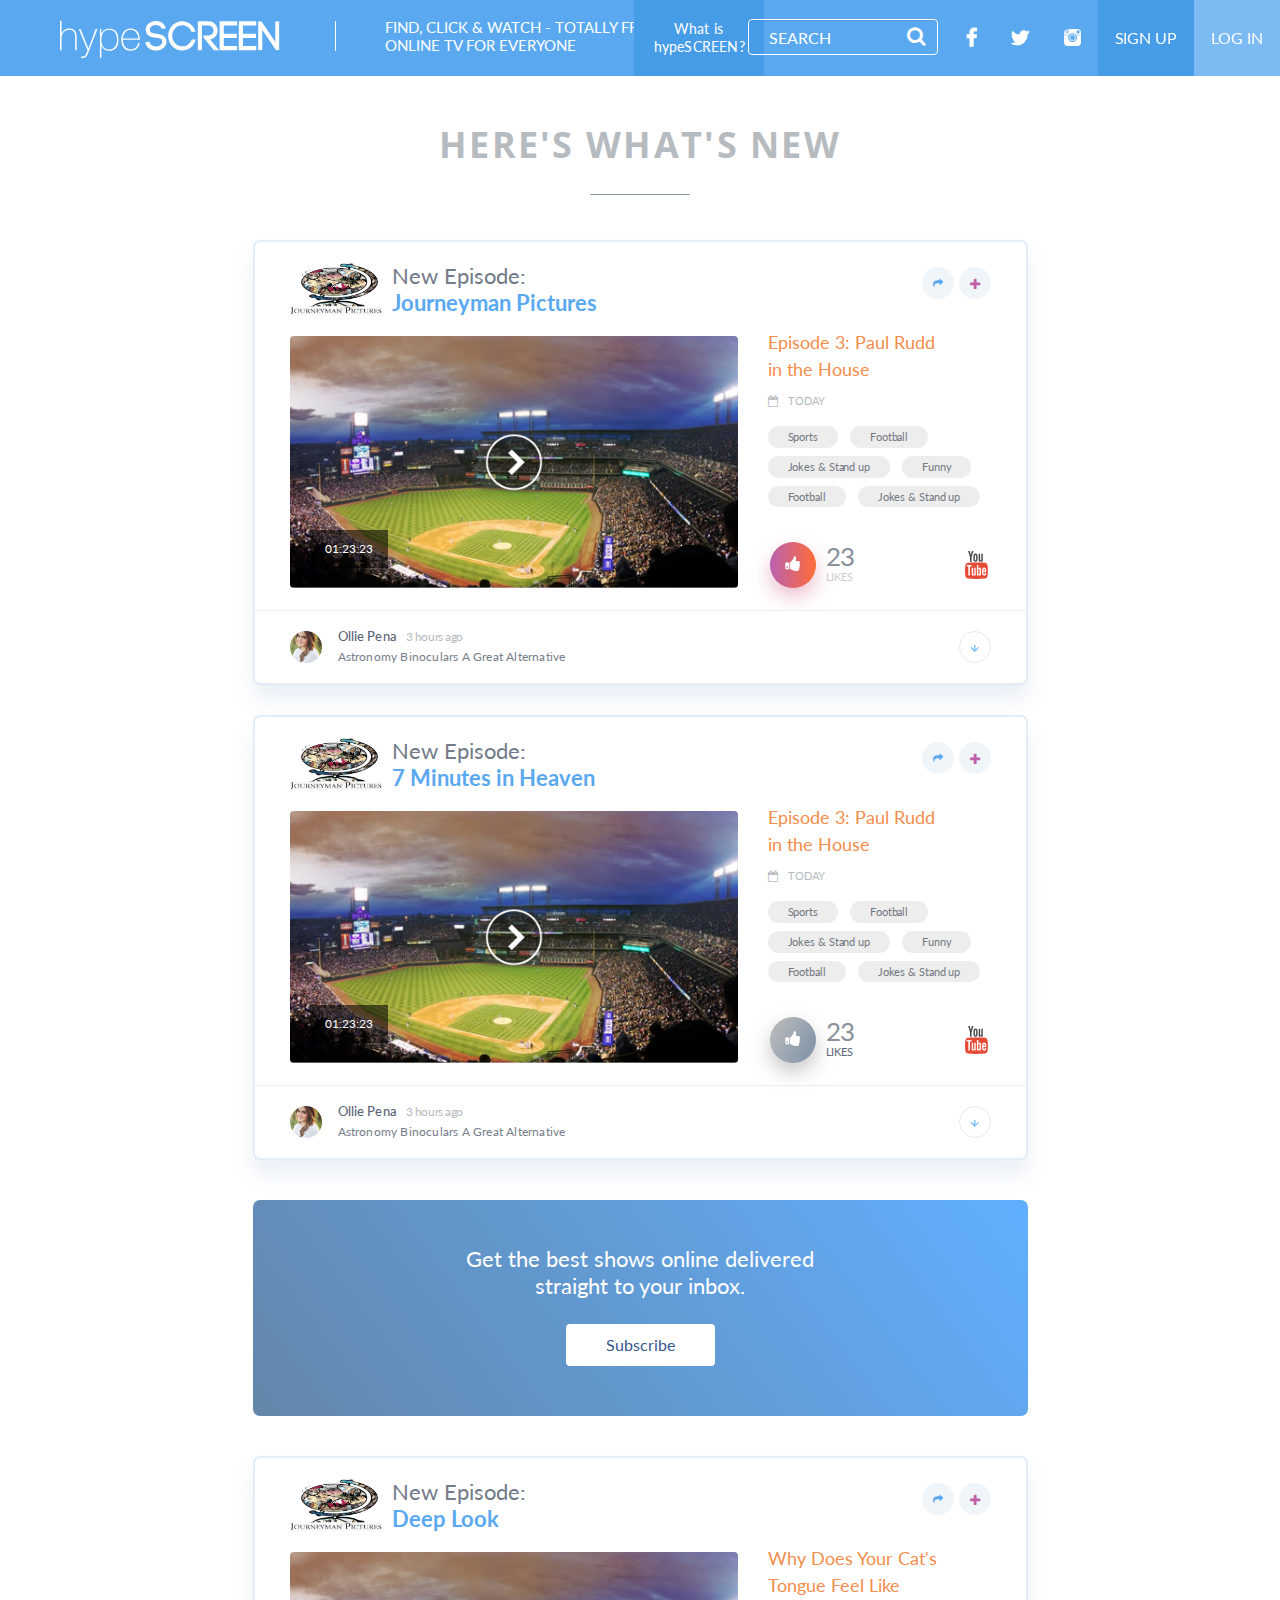
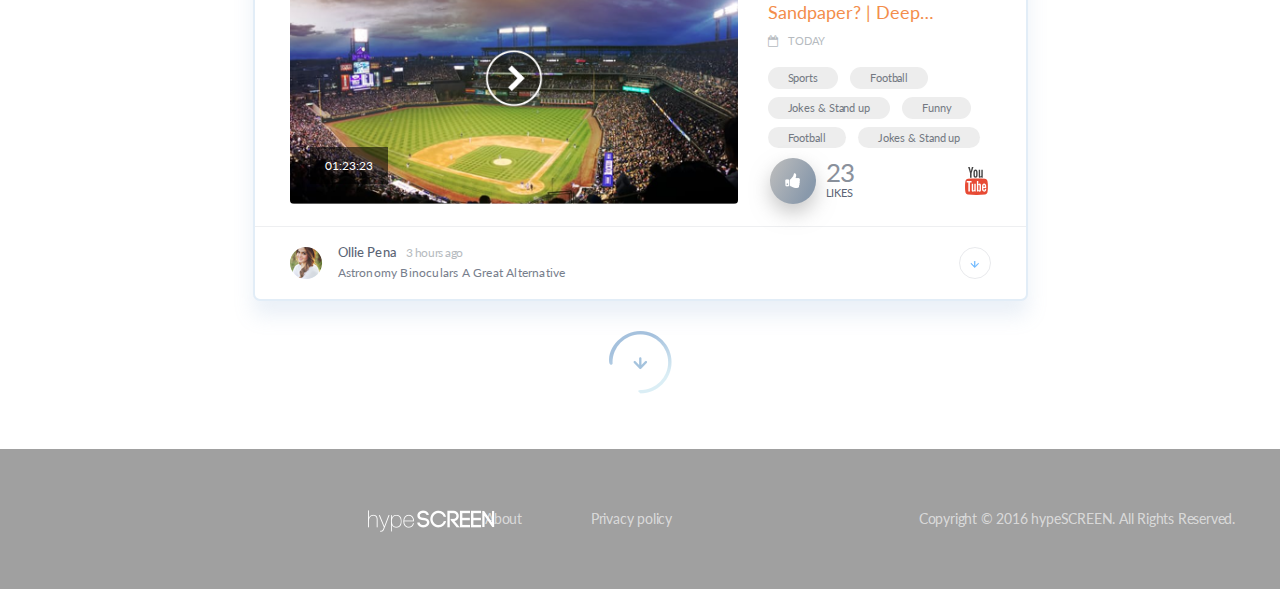
<file: index.html>
<!DOCTYPE html>
<html lang="en">

<head>
    <meta charset="utf-8">
    <meta http-equiv="X-UA-Compatible" content="IE=edge">
    <meta name="viewport" content="width=device-width, initial-scale=1">
    <meta name="apple-mobile-web-app-capable" content="yes"/>
    <meta name="description" content="Web TV Worth Watching">
    <meta name="author" content="">
    <link rel="shortcut icon" type="image/png" href="http://hypescreen.com/static/base/images/favicon.png"/>
    <title>hypeSCREEN</title>
    <link href="https://maxcdn.bootstrapcdn.com/font-awesome/4.7.0/css/font-awesome.min.css" rel="stylesheet">
    <link href="styles/css/ie10-viewport-bug-workaround.css" rel="stylesheet">
    <link href="styles/css/main.css" rel="stylesheet">
    <link href="https://fonts.googleapis.com/css?family=Lato:300,400,700,900|Open+Sans:400,700" rel="stylesheet"> 
    <!--[if lt IE 9]>
      <script src="js/html5shiv.min.js"></script>
      <script src="js/respond.min.js"></script>
    <![endif]-->
</head>

<body>
    <!--==========================================
                        Header 
    ===========================================-->
    <header>
        <nav class="navbar navbar-hypescreen">
            <div class="container-fluid">

                <!-- Nav mobile -->
                <div class="nav-mobile">
                    <a id="show-sidenav"> 
                        <img src="images/icon/bars_icon.svg" class="bars-icon" /> 
                        <img src="images/icon/close_icon.svg" class="close-icon" /> 
                    </a>
                </div>

                <!-- Logo -->
                <div class="navbar-header"> 
                    <a class="navbar-brand" href="index.html"><img src="images/logo.svg" alt="logo" title="logo"></a> 
                    <p class="tagline">
                        FIND, CLICK &amp; WATCH - TOTALLY FREE <br/>ONLINE TV FOR EVERYONE
                    </p>
                </div>

                <!-- Navbar menu -->
                <ul class="nav navbar-nav navbar-right">
                    <li class="about-nav anonymous"><a href="about.html">What is hypeSCREEN?</a></li>
                    <li class="form-nav">
                        <form class="form-search navbar-form navbar-left">
                            <div class="form-group">
                                  <input type="text" class="form-control" placeholder="Search">
                                    <button type="submit" class="btn btn-submit"><i class="fa fa-search"></i></button>
                            </div>
                        </form>
                    </li>
                    <li class="icon-link hidden-xs hidden-sm"><a href=""><i class="fa fa-facebook"></i></a></li>
                    <li class="icon-link hidden-xs hidden-sm"><a href=""><i class="fa fa-twitter"></i></a></li>
                    <li class="icon-link hidden-xs hidden-sm"><a href="https://www.instagram.com/hypescreen/"><img class="instagram-icon" src="images/icon/instagram.png"/></a></li>

                    <!-- User not login -->
                    <li class="nav-signup"><a href="#" data-toggle="modal" data-target="#signupModal">Sign Up</a></li> 
                    <li class="nav-login"><a href="#" data-toggle="modal" data-target="#loginModal">LOG IN</a></li>

                    <!-- User login -->
                    <!-- <li class="dropdown user-login">
                        <a href="#" class="dropdown-toggle" data-toggle="dropdown" role="button" aria-haspopup="true" aria-expanded="false"><img src="images/user.png" class="user-img" alt="user" title="user" /></a>
                        <ul class="dropdown-menu">
                            <li><a href="#">My profile</a></li>
                            <li><a href="index.html">Log out</a></li> 
                        </ul>
                    </li> -->

                </ul>
            </div> 
        </nav>
    </header>

    <!--==========================================
                        Main
    ===========================================-->
    <main>


        <!--==========================================
                            SIDENAV
        ===========================================-->
        <aside class="sidenav">
            <nav> 

                <!-- List menu -->
                <ul class="list-menu">
                    <li class="active">
                        <a href="index.html">
                            <img class="is-visible" src="images/icon/sidenav/newsfeed.svg"/> 
                            <img class="is-hidden" src="images/icon/sidenav/newsfeed_blue.svg"/> 
                            Newsfeed
                        </a>
                    </li>
                    <li>
                        <a href="browse.html">
                            <img class="is-visible" src="images/icon/sidenav/browse_shows.svg"/> 
                            <img class="is-hidden" src="images/icon/sidenav/browse_shows_blue.svg"/> 
                            Browse shows
                        </a>
                    </li>
                    <li>
                        <a href="my-favorites-not-login.html">
                            <img class="is-visible" src="images/icon/sidenav/favorites.svg"/> 
                            <img class="is-hidden" src="images/icon/sidenav/favorites_blue.svg"/> 
                            Favorites
                        </a>
                        <div class="separate">|</div>
                        <a href="my-watchlist-not-login.html">Watchlist</a>
                    </li>
                    <li>
                        <a href="#">
                            <img class="is-visible" src="images/icon/sidenav/comment.svg"/> 
                            <img class="is-hidden" src="images/icon/sidenav/comment_blue.svg"/> 
                            The Hypescreen Report
                        </a>
                    </li>
                </ul>

                <div class="sidenav-tab">
                    
                    <ul class="list-inline">
                        <li class="active"><a href="#categories" data-toggle="tab">Categories</a></li>
                        <li><a href="#top-shows" data-toggle="tab">Top Shows</a></li>
                    </ul>

                    <div class="tab-content">

                        <!-- Filter -->
                        <div id="categories" class="filter tab-pane active fade in">

                            <!-- Filter Header -->
                            <div class="filter-header visible-xs visible-sm">
                                <h2>- CHOOSE YOUR CATEGORIES -</h2>
                            </div>

                            <!-- Filter Body -->
                            <div class="filter-body">

                                <!-- Filter Tags -->
                                <div class="filter-tags">

                                    <button type="button" class="btn btn-tag btn-tag-image" data-color="default" 
                                        data-slug="business-tech">
                                        <div class="image">
                                            <img src="images/tags/business_technology.jpg" alt="Business & tech" 
                                            title="Business & tech"/>
                                        </div>
                                        <span>BUSINESS &amp; TECH</span>
                                    </button>

                                    <button type="button" class="btn btn-tag btn-tag-image" data-color="default" 
                                        data-slug="food-drink">
                                        <div class="image">
                                            <img src="images/tags/food_drink.jpg" alt="Food & Drink" title="Food & Drink"/>
                                        </div>
                                        <span>FOOD &amp; DRINK</span>
                                    </button>

                                    <button type="button" class="btn btn-tag btn-tag-image" data-color="default" 
                                        data-slug="funny">
                                        <div class="image">
                                            <img src="images/tags/funny.jpg" alt="Funny" title="Funny"/>
                                        </div>
                                        <span>FUNNY</span>
                                    </button>

                                    <button type="button" class="btn btn-tag btn-tag-image" data-color="default" 
                                        data-slug="nerd-culture">
                                        <div class="image">
                                            <img src="images/tags/nerd_culture.jpg" alt="Nerd Culture" title="Nerd Culture"/>
                                        </div>
                                        <span>NERD CULTURE</span>
                                    </button>

                                    <button type="button" class="btn btn-tag btn-tag-image" data-color="default" 
                                        data-slug="pop-culture">
                                        <div class="image">
                                            <img src="images/tags/pop_culture.jpg" alt="Pop Culture" title="Pop Culture"/>
                                        </div>
                                        <span>POP CULTURE</span>
                                    </button>

                                    <button type="button" class="btn btn-tag btn-tag-image" data-color="default" 
                                        data-slug="real-stories">
                                        <div class="image">
                                            <img src="images/tags/real_stories.jpg" alt="Real Stories" title="Real Stories"/>
                                        </div>
                                        <span>REAL STORIES</span>
                                    </button>

                                    <button type="button" class="btn btn-tag btn-tag-image" data-color="default" 
                                        data-slug="science-nature">
                                        <div class="image">
                                            <img src="images/tags/science_nature.jpg" alt="Science Nature" title="Science Nature"/>
                                        </div>
                                        <span>SCIENCE &amp; NATURE</span>
                                    </button>

                                    <button type="button" class="btn btn-tag btn-tag-image" data-color="default" 
                                        data-slug="style-beauty">
                                        <div class="image">
                                            <img src="images/tags/style_beauty.jpg" alt="Style Beauty" title="Style Beauty"/>
                                        </div>
                                        <span>STYLE &amp; BEAUTY</span>
                                    </button>

                                    <button type="button" class="btn btn-tag btn-tag-image" data-color="default" 
                                        data-slug="web-series">
                                        <div class="image">
                                            <img src="images/tags/web_series.jpg" alt="Web Series" title="Web Series"/>
                                        </div>
                                        <span>WEB SERIES</span>
                                    </button>

                                    <button type="button" class="btn btn-tag btn-tag-image" data-color="default" 
                                        data-slug="youtubers">
                                        <div class="image">
                                            <img src="images/tags/youtubers.jpg" alt="Youtubers" title="Youtubers"/>
                                        </div>
                                        <span>YOUTUBERS</span>
                                    </button>

                                </div>

                                <!-- Filter Action -->
                                <div class="filter-action clearfix">
                                    <div class="pull-left">
                                        <a href="#" class="btn btn-link">Clear All</a>
                                        <a href="#" class="btn btn-link">Select All</a>
                                    </div>
                                    <div class="pull-right">
                                        <div class="dropdown">
                                            <button class="btn btn-link dropdown-toggle" type="button" id="dropdownMenu1" data-toggle="dropdown" aria-haspopup="true" aria-expanded="true">
                                                All Publishers <i class="fa fa-caret-down"></i>
                                            </button>
                                            <ul class="dropdown-menu" aria-labelledby="dropdownMenu1">
                                                <li><a href="#">Action</a></li>
                                                <li><a href="#">Another action</a></li>
                                                <li><a href="#">Something else here</a></li>
                                                <li role="separator" class="divider"></li>
                                                <li><a href="#">Separated link</a></li>
                                            </ul>
                                        </div>
                                    </div>
                                </div>

                                <!-- Filter More Tags -->
                                <div class="filter-more-tags collapse" id="MoreTags">
                                    
                                        <button type="button" class="btn btn-tag" data-color="default" data-slug="animation">
                                            Animation
                                        </button>
                                    
                                        <button type="button" class="btn btn-tag" data-color="default" data-slug="art-dance">
                                            Art &amp; Dance
                                        </button>
                                    
                                        <button type="button" class="btn btn-tag" data-color="default" data-slug="automotive">
                                            Automotive
                                        </button>
                                    
                                        <button type="button" class="btn btn-tag" data-color="default" data-slug="celebs">
                                            Celebs
                                        </button>
                                    
                                        <button type="button" class="btn btn-tag" data-color="default" data-slug="classics">
                                            Classics
                                        </button>
                                    
                                        <button type="button" class="btn btn-tag" data-color="default" data-slug="diy-life-hacks">
                                            DIY &amp; Life Hacks
                                        </button>
                                    
                                        <button type="button" class="btn btn-tag" data-color="default" data-slug="documentary">
                                            Documentary
                                        </button>
                                    
                                        <button type="button" class="btn btn-tag" data-color="default" data-slug="drama">
                                            Drama
                                        </button>
                                    
                                        <button type="button" class="btn btn-tag" data-color="default" data-slug="game-shows">
                                            Game Shows
                                        </button>
                                    
                                        <button type="button" class="btn btn-tag" data-color="default" data-slug="gaming">
                                            Gaming
                                        </button>
                                    
                                        <button type="button" class="btn btn-tag" data-color="default" data-slug="health-wellness">
                                            Health &amp; Wellness
                                        </button>
                                    
                                        <button type="button" class="btn btn-tag" data-color="default" data-slug="history">
                                            History
                                        </button>
                                    
                                        <button type="button" class="btn btn-tag" data-color="default" data-slug="home-hospitality">
                                            Home &amp; Hospitality
                                        </button>
                                    
                                        <button type="button" class="btn btn-tag" data-color="default" data-slug="informational">
                                            Informational
                                        </button>
                                    
                                        <button type="button" class="btn btn-tag" data-color="default" data-slug="instructional">
                                            Instructional
                                        </button>
                                    
                                        <button type="button" class="btn btn-tag" data-color="default" data-slug="interviews">
                                            Interviews
                                        </button>
                                    
                                        <button type="button" class="btn btn-tag" data-color="default" data-slug="jokes-sketch-comedy">
                                            Jokes &amp; Sketch Comedy
                                        </button>
                                    
                                        <button type="button" class="btn btn-tag" data-color="default" data-slug="lgbt">
                                            LGBT
                                        </button>
                                    
                                        <button type="button" class="btn btn-tag" data-color="default" data-slug="love-dating">
                                            Love &amp; Dating
                                        </button>
                                    
                                        <button type="button" class="btn btn-tag" data-color="default" data-slug="movies-tv">
                                            Movies &amp; TV
                                        </button>
                                    
                                        <button type="button" class="btn btn-tag" data-color="default" data-slug="music">
                                            Music
                                        </button>
                                    
                                        <button type="button" class="btn btn-tag" data-color="default" data-slug="news">
                                            News
                                        </button>
                                    
                                        <button type="button" class="btn btn-tag" data-color="default" data-slug="our-faves">
                                            Our Faves
                                        </button>
                                    
                                        <button type="button" class="btn btn-tag" data-color="default" data-slug="parenthood">
                                            Parenthood
                                        </button>
                                    
                                        <button type="button" class="btn btn-tag" data-color="default" data-slug="pranks">
                                            Pranks
                                        </button>
                                    
                                        <button type="button" class="btn btn-tag" data-color="default" data-slug="reality">
                                            Reality
                                        </button>
                                    
                                        <button type="button" class="btn btn-tag" data-color="default" data-slug="reviews">
                                            Reviews
                                        </button>
                                    
                                        <button type="button" class="btn btn-tag" data-color="default" data-slug="sci-fi">
                                            Sci Fi
                                        </button>
                                    
                                        <button type="button" class="btn btn-tag" data-color="default" data-slug="sports">
                                            Sports
                                        </button>
                                    
                                        <button type="button" class="btn btn-tag" data-color="default" data-slug="talk-shows">
                                            Talk Shows
                                        </button>
                                    
                                        <button type="button" class="btn btn-tag" data-color="default" data-slug="teens">
                                            Teens
                                        </button>
                                    
                                        <button type="button" class="btn btn-tag" data-color="default" data-slug="thriller">
                                            Thriller
                                        </button>
                                    
                                        <button type="button" class="btn btn-tag" data-color="default" data-slug="travel">
                                            Travel
                                        </button>
                                    
                                </div>

                                <!-- Button Filter More Tags -->
                                <div class="btn-more-tags">
                                    <a class="btn btn-link collapsed" role="button" data-toggle="collapse" href="#MoreTags" aria-expanded="false" aria-controls="MoreTags">
                                        <img src="images/icon/tags_icon.svg"/>&nbsp; <span>More Tags</span>
                                    </a> 
                                </div> 
                            </div>
                        </div> 

                        <!-- Top Shows -->
                        <div id="top-shows" class="top-shows tab-pane fade">
                            <h2 class="visible-xs visible-sm">TOP SHOWS: </h2>
                            <div class="top-shows-dropdown"> 
                                <div class="btn-group clearfix">
                                    <button type="button" class="btn btn-primary">Funny</button>
                                    <button type="button" class="btn btn-primary dropdown-toggle" data-toggle="dropdown" aria-haspopup="true" aria-expanded="false">
                                        <i class="fa fa-caret-down"></i>
                                    </button>
                                    <ul class="dropdown-menu">
                                        <li><a href="#">Action</a></li>
                                        <li><a href="#">Another action</a></li>
                                        <li><a href="#">Something else here</a></li>
                                        <li role="separator" class="divider"></li>
                                        <li><a href="#">Separated link</a></li>
                                    </ul>
                                </div>
                            </div>
                            <div class="clearfix"></div>
                            <ul>
                                <li>
                                    <a href="#">
                                        <img src="images/top_shows/ice_hockey.png" alt="ice hockey" title="ice hockey">
                                        <h5 class="title">
                                            <span>Comedians In Cars Getting Coffee</span>
                                        </h5>
                                    </a>
                                </li>
                                <li>
                                    <a href="#">
                                        <img src="images/top_shows/pewdiepie.png" alt="pewdiepie" title="pewdiepie">
                                        <h5 class="title">
                                            <span>Every Single Step w/ Nigel Lythgoe</span>
                                        </h5>
                                    </a>
                                </li>
                                <li>
                                    <a href="#">
                                        <img src="images/top_shows/klub.png" alt="klub" title="klub">
                                        <h5 class="title">
                                            <span>Conde Nast Traveler</span>
                                        </h5>
                                    </a>
                                </li>
                                <li>
                                    <a href="#">
                                        <img src="images/top_shows/kontrafakt.png" alt="kontrafakt" title="kontrafakt">
                                        <h5 class="title">
                                            <span>Donald Trump's The Art of The Deal </span>
                                        </h5>
                                    </a>
                                </li>
                                <li>
                                    <a href="#">
                                        <img src="images/top_shows/moto.png" alt="moto" title="moto">
                                        <h5 class="title">
                                            <span>BlackBoxTV Presents | Horror Anthology Series</span>
                                        </h5>
                                    </a>
                                </li>
                                <li>
                                    <a href="#">
                                        <img src="images/top_shows/camel.png" alt="camel" title="camel">
                                        <h5 class="title">
                                            <span>Fear of the Walking Dead Flight 462</span>
                                        </h5>
                                    </a>
                                </li>
                            </ul>
                            <a href="#" class="go-to">GO TO ALL <img src="images/icon/arrow_right_icon.svg"/></a>
                        </div>
                        
                    </div>

                </div>

                <!-- Subscribe form -->
                <div class="subscribe-form"> 
                    <form>
                        <div class="form-group">
                            <input type="text" name="email_subscribe" class="form-control" placeholder="Subscribe to our newsletter"/>
                        </div>
                        <button type="button" class="btn btn-primary" data-toggle="modal" data-target="#subscriberModal">Subscribe</button>
                    </form>
                </div>
            </nav>
            <div id="nav-backdrop"></div>
        </aside>


        <!--==========================================
                        MAIN CONTENT
        ===========================================-->
        <div class="main-content">
            <div class="container">
                <h2 class="content-heading">HERE'S WHAT'S NEW</h2>

                <!-- Filter -->
                <div class="filter tab-pane visible-xs visible-sm">

                    <!-- Filter Header -->
                    <div class="filter-header visible-xs visible-sm">
                        <h2>- CHOOSE YOUR CATEGORIES -</h2>
                    </div>

                    <!-- Filter Body -->
                    <div class="filter-body">

                        <!-- Filter Tags -->
                        <div class="filter-tags">

                            <button type="button" class="btn btn-tag btn-tag-image" data-color="default" 
                                data-slug="business-tech">
                                <div class="image">
                                    <img src="images/tags/business_technology.jpg" alt="Business & tech" 
                                    title="Business & tech"/>
                                </div>
                                <span>BUSINESS &amp; TECH</span>
                            </button>

                            <button type="button" class="btn btn-tag btn-tag-image" data-color="default" 
                                data-slug="food-drink">
                                <div class="image">
                                    <img src="images/tags/food_drink.jpg" alt="Food & Drink" title="Food & Drink"/>
                                </div>
                                <span>FOOD &amp; DRINK</span>
                            </button>

                            <button type="button" class="btn btn-tag btn-tag-image" data-color="default" 
                                data-slug="funny">
                                <div class="image">
                                    <img src="images/tags/funny.jpg" alt="Funny" title="Funny"/>
                                </div>
                                <span>FUNNY</span>
                            </button>

                            <button type="button" class="btn btn-tag btn-tag-image" data-color="default" 
                                data-slug="nerd-culture">
                                <div class="image">
                                    <img src="images/tags/nerd_culture.jpg" alt="Nerd Culture" title="Nerd Culture"/>
                                </div>
                                <span>NERD CULTURE</span>
                            </button>

                            <button type="button" class="btn btn-tag btn-tag-image" data-color="default" 
                                data-slug="pop-culture">
                                <div class="image">
                                    <img src="images/tags/pop_culture.jpg" alt="Pop Culture" title="Pop Culture"/>
                                </div>
                                <span>POP CULTURE</span>
                            </button>

                            <button type="button" class="btn btn-tag btn-tag-image" data-color="default" 
                                data-slug="real-stories">
                                <div class="image">
                                    <img src="images/tags/real_stories.jpg" alt="Real Stories" title="Real Stories"/>
                                </div>
                                <span>REAL STORIES</span>
                            </button>

                            <button type="button" class="btn btn-tag btn-tag-image" data-color="default" 
                                data-slug="science-nature">
                                <div class="image">
                                    <img src="images/tags/science_nature.jpg" alt="Science Nature" title="Science Nature"/>
                                </div>
                                <span>SCIENCE &amp; NATURE</span>
                            </button>

                            <button type="button" class="btn btn-tag btn-tag-image" data-color="default" 
                                data-slug="style-beauty">
                                <div class="image">
                                    <img src="images/tags/style_beauty.jpg" alt="Style Beauty" title="Style Beauty"/>
                                </div>
                                <span>STYLE &amp; BEAUTY</span>
                            </button>

                            <button type="button" class="btn btn-tag btn-tag-image" data-color="default" 
                                data-slug="web-series">
                                <div class="image">
                                    <img src="images/tags/web_series.jpg" alt="Web Series" title="Web Series"/>
                                </div>
                                <span>WEB SERIES</span>
                            </button>

                            <button type="button" class="btn btn-tag btn-tag-image" data-color="default" 
                                data-slug="youtubers">
                                <div class="image">
                                    <img src="images/tags/youtubers.jpg" alt="Youtubers" title="Youtubers"/>
                                </div>
                                <span>YOUTUBERS</span>
                            </button>

                        </div>

                        <!-- Filter Action -->
                        <div class="filter-action clearfix">
                            <div class="pull-left">
                                <a href="#" class="btn btn-link">Clear All</a>
                                <a href="#" class="btn btn-link">Select All</a>
                            </div>
                            <div class="pull-right">
                                <div class="dropdown">
                                    <button class="btn btn-link dropdown-toggle" type="button" id="dropdownMenu1" data-toggle="dropdown" aria-haspopup="true" aria-expanded="true">
                                        All Publishers <i class="fa fa-caret-down"></i>
                                    </button>
                                    <ul class="dropdown-menu" aria-labelledby="dropdownMenu1">
                                        <li><a href="#">Action</a></li>
                                        <li><a href="#">Another action</a></li>
                                        <li><a href="#">Something else here</a></li>
                                        <li><a href="#">Action</a></li>
                                        <li><a href="#">Another action</a></li>
                                        <li><a href="#">Something else here</a></li>
                                        <li><a href="#">Action</a></li>
                                        <li><a href="#">Another action</a></li>
                                        <li><a href="#">Something else here</a></li>
                                        <li><a href="#">Action</a></li>
                                        <li><a href="#">Another action</a></li>
                                        <li><a href="#">Something else here</a></li>
                                        <li><a href="#">Action</a></li>
                                        <li><a href="#">Another action</a></li>
                                        <li><a href="#">Something else here</a></li>
                                    </ul>
                                </div>
                            </div>
                        </div>

                        <!-- Filter More Tags -->
                        <div class="filter-more-tags collapse" id="MoreTags">
                            
                                <button type="button" class="btn btn-tag" data-color="default" data-slug="animation">
                                    Animation
                                </button>
                            
                                <button type="button" class="btn btn-tag" data-color="default" data-slug="art-dance">
                                    Art &amp; Dance
                                </button>
                            
                                <button type="button" class="btn btn-tag" data-color="default" data-slug="automotive">
                                    Automotive
                                </button>
                            
                                <button type="button" class="btn btn-tag" data-color="default" data-slug="celebs">
                                    Celebs
                                </button>
                            
                                <button type="button" class="btn btn-tag" data-color="default" data-slug="classics">
                                    Classics
                                </button>
                            
                                <button type="button" class="btn btn-tag" data-color="default" data-slug="diy-life-hacks">
                                    DIY &amp; Life Hacks
                                </button>
                            
                                <button type="button" class="btn btn-tag" data-color="default" data-slug="documentary">
                                    Documentary
                                </button>
                            
                                <button type="button" class="btn btn-tag" data-color="default" data-slug="drama">
                                    Drama
                                </button>
                            
                                <button type="button" class="btn btn-tag" data-color="default" data-slug="game-shows">
                                    Game Shows
                                </button>
                            
                                <button type="button" class="btn btn-tag" data-color="default" data-slug="gaming">
                                    Gaming
                                </button>
                            
                                <button type="button" class="btn btn-tag" data-color="default" data-slug="health-wellness">
                                    Health &amp; Wellness
                                </button>
                            
                                <button type="button" class="btn btn-tag" data-color="default" data-slug="history">
                                    History
                                </button>
                            
                                <button type="button" class="btn btn-tag" data-color="default" data-slug="home-hospitality">
                                    Home &amp; Hospitality
                                </button>
                            
                                <button type="button" class="btn btn-tag" data-color="default" data-slug="informational">
                                    Informational
                                </button>
                            
                                <button type="button" class="btn btn-tag" data-color="default" data-slug="instructional">
                                    Instructional
                                </button>
                            
                                <button type="button" class="btn btn-tag" data-color="default" data-slug="interviews">
                                    Interviews
                                </button>
                            
                                <button type="button" class="btn btn-tag" data-color="default" data-slug="jokes-sketch-comedy">
                                    Jokes &amp; Sketch Comedy
                                </button>
                            
                                <button type="button" class="btn btn-tag" data-color="default" data-slug="lgbt">
                                    LGBT
                                </button>
                            
                                <button type="button" class="btn btn-tag" data-color="default" data-slug="love-dating">
                                    Love &amp; Dating
                                </button>
                            
                                <button type="button" class="btn btn-tag" data-color="default" data-slug="movies-tv">
                                    Movies &amp; TV
                                </button>
                            
                                <button type="button" class="btn btn-tag" data-color="default" data-slug="music">
                                    Music
                                </button>
                            
                                <button type="button" class="btn btn-tag" data-color="default" data-slug="news">
                                    News
                                </button>
                            
                                <button type="button" class="btn btn-tag" data-color="default" data-slug="our-faves">
                                    Our Faves
                                </button>
                            
                                <button type="button" class="btn btn-tag" data-color="default" data-slug="parenthood">
                                    Parenthood
                                </button>
                            
                                <button type="button" class="btn btn-tag" data-color="default" data-slug="pranks">
                                    Pranks
                                </button>
                            
                                <button type="button" class="btn btn-tag" data-color="default" data-slug="reality">
                                    Reality
                                </button>
                            
                                <button type="button" class="btn btn-tag" data-color="default" data-slug="reviews">
                                    Reviews
                                </button>
                            
                                <button type="button" class="btn btn-tag" data-color="default" data-slug="sci-fi">
                                    Sci Fi
                                </button>
                            
                                <button type="button" class="btn btn-tag" data-color="default" data-slug="sports">
                                    Sports
                                </button>
                            
                                <button type="button" class="btn btn-tag" data-color="default" data-slug="talk-shows">
                                    Talk Shows
                                </button>
                            
                                <button type="button" class="btn btn-tag" data-color="default" data-slug="teens">
                                    Teens
                                </button>
                            
                                <button type="button" class="btn btn-tag" data-color="default" data-slug="thriller">
                                    Thriller
                                </button>
                            
                                <button type="button" class="btn btn-tag" data-color="default" data-slug="travel">
                                    Travel
                                </button>
                            
                        </div>

                        <!-- Button Filter More Tags -->
                        <div class="btn-more-tags">
                            <a class="btn btn-link collapsed" role="button" data-toggle="collapse" href="#MoreTags" aria-expanded="false" aria-controls="MoreTags">
                                <img src="images/icon/tags_icon.svg"/>&nbsp; <span>More Tags</span>
                            </a> 
                        </div> 
                    </div>
                </div> 

                <!-- Newsfeed Post 1 -->
                <div id="newsfeed-post-1" class="card">

                    <!-- Header -->
                    <div class="card-header">
                        <h2 class="episode">
                            <a class="pull-left" href="#" target="_blank">
                                <img src="images/newsfeed/thumb_mwLQ8OQ.gif">
                            </a>
                            <div class="pull-left">
                                <p>New Episode:</p>
                                <p>
                                    <a href="#" target="_blank">Journeyman Pictures</a>
                                </p>
                            </div>
                        </h2>
                        <div class="share-watchlist">
                            <div class="add-watchlist">
                                <a class="btn">
                                    <i class="fa fa-plus"
                                       data-placement="top"
                                       data-toggle="tooltip"  
                                       title="Add to Watchlist"></i>
                                </a>
                            </div>
                            <div class="share">
                                <a tabindex="0"
                                   class="btn share-popover"   
                                   data-placement="top"
                                   data-html="true" 
                                   data-toggle="popover"  
                                   data-trigger="focus"
                                   role="button"
                                   title="false" 
                                   data-content="<div class='row no-gutters'><div class='col-xs-6'><a href=''><i class='fa fa-twitter'></i> Share on Twitter</a></div><div class='col-xs-6'><a href=''><i class='fa fa-facebook'></i> Share on Facebook</a></div></div><img class='share-arrow' src='images/newsfeed/share_arrow.svg'/>">
                                        <i  class="fa fa-share"
                                            data-placement="top"
                                            data-toggle="tooltip"  
                                            title="Share"></i>
                                </a>
                            </div>
                        </div>
                    </div>

                    <!-- Body -->
                    <div class="card-body clearfix">

                        <!-- Video -->
                        <div class="video">
                            <div class="video-inner">
                                <img src="images/newsfeed/post_1.png" alt="image" title="image" />
                                <div class="play-time">
                                    <span>01:23:23</span>
                                </div>
                                <div class="sticky-play">
                                    <a href=""><img src="images/icon-play-overlay.png"/></a>
                                </div>
                            </div>
                        </div>

                        <!-- Content -->
                        <div class="content">
                            <h3 title="Episode 3: Paul Rudd in the House">Episode 3: Paul Rudd in the House</h3>
                            <span class="time"><i class="fa fa-calendar-o"></i> TODAY</span>

                            <!-- Tags -->
                            <div class="tags">
                                <a href="" class="btn tag-item">Sports</a>
                                <a href="" class="btn tag-item">Football</a>
                                <a href="" class="btn tag-item">Jokes &amp; Stand up</a>
                                <a href="" class="btn tag-item">Funny</a>
                                <a href="" class="btn tag-item">Football</a>
                                <a href="" class="btn tag-item">Jokes &amp; Stand up</a>
                            </div>

                            <!-- Likes -->
                            <div class="likes clearfix">
                                <button class="btn" type="button"><img src="images/icon/thumb_up_icon.png"/></button>
                                <span class="count">23</span>
                                <span class="text">Likes</span>
                            </div>

                            <!-- Source -->
                            <div class="source">
                                <img src="images/newsfeed/youtube_logo.svg"/>
                            </div>
                        </div>
                    </div>
                    <div class="card-footer">

                        <!-- Comments -->
                        <div class="comments">
                            <a href="#">
                                <img src="images/newsfeed/profile.png" class="avatar" alt="image" title="image"/>
                                <h5>Ollie Pena</h5>
                                <span class="time">3 hours ago</span>
                            </a>
                            <p>
                                Astronomy Binoculars A Great Alternative
                            </p>
                        </div>

                        <!-- More comments -->
                        <div class="more-comments collapse" id="MoreComments-1">

                            <!-- Comments -->
                            <div class="comments">
                                <a href="#">
                                    <img src="images/newsfeed/profile_2.png" class="avatar" alt="image" title="image"/>
                                    <h5>Isaiah Delgado</h5>
                                    <span class="time">3 days ago</span>
                                </a>
                                <p>
                                    Creating Remarkable Poster Prints Through 4 Color Poster Printing
                                </p>  
                            </div>
                            <div class="comments">
                                <a href="#">
                                    <img src="images/newsfeed/profile_2.png" class="avatar" alt="image" title="image"/>
                                    <h5>Edward Hayes</h5>
                                    <span class="time">3 days ago</span>
                                </a>
                                <p>
                                    Las Vegas How To Have Non Gambling Related Fun
                                </p>  
                            </div> 
                            <div class="comments comments-form clearfix">
                                <button type="button" class="btn btn-primary anonymous pull-right" data-toggle="modal" data-target="#loginModal">
                                    Leave a comment
                                </button>
                            </div>
                        </div>

                        <!-- Btn more comments -->
                        <div class="btn-more-comments hidden-xs">
                            <a class="collapsed" data-toggle="collapse" href="#MoreComments-1" aria-expanded="false" aria-controls="MoreComments-1">
                                <img src="images/icon/arrow_down_icon.svg" />
                            </a> 
                        </div>

                        <!-- Btn more comments mobile -->
                        <div class="btn-more-comments visible-xs">
                            <a class="collapsed dot-icon" data-toggle="collapse" href="#MoreComments-1" aria-expanded="false" aria-controls="MoreComments-1">
                                <img src="images/newsfeed/dot_icon.png" />
                            </a> 
                            <a class="collapsed" data-toggle="collapse" href="#MoreComments-1" aria-expanded="false" aria-controls="MoreComments-1">
                                <img src="images/icon/arrow_down_icon.svg" />
                            </a> 
                        </div>
                    </div>
                </div>

                <!-- Newsfeed Post 2 -->
                <div id="newsfeed-post-2" class="card">

                    <!-- Header -->
                    <div class="card-header">
                        <h2 class="episode">
                            <a class="pull-left" href="#" target="_blank">
                                <img src="images/newsfeed/thumb_mwLQ8OQ.gif">
                            </a>
                            <div class="pull-left">
                                <p>New Episode:</p>
                                <p>
                                    <a href="#" target="_blank">7 Minutes in Heaven</a>
                                </p>
                            </div>
                        </h2>
                        <div class="share-watchlist">
                            <div class="add-watchlist">
                                <a class="btn">
                                    <i class="fa fa-plus"
                                       data-placement="top"
                                       data-toggle="tooltip"  
                                       title="Add to Watchlist"></i>
                                </a>
                            </div>
                            <div class="share">
                                <a tabindex="0"
                                   class="btn share-popover"   
                                   data-placement="top"
                                   data-html="true" 
                                   data-toggle="popover"  
                                   data-trigger="focus"
                                   role="button"
                                   title="false" 
                                   data-content="<div class='row no-gutters'><div class='col-xs-6'><a href=''><i class='fa fa-twitter'></i> Share on Twitter</a></div><div class='col-xs-6'><a href=''><i class='fa fa-facebook'></i> Share on Facebook</a></div></div><img class='share-arrow' src='images/newsfeed/share_arrow.svg'/>">
                                        <i  class="fa fa-share"
                                            data-placement="top"
                                            data-toggle="tooltip"  
                                            title="Share"></i>
                                </a>
                            </div>
                        </div>
                    </div>

                    <!-- Body -->
                    <div class="card-body clearfix">

                        <!-- Video -->
                        <div class="video">
                            <div class="video-inner">
                                <img src="images/newsfeed/post_1.png" alt="image" title="image" />
                                <div class="play-time">
                                    <span>01:23:23</span>
                                </div>
                                <div class="sticky-play">
                                    <a href=""><img src="images/icon-play-overlay.png"/></a>
                                </div>
                            </div>
                        </div>

                        <!-- Content -->
                        <div class="content">
                            <h3 title="Episode 3: Paul Rudd in the House">Episode 3: Paul Rudd in the House</h3>
                            <span class="time"><i class="fa fa-calendar-o"></i> TODAY</span>

                            <!-- Tags -->
                            <div class="tags">
                                <a href="" class="btn tag-item">Sports</a>
                                <a href="" class="btn tag-item">Football</a>
                                <a href="" class="btn tag-item">Jokes &amp; Stand up</a>
                                <a href="" class="btn tag-item">Funny</a>
                                <a href="" class="btn tag-item">Football</a>
                                <a href="" class="btn tag-item">Jokes &amp; Stand up</a>
                            </div>

                            <!-- Likes -->
                            <div class="likes clearfix">
                                <button class="btn not-like" type="button"><img src="images/icon/thumb_up_icon.png"/></button>
                                <span class="count">23</span>
                                <span class="text">Likes</span>
                            </div>

                            <!-- Source -->
                            <div class="source">
                                <img src="images/newsfeed/youtube_logo.svg"/>
                            </div>
                        </div>
                    </div>
                    <div class="card-footer">

                        <!-- Comments -->
                        <div class="comments">
                            <a href="#">
                                <img src="images/newsfeed/profile.png" class="avatar" alt="image" title="image"/>
                                <h5>Ollie Pena</h5>
                                <span class="time">3 hours ago</span>
                            </a>
                            <p>
                                Astronomy Binoculars A Great Alternative
                            </p>
                        </div>

                        <!-- More comments -->
                        <div class="more-comments collapse" id="MoreComments-2">

                            <!-- Comments -->
                            <div class="comments">
                                <a href="#">
                                    <img src="images/newsfeed/profile_2.png" class="avatar" alt="image" title="image"/>
                                    <h5>Isaiah Delgado</h5>
                                    <span class="time">3 days ago</span>
                                </a>
                                <p>
                                    Creating Remarkable Poster Prints Through 4 Color Poster Printing
                                </p>  
                            </div>
                            <div class="comments">
                                <a href="#">
                                    <img src="images/newsfeed/profile_2.png" class="avatar" alt="image" title="image"/>
                                    <h5>Edward Hayes</h5>
                                    <span class="time">3 days ago</span>
                                </a>
                                <p>
                                    Las Vegas How To Have Non Gambling Related Fun
                                </p>  
                            </div>
                            <div class="comments comments-form clearfix">
                                <button type="button" class="btn btn-primary anonymous pull-right" data-toggle="modal" data-target="#loginModal">
                                    Leave a comment
                                </button>
                            </div>
                        </div>

                        <!-- Btn more comments -->
                        <div class="btn-more-comments">
                            <a class="collapsed" data-toggle="collapse" href="#MoreComments-2" aria-expanded="false" aria-controls="MoreComments-2">
                                <img src="images/icon/arrow_down_icon.svg" />
                            </a> 
                        </div>

                        <!-- Btn more comments mobile -->
                        <div class="btn-more-comments visible-xs">
                            <a class="collapsed dot-icon" data-toggle="collapse" href="#MoreComments-2" aria-expanded="false" aria-controls="MoreComments-2">
                                <img src="images/newsfeed/dot_icon.png" />
                            </a> 
                            <a class="collapsed" data-toggle="collapse" href="#MoreComments-2" aria-expanded="false" aria-controls="MoreComments-2">
                                <img src="images/icon/arrow_down_icon.svg" />
                            </a> 
                        </div>
                    </div>
                </div>

                <!-- Subscribe -->
                <div class="subscribe-card">
                    <div class="inner">
                        <h3>Get the best shows online delivered straight to your inbox.</h3>
                        <a href="" class="btn btn-subscribe">Subscribe</a>
                    </div>
                </div>

                <!-- Newsfeed Post 3 -->
                <div id="newsfeed-post-3" class="card">

                    <!-- Header -->
                    <div class="card-header">
                        <h2 class="episode">
                            <a class="pull-left" href="#" target="_blank">
                                <img src="images/newsfeed/thumb_mwLQ8OQ.gif">
                            </a>
                            <div class="pull-left">
                                <p>New Episode:</p>
                                <p>
                                    <a href="#" target="_blank">Deep Look</a>
                                </p>
                            </div>
                        </h2>
                        <div class="share-watchlist">
                            <div class="add-watchlist">
                                <a class="btn">
                                    <i class="fa fa-plus"
                                       data-placement="top"
                                       data-toggle="tooltip"  
                                       title="Add to Watchlist"></i>
                                </a>
                            </div>
                            <div class="share">
                                <a tabindex="0"
                                   class="btn share-popover"   
                                   data-placement="top"
                                   data-html="true" 
                                   data-toggle="popover"  
                                   data-trigger="focus"
                                   role="button"
                                   title="false" 
                                   data-content="<div class='row no-gutters'><div class='col-xs-6'><a href=''><i class='fa fa-twitter'></i> Share on Twitter</a></div><div class='col-xs-6'><a href=''><i class='fa fa-facebook'></i> Share on Facebook</a></div></div><img class='share-arrow' src='images/newsfeed/share_arrow.svg'/>">
                                        <i  class="fa fa-share"
                                            data-placement="top"
                                            data-toggle="tooltip"  
                                            title="Share"></i>
                                </a>
                            </div>
                        </div>
                    </div>

                    <!-- Body -->
                    <div class="card-body clearfix">

                        <!-- Video -->
                        <div class="video">
                            <div class="video-inner">
                                <img src="images/newsfeed/post_1.png" alt="image" title="image" />
                                <div class="play-time">
                                    <span>01:23:23</span>
                                </div>
                                <div class="sticky-play">
                                    <a href=""><img src="images/icon-play-overlay.png"/></a>
                                </div>
                            </div>
                        </div>

                        <!-- Content -->
                        <div class="content">
                            <h3 title="Why Does Your Cat's Tongue Feel Like Sandpaper? | Deep Look">Why Does Your Cat's Tongue Feel Like Sandpaper? | Deep Look</h3>
                            <span class="time"><i class="fa fa-calendar-o"></i> TODAY</span>

                            <!-- Tags -->
                            <div class="tags">
                                <a href="" class="btn tag-item">Sports</a>
                                <a href="" class="btn tag-item">Football</a>
                                <a href="" class="btn tag-item">Jokes &amp; Stand up</a>
                                <a href="" class="btn tag-item">Funny</a>
                                <a href="" class="btn tag-item">Football</a>
                                <a href="" class="btn tag-item">Jokes &amp; Stand up</a>
                                <a href="" class="btn tag-item">Jokes &amp; Stand up</a>
                                <a href="" class="btn tag-item">Funny</a>
                                <a href="" class="btn tag-item">Football</a>
                                <a href="" class="btn tag-item">Jokes &amp; Stand up</a>
                            </div>

                            <!-- Likes -->
                            <div class="likes clearfix">
                                <button class="btn not-like" type="button"><img src="images/icon/thumb_up_icon.png"/></button>
                                <span class="count">23</span>
                                <span class="text">Likes</span>
                            </div>

                            <!-- Source -->
                            <div class="source">
                                <img src="images/newsfeed/youtube_logo.svg"/>
                            </div>
                        </div>
                    </div>
                    <div class="card-footer">

                        <!-- Comments -->
                        <div class="comments">
                            <a href="#">
                                <img src="images/newsfeed/profile.png" class="avatar" alt="image" title="image"/>
                                <h5>Ollie Pena</h5>
                                <span class="time">3 hours ago</span>
                            </a>
                            <p>
                                Astronomy Binoculars A Great Alternative
                            </p>
                        </div>

                        <!-- More comments -->
                        <div class="more-comments collapse" id="MoreComments-3">

                            <!-- Comments -->
                            <div class="comments">
                                <a href="#">
                                    <img src="images/newsfeed/profile_2.png" class="avatar" alt="image" title="image"/>
                                    <h5>Isaiah Delgado</h5>
                                    <span class="time">3 days ago</span>
                                </a>
                                <p>
                                    Creating Remarkable Poster Prints Through 4 Color Poster Printing
                                </p>  
                            </div>
                            <div class="comments">
                                <a href="#">
                                    <img src="images/newsfeed/profile_2.png" class="avatar" alt="image" title="image"/>
                                    <h5>Edward Hayes</h5>
                                    <span class="time">3 days ago</span>
                                </a>
                                <p>
                                    Las Vegas How To Have Non Gambling Related Fun
                                </p>  
                            </div>
                            <div class="comments comments-form clearfix">
                                <button type="button" class="btn btn-primary anonymous pull-right" data-toggle="modal" data-target="#loginModal">
                                    Leave a comment
                                </button>
                            </div>
                        </div>

                        <!-- Btn more comments -->
                        <div class="btn-more-comments">
                            <a class="collapsed" data-toggle="collapse" href="#MoreComments-3" aria-expanded="false" aria-controls="MoreComments-3">
                                <img src="images/icon/arrow_down_icon.svg" />
                            </a> 
                        </div>

                        <!-- Btn more comments mobile -->
                        <div class="btn-more-comments visible-xs">
                            <a class="collapsed dot-icon" data-toggle="collapse" href="#MoreComments-3" aria-expanded="false" aria-controls="MoreComments-3">
                                <img src="images/newsfeed/dot_icon.png" />
                            </a> 
                            <a class="collapsed" data-toggle="collapse" href="#MoreComments-3" aria-expanded="false" aria-controls="MoreComments-3">
                                <img src="images/icon/arrow_down_icon.svg" />
                            </a> 
                        </div>
                    </div>
                </div>
                <!-- load more -->
                <div class="load-more">
                    <a class="action">
                        <img class="oval" src="images/icon/loading_oval_icon.png"/>
                        <img class="arrow" src="images/icon/loading_arrow_icon.png"/>
                        <div class="dot"></div>
                    </a>
                </div>
                
            </div>
        </div>
    </main>

    <!--==========================================
                        Footer
    ===========================================-->
    <footer id="footer" class="footer">
        <div class="footer-inner container">
            <div class="footer-logo">
                <a href="index.html">
                    <img src="images/logo_footer.png" alt="logo" title="logo" />
                </a>
            </div>
            <div class="footer-links">
                <ul class="list-inline">
                    <li><a href="#">About</a></li>
                    <li><a href="#">Privacy policy</a></li>
                </ul>
            </div>
            <div class="footer-copyright">
                <span>Copyright &copy; 2016 <a href="#">hypeSCREEN</a>. All Rights Reserved.</span>
            </div>
        </div>
    </footer>

    <!-- LOG IN MODAL -->
    <div class="modal fade v-middle login-modal" id="loginModal" tabindex="-1" role="dialog" aria-labelledby="loginModalLabel">
        <div class="modal-dialog" role="document">
            <div class="modal-content">
                <div class="modal-header">
                    <button type="button" class="close" data-dismiss="modal" aria-label="Close"><img src="images/icon/close_modal_icon.svg"/></button>
                    <img src="images/logo_lg.png" alt="logo" title="logo" />
                </div>
                <div class="modal-body">
                    <div class="auth">
                        <a href="user-login.html" class="facebook"><img src="images/sign_in_fb.png"/></a>
                        <a href="user-login.html" class="google-plus"><img src="images/sign_in_google.png"/></a>
                    </div>
                    <form>
                        <div class="form-group">
                            <input type="email" class="form-control" id="email" placeholder="Email">
                        </div>
                        <div class="form-group">
                            <input type="password" class="form-control" id="password" placeholder="Password">
                        </div> 

                        <!-- Button Login -->  <!-- <button type="submit" class="btn btn-primary btn-login">Log in</button> -->

                        <!-- For demo page --> <a href="user-login.html" class="btn btn-primary btn-login">Log in</a>

                        <a href="#" class="btn btn-link btn-signup" data-toggle="modal" data-target="#signupModal" data-dismiss="modal">Or sign up here</a>
                    </form>
                </div> 
            </div>
        </div>
    </div>

    <!-- SIGN UP MODAL -->
    <div class="modal fade v-middle signup-modal" id="signupModal" tabindex="-1" role="dialog" aria-labelledby="signupModalLabel">
        <div class="modal-dialog" role="document">
            <div class="modal-content">
                <div class="modal-header">
                    <button type="button" class="close" data-dismiss="modal" aria-label="Close"><img src="images/icon/close_modal_icon.svg"/></button>
                    <img src="images/logo_lg.png" alt="logo" title="logo" />
                    <h2>Sign Up</h2>
                </div>
                <div class="modal-body">
                    <div class="auth">
                        <a href="user-login.html" class="facebook"><img src="images/sign_in_fb.png"/></a>
                        <a href="user-login.html" class="google-plus"><img src="images/sign_in_google.png"/></a>
                    </div>
                    <div class="divider"><span>- OR -</span></div>
                    <form>
                        <div class="form-group">
                            <input type="username" class="form-control" id="username" placeholder="Username">
                        </div>
                        <div class="form-group">
                            <input type="email" class="form-control" id="email" placeholder="Email">
                        </div>
                        <div class="form-group">
                            <input type="password" class="form-control" id="password" placeholder="Password">
                        </div> 
                        <div class="form-group">
                            <input type="confirm-password" class="form-control" id="confirm-password" placeholder="Confirm Password">
                        </div>  

                        <a href="user-login.html" class="btn btn-primary btn-signup">Sign Up</a>
                        
                        <p>Already have an account? <a href="#" data-toggle="modal" data-target="#loginModal" data-dismiss="modal">Log in here</a>.</p>
                    </form>
                </div> 
            </div>
        </div>
    </div>

    <!-- SUBSCRIBER MODAL -->
    <div class="modal fade v-middle subscriber-modal" id="subscriberModal" tabindex="-1" role="dialog" aria-labelledby="subscriberModalLabel">
        <div class="modal-dialog" role="document">
            <div class="modal-content">
                <div class="modal-header">
                    <button type="button" class="close" data-dismiss="modal" aria-label="Close"><img src="images/icon/close_modal_icon.svg"/></button>
                    <img src="images/logo_lg.png" alt="logo" title="logo" />
                    <div class="subscribe-img">
                        <img src="images/subscribe_img.png" class="img-responsive" alt="subscribe" title="subscribe"/>
                    </div>
                </div>
                <div class="modal-body">
                    <h2>
                        Get the best shows online <br/>
                        delivered straight to your inbox.
                    </h2>
                    <!-- Subscribe form -->
                    <div class="subscribe-form"> 
                        <form>
                            <div class="form-group">
                                <input id="email_subscribe" type="email" name="email_subscribe" class="form-control" placeholder="Enter your email address"/>
                            </div>
                            <button type="submit" class="btn btn-primary">Subscribe</button>
                        </form>
                        <p class="notes">Unsubscribe anytime.</p>
                    </div>
                    <h3>
                        Or sign up, <br/>
                        to get the newsletter + full access to site.
                    </h3>
                    <a href="#" class="btn btn-primary btn-signup" data-toggle="modal" data-target="#signupModal" data-dismiss="modal">Sign Up</a>
                </div> 
            </div>
        </div>
    </div>

    <!--==========================================
                  Javascript core
    ===========================================-->
    <script src="js/jquery.min.js"></script>
    <!-- <script src="js/modernizr.min.js"></script>   -->
    <script src="js/bootstrap.min.js"></script>
    <script src="js/ie10-viewport-bug-workaround.js"></script>
    <script src="js/custom.js"></script>
    <script type="text/javascript">
        $(document).ready(function() {


            $('.card').each(function() {
                var $CommentText = $('.card-footer .comment > p'),
                    $CommentTextFound = $(this).find($CommentText);

                if ($CommentTextFound.height() > 57) {
                    $CommentTextFound.addClass('ellipsis');
                    if ($CommentTextFound.hasClass('ellipsis')) {
                        $CommentTextFound.parent().parent().prepend(
                            $('<div/>', {'class': 'btn-more-comments'}).append(
                                $('<a/>', {'class': 'dot-icon act-toggle-more-comments', 'href': '#'}).append(
                                    $('<img/>', {'src': '/static/base/images/newsfeed/dot_icon.png'})
                                )
                            )
                            .append(
                                $('<a/>', {'class': 'arrow-icon act-toggle-more-comments', 'href': '#'}).append(
                                    $('<img/>', {'src': '/static/base/images/icon/arrow_down_icon.svg'})
                                )
                            )
                        );
                    }
                } else {
                    $CommentTextFound.removeClass('ellipsis');
                }
            });


        });
    </script>
</body>

</html>
</file>
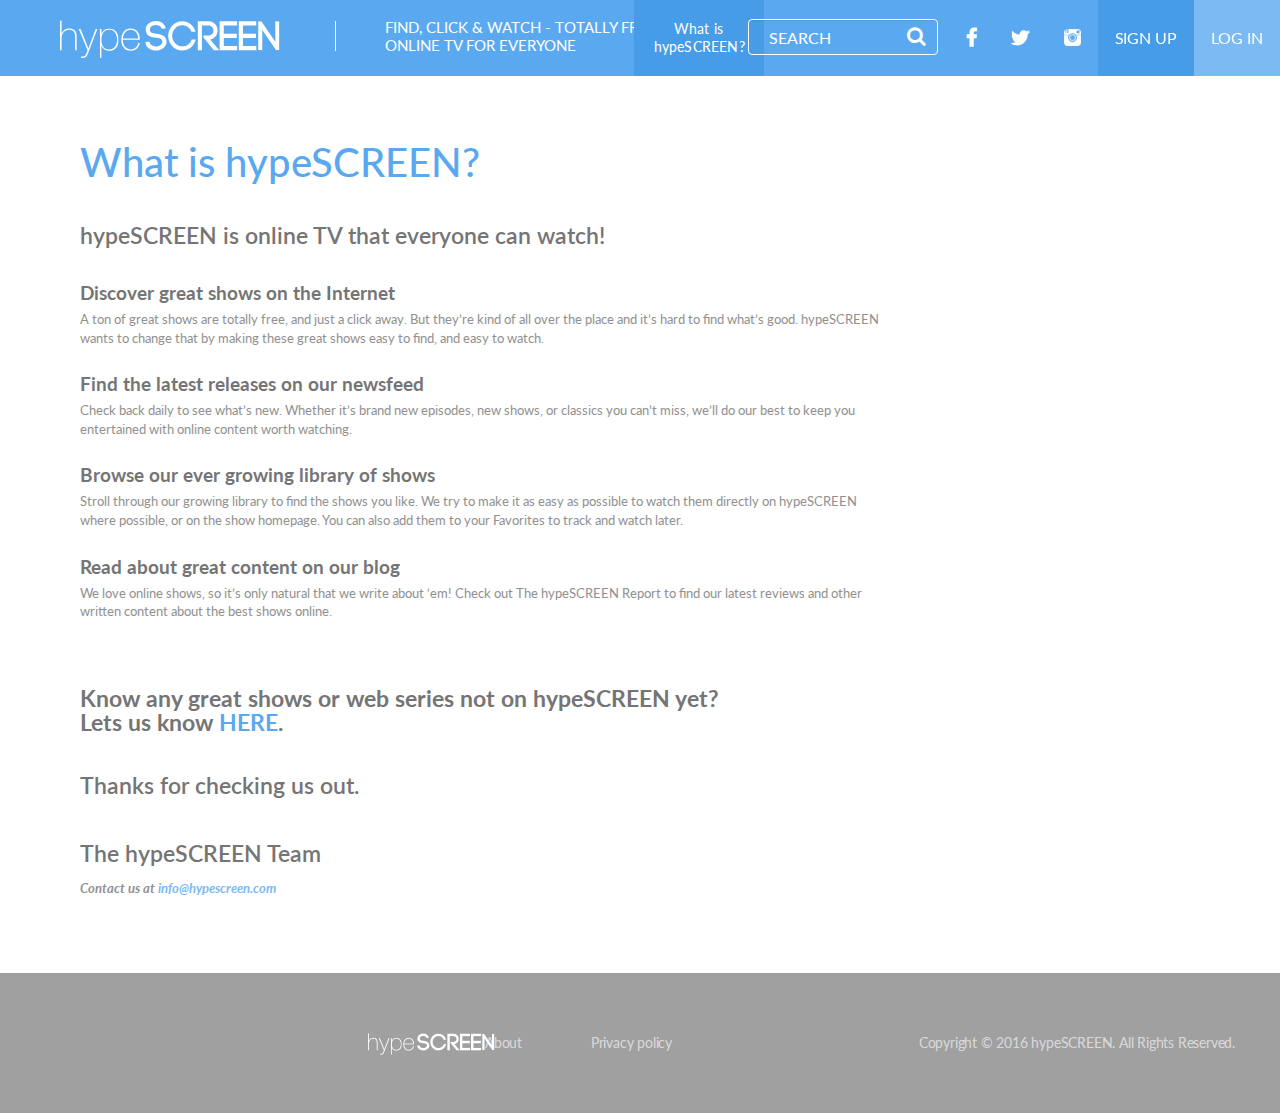
<file: about.html>
<!DOCTYPE html>
<html lang="en">

<head>
    <meta charset="utf-8">
    <meta http-equiv="X-UA-Compatible" content="IE=edge">
    <meta name="viewport" content="width=device-width, initial-scale=1">
    <meta name="description" content="Web TV Worth Watching">
    <meta name="author" content="">
    <link rel="shortcut icon" type="image/png" href="http://hypescreen.com/static/base/images/favicon.png"/>
    <title>About | hypeSCREEN</title>
    <link href="https://maxcdn.bootstrapcdn.com/font-awesome/4.7.0/css/font-awesome.min.css" rel="stylesheet">
    <link href="styles/css/ie10-viewport-bug-workaround.css" rel="stylesheet">
    <link href="styles/css/main.css" rel="stylesheet">
    <link href="https://fonts.googleapis.com/css?family=Lato:300,400,700|Open+Sans:400,700" rel="stylesheet"> 
    <!--[if lt IE 9]>
      <script src="js/html5shiv.min.js"></script>
      <script src="js/respond.min.js"></script>
    <![endif]-->
</head>

<body id="about-page">
    <!--==========================================
                        Header 
    ===========================================-->
    <header>
        <nav class="navbar navbar-hypescreen">
            <div class="container-fluid">
            
                <!-- Nav mobile -->
                <div class="nav-mobile">
                    <a id="show-sidenav"> 
                        <img src="images/icon/bars_icon.svg" class="bars-icon" /> 
                        <img src="images/icon/close_icon.svg" class="close-icon" /> 
                    </a>
                </div>

                <!-- Logo -->
                <div class="navbar-header"> 
                    <a class="navbar-brand" href="index.html"><img src="images/logo.svg" alt="logo" title="logo"></a> 
                    <p class="tagline">
                        FIND, CLICK &amp; WATCH - TOTALLY FREE <br/>ONLINE TV FOR EVERYONE
                    </p>
                </div>

                <!-- Navbar menu -->
                <ul class="nav navbar-nav navbar-right">
                    <li class="about-nav anonymous"><a href="about.html">What is hypeSCREEN?</a></li>
                    <li class="form-nav">
                        <form class="form-search navbar-form navbar-left">
                            <div class="form-group">
                                  <input type="text" class="form-control" placeholder="Search">
                                    <button type="submit" class="btn btn-submit"><i class="fa fa-search"></i></button>
                            </div>
                        </form>
                    </li>
                    <li class="hidden-xs hidden-sm"><a href=""><i class="fa fa-facebook"></i></a></li>
                    <li class="hidden-xs hidden-sm"><a href=""><i class="fa fa-twitter"></i></a></li>
                    <li class="hidden-xs hidden-sm"><a href="https://www.instagram.com/hypescreen/"><img class="instagram-icon" src="images/icon/instagram.png"/></a></li>

                    <!-- User not login -->
                    <li class="nav-signup"><a href="#">Sign Up</a></li> 
                    <li class="nav-login"><a href="#" data-toggle="modal" data-target="#loginModal">LOG IN</a></li>

                    <!-- User login -->
                    <!-- <li class="dropdown user-login">
                        <a href="#" class="dropdown-toggle" data-toggle="dropdown" role="button" aria-haspopup="true" aria-expanded="false"><img src="images/user.png" class="user-img" alt="user" title="user" /></a>
                        <ul class="dropdown-menu">
                            <li><a href="#">My profile</a></li>
                            <li><a href="index.html">Log out</a></li> 
                        </ul>
                    </li> -->
                </ul>
            </div> 
        </nav>
    </header>

    <!--==========================================
                        Main
    ===========================================-->
    <main>


        <!--==========================================
                            SIDENAV
        ===========================================-->
        <aside class="sidenav">
            <nav> 

                <!-- List menu -->
                <ul class="list-menu">
                    <li>
                        <a href="index.html">
                            <img class="is-visible" src="images/icon/sidenav/newsfeed.svg"/> 
                            <img class="is-hidden" src="images/icon/sidenav/newsfeed_blue.svg"/> 
                            Newsfeed
                        </a>
                    </li>
                    <li>
                        <a href="browse.html">
                            <img class="is-visible" src="images/icon/sidenav/browse_shows.svg"/> 
                            <img class="is-hidden" src="images/icon/sidenav/browse_shows_blue.svg"/> 
                            Browse shows
                        </a>
                    </li>
                    <li>
                        <a href="my-favorites-not-login.html">
                            <img class="is-visible" src="images/icon/sidenav/favorites.svg"/> 
                            <img class="is-hidden" src="images/icon/sidenav/favorites_blue.svg"/> 
                            Favorites
                        </a>
                        <div class="separate">|</div>
                        <a href="my-watchlist-not-login.html">Watchlist</a>
                    </li>
                    <li>
                        <a href="#">
                            <img class="is-visible" src="images/icon/sidenav/comment.svg"/> 
                            <img class="is-hidden" src="images/icon/sidenav/comment_blue.svg"/> 
                            The Hypescreen Report
                        </a>
                    </li>
                </ul>

                <div class="sidenav-tab">
                    
                    <ul class="list-inline">
                        <li class="active"><a href="#categories" data-toggle="tab">Categories</a></li>
                        <li><a href="#top-shows" data-toggle="tab">Top Shows</a></li>
                    </ul>

                    <div class="tab-content">

                        <!-- Filter -->
                        <div id="categories" class="filter tab-pane active fade in">

                            <!-- Filter Header -->
                            <div class="filter-header visible-xs visible-sm">
                                <h2>- CHOOSE YOUR CATEGORIES -</h2>
                            </div>

                            <!-- Filter Body -->
                            <div class="filter-body">

                                <!-- Filter Tags -->
                                <div class="filter-tags">

                                    <button type="button" class="btn btn-tag btn-tag-image" data-color="default" 
                                        data-slug="business-tech">
                                        <div class="image">
                                            <img src="images/tags/business_technology.jpg" alt="Business & tech" 
                                            title="Business & tech"/>
                                        </div>
                                        <span>BUSINESS &amp; TECH</span>
                                    </button>

                                    <button type="button" class="btn btn-tag btn-tag-image" data-color="default" 
                                        data-slug="food-drink">
                                        <div class="image">
                                            <img src="images/tags/food_drink.jpg" alt="Food & Drink" title="Food & Drink"/>
                                        </div>
                                        <span>FOOD &amp; DRINK</span>
                                    </button>

                                    <button type="button" class="btn btn-tag btn-tag-image" data-color="default" 
                                        data-slug="funny">
                                        <div class="image">
                                            <img src="images/tags/funny.jpg" alt="Funny" title="Funny"/>
                                        </div>
                                        <span>FUNNY</span>
                                    </button>

                                    <button type="button" class="btn btn-tag btn-tag-image" data-color="default" 
                                        data-slug="nerd-culture">
                                        <div class="image">
                                            <img src="images/tags/nerd_culture.jpg" alt="Nerd Culture" title="Nerd Culture"/>
                                        </div>
                                        <span>NERD CULTURE</span>
                                    </button>

                                    <button type="button" class="btn btn-tag btn-tag-image" data-color="default" 
                                        data-slug="pop-culture">
                                        <div class="image">
                                            <img src="images/tags/pop_culture.jpg" alt="Pop Culture" title="Pop Culture"/>
                                        </div>
                                        <span>POP CULTURE</span>
                                    </button>

                                    <button type="button" class="btn btn-tag btn-tag-image" data-color="default" 
                                        data-slug="real-stories">
                                        <div class="image">
                                            <img src="images/tags/real_stories.jpg" alt="Real Stories" title="Real Stories"/>
                                        </div>
                                        <span>REAL STORIES</span>
                                    </button>

                                    <button type="button" class="btn btn-tag btn-tag-image" data-color="default" 
                                        data-slug="science-nature">
                                        <div class="image">
                                            <img src="images/tags/science_nature.jpg" alt="Science Nature" title="Science Nature"/>
                                        </div>
                                        <span>SCIENCE &amp; NATURE</span>
                                    </button>

                                    <button type="button" class="btn btn-tag btn-tag-image" data-color="default" 
                                        data-slug="style-beauty">
                                        <div class="image">
                                            <img src="images/tags/style_beauty.jpg" alt="Style Beauty" title="Style Beauty"/>
                                        </div>
                                        <span>STYLE &amp; BEAUTY</span>
                                    </button>

                                    <button type="button" class="btn btn-tag btn-tag-image" data-color="default" 
                                        data-slug="web-series">
                                        <div class="image">
                                            <img src="images/tags/web_series.jpg" alt="Web Series" title="Web Series"/>
                                        </div>
                                        <span>WEB SERIES</span>
                                    </button>

                                    <button type="button" class="btn btn-tag btn-tag-image" data-color="default" 
                                        data-slug="youtubers">
                                        <div class="image">
                                            <img src="images/tags/youtubers.jpg" alt="Youtubers" title="Youtubers"/>
                                        </div>
                                        <span>YOUTUBERS</span>
                                    </button>

                                </div>

                                <!-- Filter Action -->
                                <div class="filter-action clearfix">
                                    <div class="pull-left">
                                        <a href="#" class="btn btn-link">Clear All</a>
                                        <a href="#" class="btn btn-link">Select All</a>
                                    </div>
                                    <div class="pull-right">
                                        <div class="dropdown">
                                            <button class="btn btn-link dropdown-toggle" type="button" id="dropdownMenu1" data-toggle="dropdown" aria-haspopup="true" aria-expanded="true">
                                                All Publishers <i class="fa fa-caret-down"></i>
                                            </button>
                                            <ul class="dropdown-menu" aria-labelledby="dropdownMenu1">
                                                <li><a href="#">Action</a></li>
                                                <li><a href="#">Another action</a></li>
                                                <li><a href="#">Something else here</a></li>
                                                <li role="separator" class="divider"></li>
                                                <li><a href="#">Separated link</a></li>
                                            </ul>
                                        </div>
                                    </div>
                                </div>

                                <!-- Filter More Tags -->
                                <div class="filter-more-tags collapse" id="MoreTags">
                                    
                                        <button type="button" class="btn btn-tag" data-color="default" data-slug="animation">
                                            Animation
                                        </button>
                                    
                                        <button type="button" class="btn btn-tag" data-color="default" data-slug="art-dance">
                                            Art &amp; Dance
                                        </button>
                                    
                                        <button type="button" class="btn btn-tag" data-color="default" data-slug="automotive">
                                            Automotive
                                        </button>
                                    
                                        <button type="button" class="btn btn-tag" data-color="default" data-slug="celebs">
                                            Celebs
                                        </button>
                                    
                                        <button type="button" class="btn btn-tag" data-color="default" data-slug="classics">
                                            Classics
                                        </button>
                                    
                                        <button type="button" class="btn btn-tag" data-color="default" data-slug="diy-life-hacks">
                                            DIY &amp; Life Hacks
                                        </button>
                                    
                                        <button type="button" class="btn btn-tag" data-color="default" data-slug="documentary">
                                            Documentary
                                        </button>
                                    
                                        <button type="button" class="btn btn-tag" data-color="default" data-slug="drama">
                                            Drama
                                        </button>
                                    
                                        <button type="button" class="btn btn-tag" data-color="default" data-slug="game-shows">
                                            Game Shows
                                        </button>
                                    
                                        <button type="button" class="btn btn-tag" data-color="default" data-slug="gaming">
                                            Gaming
                                        </button>
                                    
                                        <button type="button" class="btn btn-tag" data-color="default" data-slug="health-wellness">
                                            Health &amp; Wellness
                                        </button>
                                    
                                        <button type="button" class="btn btn-tag" data-color="default" data-slug="history">
                                            History
                                        </button>
                                    
                                        <button type="button" class="btn btn-tag" data-color="default" data-slug="home-hospitality">
                                            Home &amp; Hospitality
                                        </button>
                                    
                                        <button type="button" class="btn btn-tag" data-color="default" data-slug="informational">
                                            Informational
                                        </button>
                                    
                                        <button type="button" class="btn btn-tag" data-color="default" data-slug="instructional">
                                            Instructional
                                        </button>
                                    
                                        <button type="button" class="btn btn-tag" data-color="default" data-slug="interviews">
                                            Interviews
                                        </button>
                                    
                                        <button type="button" class="btn btn-tag" data-color="default" data-slug="jokes-sketch-comedy">
                                            Jokes &amp; Sketch Comedy
                                        </button>
                                    
                                        <button type="button" class="btn btn-tag" data-color="default" data-slug="lgbt">
                                            LGBT
                                        </button>
                                    
                                        <button type="button" class="btn btn-tag" data-color="default" data-slug="love-dating">
                                            Love &amp; Dating
                                        </button>
                                    
                                        <button type="button" class="btn btn-tag" data-color="default" data-slug="movies-tv">
                                            Movies &amp; TV
                                        </button>
                                    
                                        <button type="button" class="btn btn-tag" data-color="default" data-slug="music">
                                            Music
                                        </button>
                                    
                                        <button type="button" class="btn btn-tag" data-color="default" data-slug="news">
                                            News
                                        </button>
                                    
                                        <button type="button" class="btn btn-tag" data-color="default" data-slug="our-faves">
                                            Our Faves
                                        </button>
                                    
                                        <button type="button" class="btn btn-tag" data-color="default" data-slug="parenthood">
                                            Parenthood
                                        </button>
                                    
                                        <button type="button" class="btn btn-tag" data-color="default" data-slug="pranks">
                                            Pranks
                                        </button>
                                    
                                        <button type="button" class="btn btn-tag" data-color="default" data-slug="reality">
                                            Reality
                                        </button>
                                    
                                        <button type="button" class="btn btn-tag" data-color="default" data-slug="reviews">
                                            Reviews
                                        </button>
                                    
                                        <button type="button" class="btn btn-tag" data-color="default" data-slug="sci-fi">
                                            Sci Fi
                                        </button>
                                    
                                        <button type="button" class="btn btn-tag" data-color="default" data-slug="sports">
                                            Sports
                                        </button>
                                    
                                        <button type="button" class="btn btn-tag" data-color="default" data-slug="talk-shows">
                                            Talk Shows
                                        </button>
                                    
                                        <button type="button" class="btn btn-tag" data-color="default" data-slug="teens">
                                            Teens
                                        </button>
                                    
                                        <button type="button" class="btn btn-tag" data-color="default" data-slug="thriller">
                                            Thriller
                                        </button>
                                    
                                        <button type="button" class="btn btn-tag" data-color="default" data-slug="travel">
                                            Travel
                                        </button>
                                    
                                </div>

                                <!-- Button Filter More Tags -->
                                <div class="btn-more-tags">
                                    <a class="btn btn-link collapsed" role="button" data-toggle="collapse" href="#MoreTags" aria-expanded="false" aria-controls="MoreTags">
                                        <img src="images/icon/tags_icon.svg"/>&nbsp; <span>More Tags</span>
                                    </a> 
                                </div> 
                            </div>
                        </div> 

                        <!-- Top Shows -->
                        <div id="top-shows" class="top-shows tab-pane fade">
                            <h2 class="visible-xs visible-sm">TOP SHOWS: </h2>
                            <div class="top-shows-dropdown"> 
                                <div class="btn-group clearfix">
                                    <button type="button" class="btn btn-primary">Funny</button>
                                    <button type="button" class="btn btn-primary dropdown-toggle" data-toggle="dropdown" aria-haspopup="true" aria-expanded="false">
                                        <i class="fa fa-caret-down"></i>
                                    </button>
                                    <ul class="dropdown-menu">
                                        <li><a href="#">Action</a></li>
                                        <li><a href="#">Another action</a></li>
                                        <li><a href="#">Something else here</a></li>
                                        <li role="separator" class="divider"></li>
                                        <li><a href="#">Separated link</a></li>
                                    </ul>
                                </div>
                            </div>
                            <div class="clearfix"></div>
                            <ul>
                                <li>
                                    <a href="#">
                                        <img src="images/top_shows/ice_hockey.png" alt="ice hockey" title="ice hockey">
                                        <h5 class="title">
                                            <span>Comedians In Cars Getting Coffee</span>
                                        </h5>
                                    </a>
                                </li>
                                <li>
                                    <a href="#">
                                        <img src="images/top_shows/pewdiepie.png" alt="pewdiepie" title="pewdiepie">
                                        <h5 class="title">
                                            <span>Every Single Step w/ Nigel Lythgoe</span>
                                        </h5>
                                    </a>
                                </li>
                                <li>
                                    <a href="#">
                                        <img src="images/top_shows/klub.png" alt="klub" title="klub">
                                        <h5 class="title">
                                            <span>Conde Nast Traveler</span>
                                        </h5>
                                    </a>
                                </li>
                                <li>
                                    <a href="#">
                                        <img src="images/top_shows/kontrafakt.png" alt="kontrafakt" title="kontrafakt">
                                        <h5 class="title">
                                            <span>Donald Trump's The Art of The Deal </span>
                                        </h5>
                                    </a>
                                </li>
                                <li>
                                    <a href="#">
                                        <img src="images/top_shows/moto.png" alt="moto" title="moto">
                                        <h5 class="title">
                                            <span>BlackBoxTV Presents | Horror Anthology Series</span>
                                        </h5>
                                    </a>
                                </li>
                                <li>
                                    <a href="#">
                                        <img src="images/top_shows/camel.png" alt="camel" title="camel">
                                        <h5 class="title">
                                            <span>Fear of the Walking Dead Flight 462</span>
                                        </h5>
                                    </a>
                                </li>
                            </ul>
                            <a href="#" class="go-to">GO TO ALL <img src="images/icon/arrow_right_icon.svg"/></a>
                        </div>
                        
                    </div>

                </div>
                
                <!-- Subscribe form -->
                <div class="subscribe-form"> 
                    <form>
                        <div class="form-group">
                            <input type="text" name="email_subscribe" class="form-control" placeholder="Subscribe to our newsletter"/>
                        </div>
                        <button type="button" class="btn btn-primary" data-toggle="modal" data-target="#subscriberModal">Subscribe</button>
                    </form>
                </div>
            </nav>
            <div id="nav-backdrop"></div>
        </aside>


        <!--==========================================
                        MAIN CONTENT
        ===========================================-->
        <div class="main-content">
            <div class="container">
                <h1>
                    What is hypeSCREEN?
                </h1>
                <p class="lead">
                    hypeSCREEN is online TV that everyone can watch! 
                </p>

                <div class="about-content">
                    <h2>Discover great shows on the Internet</h2>
                    <p>A ton of great shows are totally free, and just a click away. But they’re kind of all over the place and it’s hard to find what’s good. hypeSCREEN wants to change that by making these great shows easy to find, and easy to watch.</p>

                    <h2>Find the latest releases on our newsfeed</h2>
                    <p>Check back daily to see what’s new. Whether it’s brand new episodes, new shows, or classics you can’t miss, we’ll do our best to keep you entertained with online content worth watching.</p>

                    <h2>Browse our ever growing library of shows</h2>
                    <p>Stroll through our growing library to find the shows you like. We try to make it as easy as possible to watch them directly on hypeSCREEN where possible, or on the show homepage. You can also add them to your Favorites to track and watch later.</p>

                    <h2>Read about great content on our blog</h2>
                    <p>We love online shows, so it’s only natural that we write about ‘em! Check out The hypeSCREEN Report to find our latest reviews and other written content about the best shows online.</p>
                    <br/>
                    <br/>

                    <h2 class="bigger">
                        Know any great shows or web series not on hypeSCREEN yet? <br>
                        Lets us know <a
                            href="https://docs.google.com/forms/d/1oXTJEG0Bbt1HgHPmGmPhkplFJJQhN__hNV4ZJZf5wL0/viewform?c=0&w=1"
                            target="_blank">HERE</a>.
                    </h2>

                    <p class="bigger no-padding">Thanks for checking us out.</p>
                    <p class="bigger no-padding m-bottom-10">The hypeSCREEN Team</p>
                    <p class="no-padding"><strong><i>Contact us at <a href="mailto:info@hypescreen.com">info@hypescreen.com</a></i></strong></p>

                </div>

            </div>
        </div>
    </main>

    <!--==========================================
                        Footer
    ===========================================-->
    <footer id="footer" class="footer">
        <div class="footer-inner container">
            <div class="footer-logo">
                <a href="#">
                    <img src="images/logo_footer.png" alt="logo" title="logo" />
                </a>
            </div>
            <div class="footer-links">
                <ul class="list-inline">
                    <li><a href="#">About</a></li>
                    <li><a href="#">Privacy policy</a></li>
                </ul>
            </div>
            <div class="footer-copyright">
                <span>Copyright &copy; 2016 <a href="#">hypeSCREEN</a>. All Rights Reserved.</span>
            </div>
        </div>
    </footer>

    <!-- LOG IN Modal -->
    <div class="modal fade v-middle login-modal" id="loginModal" tabindex="-1" role="dialog" aria-labelledby="loginModalLabel">
        <div class="modal-dialog" role="document">
            <div class="modal-content">
                <div class="modal-header">
                    <button type="button" class="close" data-dismiss="modal" aria-label="Close"><img src="images/icon/close_modal_icon.svg"/></button>
                    <img src="images/logo_lg.png" alt="logo" title="logo" />
                </div>
                <div class="modal-body">
                    <div class="auth">
                        <a href="user-login.html" class="facebook"><img src="images/sign_in_fb.png"/></a>
                        <a href="user-login.html" class="google-plus"><img src="images/sign_in_google.png"/></a>
                    </div>
                    <form>
                        <div class="form-group">
                            <input type="email" class="form-control" id="email" placeholder="Email">
                        </div>
                        <div class="form-group">
                            <input type="password" class="form-control" id="password" placeholder="Password">
                        </div> 

                        <!-- Button Login -->  <!-- <button type="submit" class="btn btn-primary btn-login">Log in</button> -->

                        <!-- For demo page --> <a href="user-login.html" class="btn btn-primary btn-login">Log in</a>

                        <a href="#" class="btn btn-link btn-signup">Or sign up here</a>
                    </form>
                </div> 
            </div>
        </div>
    </div>

    <!-- LOG IN Favorites Modal -->
    <div class="modal fade v-middle login-modal" id="loginModalFavorites" tabindex="-1" role="dialog" aria-labelledby="loginModalFavoritesLabel">
        <div class="modal-dialog" role="document">
            <div class="modal-content">
                <div class="modal-header">
                    <button type="button" class="close" data-dismiss="modal" aria-label="Close"><img src="images/icon/close_modal_icon.svg"/></button>
                    <img src="images/logo_lg.png" alt="logo" title="logo" />
                </div>
                <div class="modal-body">
                    <div class="auth">
                        <a href="user-login.html" class="facebook"><img src="images/sign_in_fb.png"/></a>
                        <a href="user-login.html" class="google-plus"><img src="images/sign_in_google.png"/></a>
                    </div>
                    <form>
                        <div class="form-group">
                            <input type="email" class="form-control" id="email" placeholder="Email">
                        </div>
                        <div class="form-group">
                            <input type="password" class="form-control" id="password" placeholder="Password">
                        </div> 

                        <!-- Button Login -->  <!-- <button type="submit" class="btn btn-primary btn-login">Log in</button> -->

                        <!-- For demo page --> <a href="my-favorites.html" class="btn btn-primary btn-login">Log in</a>

                        <a href="#" class="btn btn-link btn-signup">Or sign up here</a>
                    </form>
                </div> 
            </div>
        </div>
    </div>

    <!-- SUBSCRIBER MODAL -->
    <div class="modal fade v-middle subscriber-modal" id="subscriberModal" tabindex="-1" role="dialog" aria-labelledby="subscriberModalLabel">
        <div class="modal-dialog" role="document">
            <div class="modal-content">
                <div class="modal-header">
                    <button type="button" class="close" data-dismiss="modal" aria-label="Close"><img src="images/icon/close_modal_icon.svg"/></button>
                    <img src="images/logo_lg.png" alt="logo" title="logo" />
                    <div class="subscribe-img">
                        <img src="images/subscribe_img.png" class="img-responsive" alt="subscribe" title="subscribe"/>
                    </div>
                </div>
                <div class="modal-body">
                    <h2>
                        Get the best shows online <br/>
                        delivered straight to your inbox.
                    </h2>
                    <!-- Subscribe form -->
                    <div class="subscribe-form"> 
                        <form>
                            <div class="form-group">
                                <input id="email_subscribe" type="email" name="email_subscribe" class="form-control" placeholder="Enter your email address"/>
                            </div>
                            <button type="submit" class="btn btn-primary">Subscribe</button>
                        </form>
                    </div>
                    <h3>
                        Or sign up, <br/>
                        to get the newsletter + full access to site.
                    </h3>
                    <a href="#" class="btn btn-primary btn-signup" data-toggle="modal" data-target="#signupModal" data-dismiss="modal">Sign Up</a>
                </div> 
            </div>
        </div>
    </div>
    <!--==========================================
                  Javascript core
    ===========================================-->
    <script src="js/jquery.min.js"></script>
    <!-- <script src="js/modernizr.min.js"></script>   -->
    <script src="js/bootstrap.min.js"></script>
    <script src="js/ie10-viewport-bug-workaround.js"></script>
    <script src="js/custom.js"></script>
</body>

</html>
</file>
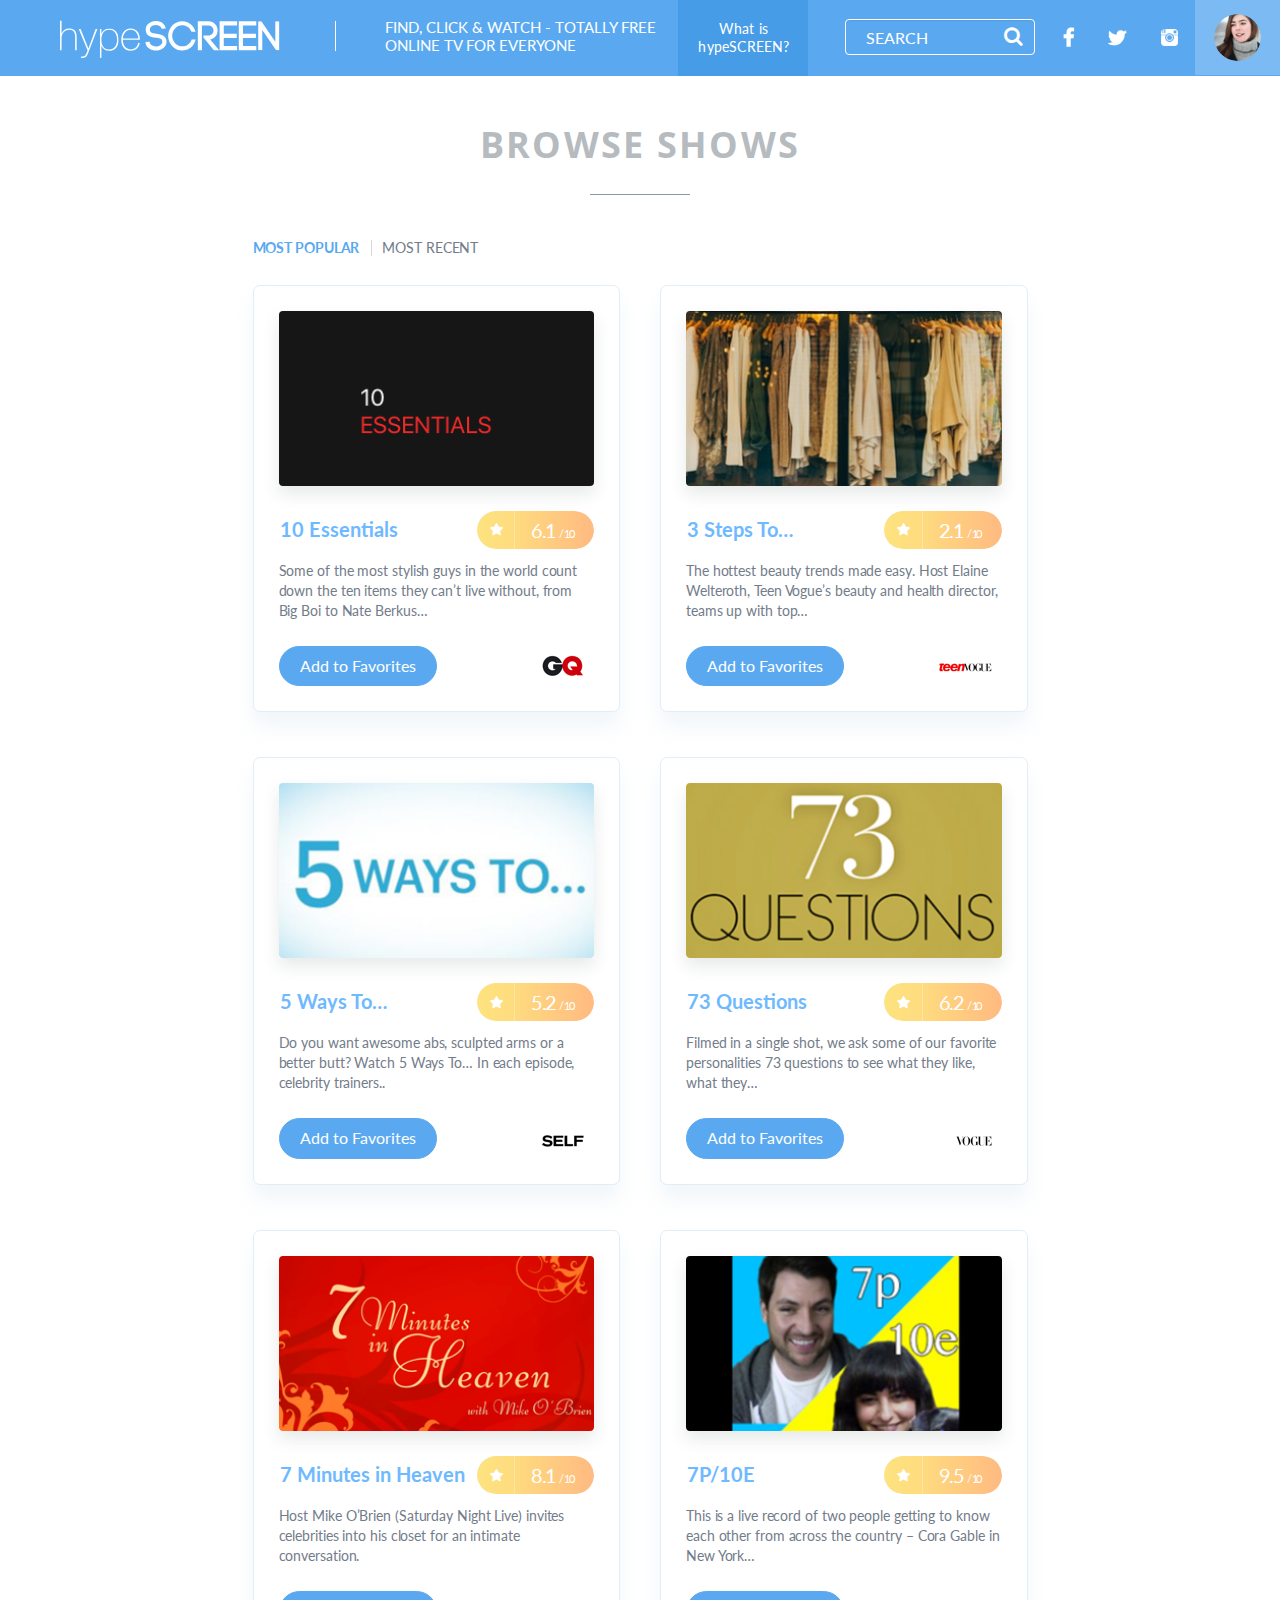
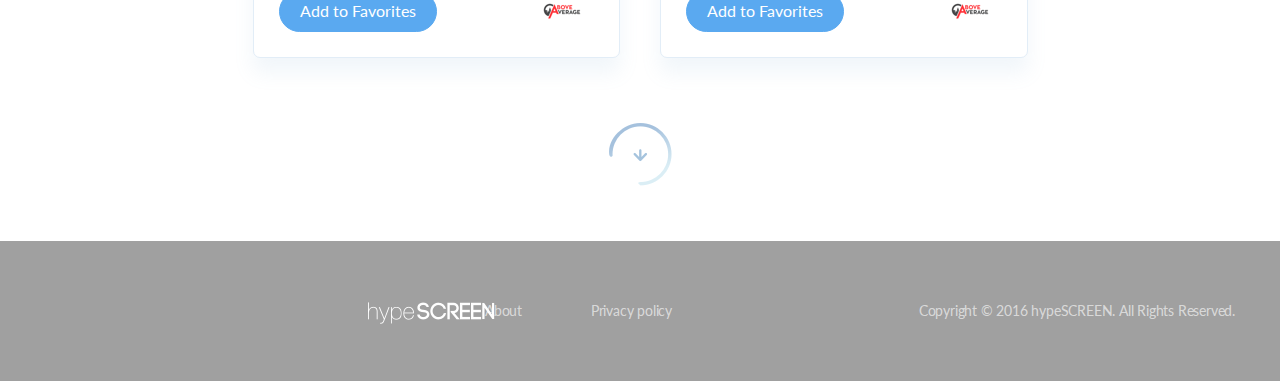
<file: browse.html>
<!DOCTYPE html>
<html lang="en">

<head>
    <meta charset="utf-8">
    <meta http-equiv="X-UA-Compatible" content="IE=edge">
    <meta name="viewport" content="width=device-width, initial-scale=1">
    <meta name="description" content="Web TV Worth Watching">
    <meta name="author" content="">
    <link rel="shortcut icon" type="image/png" href="http://hypescreen.com/static/base/images/favicon.png"/>
    <title>Browse | hypeSCREEN</title>
    <link href="https://maxcdn.bootstrapcdn.com/font-awesome/4.7.0/css/font-awesome.min.css" rel="stylesheet">
    <link href="styles/css/ie10-viewport-bug-workaround.css" rel="stylesheet">
    <link href="styles/css/main.css" rel="stylesheet">
    <link href="https://fonts.googleapis.com/css?family=Lato:300,400,700|Open+Sans:400,700" rel="stylesheet"> 
    <!--[if lt IE 9]>
      <script src="js/html5shiv.min.js"></script>
      <script src="js/respond.min.js"></script>
    <![endif]-->
</head>

<body>
    <!--==========================================
                        Header 
    ===========================================-->
    <header>
        <nav class="navbar navbar-hypescreen">
            <div class="container-fluid">
            
                <!-- Nav mobile -->
                <div class="nav-mobile">
                    <a id="show-sidenav"> 
                        <img src="images/icon/bars_icon.svg" class="bars-icon" /> 
                        <img src="images/icon/close_icon.svg" class="close-icon" /> 
                    </a>
                </div>

                <!-- Logo -->
                <div class="navbar-header"> 
                    <a class="navbar-brand" href="user-login.html"><img src="images/logo.svg" alt="logo" title="logo"></a> 
                    <p class="tagline">
                        FIND, CLICK &amp; WATCH - TOTALLY FREE <br/>ONLINE TV FOR EVERYONE
                    </p>
                </div>

                <!-- Navbar menu -->
                <ul class="nav navbar-nav navbar-right">
                    <li class="about-nav"><a href="about.html">What is hypeSCREEN?</a></li>
                    <li class="form-nav">
                        <form class="form-search navbar-form navbar-left">
                            <div class="form-group">
                                  <input type="text" class="form-control" placeholder="Search">
                                    <button type="submit" class="btn btn-submit"><i class="fa fa-search"></i></button>
                            </div>
                        </form>
                    </li>
                    <li class="hidden-xs hidden-sm"><a href=""><i class="fa fa-facebook"></i></a></li>
                    <li class="hidden-xs hidden-sm"><a href=""><i class="fa fa-twitter"></i></a></li>
                    <li class="hidden-xs hidden-sm"><a href="https://www.instagram.com/hypescreen/"><img class="instagram-icon" src="images/icon/instagram.png"/></a></li>

                    <!-- User not login -->
                    <!-- <li class="nav-signup"><a href="#">Sign Up</a></li> 
                    <li class="nav-login"><a href="#" data-toggle="modal" data-target="#loginModal">LOG IN</a></li>
 -->
                    <!-- User login -->
                    <li class="dropdown user-login">
                        <a href="#" class="dropdown-toggle" data-toggle="dropdown" role="button" aria-haspopup="true" aria-expanded="false"><img src="images/user.png" class="user-img" alt="user" title="user" /></a>
                        <ul class="dropdown-menu">
                            <li><a href="#">My profile</a></li>
                            <li><a href="index.html">Log out</a></li> 
                        </ul>
                    </li>
                </ul>
            </div> 
        </nav>
    </header>

    <!--==========================================
                        Main
    ===========================================-->
    <main>


        <!--==========================================
                            SIDENAV
        ===========================================-->
        <aside class="sidenav">
            <nav> 

                <!-- List menu -->
                <ul class="list-menu">
                    <li>
                        <a href="user-login.html">
                            <img class="is-visible" src="images/icon/sidenav/newsfeed.svg"/> 
                            <img class="is-hidden" src="images/icon/sidenav/newsfeed_blue.svg"/> 
                            Newsfeed
                        </a>
                    </li>
                    <li class="active">
                        <a href="#">
                            <img class="is-visible" src="images/icon/sidenav/browse_shows.svg"/> 
                            <img class="is-hidden" src="images/icon/sidenav/browse_shows_blue.svg"/> 
                            Browse shows
                        </a>
                    </li>
                    <li>
                        <a href="my-favorites.html">
                            <img class="is-visible" src="images/icon/sidenav/favorites.svg"/> 
                            <img class="is-hidden" src="images/icon/sidenav/favorites_blue.svg"/> 
                            Favorites
                        </a>
                        <div class="separate">|</div>
                        <a href="my-watchlist.html">Watchlist</a>
                    </li>
                    <li>
                        <a href="#">
                            <img class="is-visible" src="images/icon/sidenav/comment.svg"/> 
                            <img class="is-hidden" src="images/icon/sidenav/comment_blue.svg"/> 
                            The Hypescreen Report
                        </a>
                    </li>
                </ul>

                <div class="sidenav-tab">
                    
                    <ul class="list-inline">
                        <li class="active"><a href="#categories" data-toggle="tab">Categories</a></li>
                        <li><a href="#top-shows" data-toggle="tab">Top Shows</a></li>
                    </ul>

                    <div class="tab-content">

                        <!-- Filter -->
                        <div id="categories" class="filter tab-pane active fade in">

                            <!-- Filter Header -->
                            <div class="filter-header visible-xs visible-sm">
                                <h2>- CHOOSE YOUR CATEGORIES -</h2>
                            </div>

                            <!-- Filter Body -->
                            <div class="filter-body">

                                <!-- Filter Tags -->
                                <div class="filter-tags">

                                    <button type="button" class="btn btn-tag btn-tag-image" data-color="default" 
                                        data-slug="business-tech">
                                        <div class="image">
                                            <img src="images/tags/business_technology.jpg" alt="Business & tech" 
                                            title="Business & tech"/>
                                        </div>
                                        <span>BUSINESS &amp; TECH</span>
                                    </button>

                                    <button type="button" class="btn btn-tag btn-tag-image" data-color="default" 
                                        data-slug="food-drink">
                                        <div class="image">
                                            <img src="images/tags/food_drink.jpg" alt="Food & Drink" title="Food & Drink"/>
                                        </div>
                                        <span>FOOD &amp; DRINK</span>
                                    </button>

                                    <button type="button" class="btn btn-tag btn-tag-image" data-color="default" 
                                        data-slug="funny">
                                        <div class="image">
                                            <img src="images/tags/funny.jpg" alt="Funny" title="Funny"/>
                                        </div>
                                        <span>FUNNY</span>
                                    </button>

                                    <button type="button" class="btn btn-tag btn-tag-image" data-color="default" 
                                        data-slug="nerd-culture">
                                        <div class="image">
                                            <img src="images/tags/nerd_culture.jpg" alt="Nerd Culture" title="Nerd Culture"/>
                                        </div>
                                        <span>NERD CULTURE</span>
                                    </button>

                                    <button type="button" class="btn btn-tag btn-tag-image" data-color="default" 
                                        data-slug="pop-culture">
                                        <div class="image">
                                            <img src="images/tags/pop_culture.jpg" alt="Pop Culture" title="Pop Culture"/>
                                        </div>
                                        <span>POP CULTURE</span>
                                    </button>

                                    <button type="button" class="btn btn-tag btn-tag-image" data-color="default" 
                                        data-slug="real-stories">
                                        <div class="image">
                                            <img src="images/tags/real_stories.jpg" alt="Real Stories" title="Real Stories"/>
                                        </div>
                                        <span>REAL STORIES</span>
                                    </button>

                                    <button type="button" class="btn btn-tag btn-tag-image" data-color="default" 
                                        data-slug="science-nature">
                                        <div class="image">
                                            <img src="images/tags/science_nature.jpg" alt="Science Nature" title="Science Nature"/>
                                        </div>
                                        <span>SCIENCE &amp; NATURE</span>
                                    </button>

                                    <button type="button" class="btn btn-tag btn-tag-image" data-color="default" 
                                        data-slug="style-beauty">
                                        <div class="image">
                                            <img src="images/tags/style_beauty.jpg" alt="Style Beauty" title="Style Beauty"/>
                                        </div>
                                        <span>STYLE &amp; BEAUTY</span>
                                    </button>

                                    <button type="button" class="btn btn-tag btn-tag-image" data-color="default" 
                                        data-slug="web-series">
                                        <div class="image">
                                            <img src="images/tags/web_series.jpg" alt="Web Series" title="Web Series"/>
                                        </div>
                                        <span>WEB SERIES</span>
                                    </button>

                                    <button type="button" class="btn btn-tag btn-tag-image" data-color="default" 
                                        data-slug="youtubers">
                                        <div class="image">
                                            <img src="images/tags/youtubers.jpg" alt="Youtubers" title="Youtubers"/>
                                        </div>
                                        <span>YOUTUBERS</span>
                                    </button>

                                </div>

                                <!-- Filter Action -->
                                <div class="filter-action clearfix">
                                    <div class="pull-left">
                                        <a href="#" class="btn btn-link">Clear All</a>
                                        <a href="#" class="btn btn-link">Select All</a>
                                    </div>
                                    <div class="pull-right">
                                        <div class="dropdown">
                                            <button class="btn btn-link dropdown-toggle" type="button" id="dropdownMenu1" data-toggle="dropdown" aria-haspopup="true" aria-expanded="true">
                                                All Publishers <i class="fa fa-caret-down"></i>
                                            </button>
                                            <ul class="dropdown-menu" aria-labelledby="dropdownMenu1">
                                                <li><a href="#">Action</a></li>
                                                <li><a href="#">Another action</a></li>
                                                <li><a href="#">Something else here</a></li>
                                                <li role="separator" class="divider"></li>
                                                <li><a href="#">Separated link</a></li>
                                            </ul>
                                        </div>
                                    </div>
                                </div>

                                <!-- Filter More Tags -->
                                <div class="filter-more-tags collapse" id="MoreTags">
                                    
                                        <button type="button" class="btn btn-tag" data-color="default" data-slug="animation">
                                            Animation
                                        </button>
                                    
                                        <button type="button" class="btn btn-tag" data-color="default" data-slug="art-dance">
                                            Art &amp; Dance
                                        </button>
                                    
                                        <button type="button" class="btn btn-tag" data-color="default" data-slug="automotive">
                                            Automotive
                                        </button>
                                    
                                        <button type="button" class="btn btn-tag" data-color="default" data-slug="celebs">
                                            Celebs
                                        </button>
                                    
                                        <button type="button" class="btn btn-tag" data-color="default" data-slug="classics">
                                            Classics
                                        </button>
                                    
                                        <button type="button" class="btn btn-tag" data-color="default" data-slug="diy-life-hacks">
                                            DIY &amp; Life Hacks
                                        </button>
                                    
                                        <button type="button" class="btn btn-tag" data-color="default" data-slug="documentary">
                                            Documentary
                                        </button>
                                    
                                        <button type="button" class="btn btn-tag" data-color="default" data-slug="drama">
                                            Drama
                                        </button>
                                    
                                        <button type="button" class="btn btn-tag" data-color="default" data-slug="game-shows">
                                            Game Shows
                                        </button>
                                    
                                        <button type="button" class="btn btn-tag" data-color="default" data-slug="gaming">
                                            Gaming
                                        </button>
                                    
                                        <button type="button" class="btn btn-tag" data-color="default" data-slug="health-wellness">
                                            Health &amp; Wellness
                                        </button>
                                    
                                        <button type="button" class="btn btn-tag" data-color="default" data-slug="history">
                                            History
                                        </button>
                                    
                                        <button type="button" class="btn btn-tag" data-color="default" data-slug="home-hospitality">
                                            Home &amp; Hospitality
                                        </button>
                                    
                                        <button type="button" class="btn btn-tag" data-color="default" data-slug="informational">
                                            Informational
                                        </button>
                                    
                                        <button type="button" class="btn btn-tag" data-color="default" data-slug="instructional">
                                            Instructional
                                        </button>
                                    
                                        <button type="button" class="btn btn-tag" data-color="default" data-slug="interviews">
                                            Interviews
                                        </button>
                                    
                                        <button type="button" class="btn btn-tag" data-color="default" data-slug="jokes-sketch-comedy">
                                            Jokes &amp; Sketch Comedy
                                        </button>
                                    
                                        <button type="button" class="btn btn-tag" data-color="default" data-slug="lgbt">
                                            LGBT
                                        </button>
                                    
                                        <button type="button" class="btn btn-tag" data-color="default" data-slug="love-dating">
                                            Love &amp; Dating
                                        </button>
                                    
                                        <button type="button" class="btn btn-tag" data-color="default" data-slug="movies-tv">
                                            Movies &amp; TV
                                        </button>
                                    
                                        <button type="button" class="btn btn-tag" data-color="default" data-slug="music">
                                            Music
                                        </button>
                                    
                                        <button type="button" class="btn btn-tag" data-color="default" data-slug="news">
                                            News
                                        </button>
                                    
                                        <button type="button" class="btn btn-tag" data-color="default" data-slug="our-faves">
                                            Our Faves
                                        </button>
                                    
                                        <button type="button" class="btn btn-tag" data-color="default" data-slug="parenthood">
                                            Parenthood
                                        </button>
                                    
                                        <button type="button" class="btn btn-tag" data-color="default" data-slug="pranks">
                                            Pranks
                                        </button>
                                    
                                        <button type="button" class="btn btn-tag" data-color="default" data-slug="reality">
                                            Reality
                                        </button>
                                    
                                        <button type="button" class="btn btn-tag" data-color="default" data-slug="reviews">
                                            Reviews
                                        </button>
                                    
                                        <button type="button" class="btn btn-tag" data-color="default" data-slug="sci-fi">
                                            Sci Fi
                                        </button>
                                    
                                        <button type="button" class="btn btn-tag" data-color="default" data-slug="sports">
                                            Sports
                                        </button>
                                    
                                        <button type="button" class="btn btn-tag" data-color="default" data-slug="talk-shows">
                                            Talk Shows
                                        </button>
                                    
                                        <button type="button" class="btn btn-tag" data-color="default" data-slug="teens">
                                            Teens
                                        </button>
                                    
                                        <button type="button" class="btn btn-tag" data-color="default" data-slug="thriller">
                                            Thriller
                                        </button>
                                    
                                        <button type="button" class="btn btn-tag" data-color="default" data-slug="travel">
                                            Travel
                                        </button>
                                    
                                </div>

                                <!-- Button Filter More Tags -->
                                <div class="btn-more-tags">
                                    <a class="btn btn-link collapsed" role="button" data-toggle="collapse" href="#MoreTags" aria-expanded="false" aria-controls="MoreTags">
                                        <img src="images/icon/tags_icon.svg"/>&nbsp; <span>More Tags</span>
                                    </a> 
                                </div> 
                            </div>
                        </div> 

                        <!-- Top Shows -->
                        <div id="top-shows" class="top-shows tab-pane fade">
                            <h2 class="visible-xs visible-sm">TOP SHOWS: </h2>
                            <div class="top-shows-dropdown"> 
                                <div class="btn-group clearfix">
                                    <button type="button" class="btn btn-primary">Funny</button>
                                    <button type="button" class="btn btn-primary dropdown-toggle" data-toggle="dropdown" aria-haspopup="true" aria-expanded="false">
                                        <i class="fa fa-caret-down"></i>
                                    </button>
                                    <ul class="dropdown-menu">
                                        <li><a href="#">Action</a></li>
                                        <li><a href="#">Another action</a></li>
                                        <li><a href="#">Something else here</a></li>
                                        <li role="separator" class="divider"></li>
                                        <li><a href="#">Separated link</a></li>
                                    </ul>
                                </div>
                            </div>
                            <div class="clearfix"></div>
                            <ul>
                                <li>
                                    <a href="#">
                                        <img src="images/top_shows/ice_hockey.png" alt="ice hockey" title="ice hockey">
                                        <h5 class="title">
                                            <span>Comedians In Cars Getting Coffee</span>
                                        </h5>
                                    </a>
                                </li>
                                <li>
                                    <a href="#">
                                        <img src="images/top_shows/pewdiepie.png" alt="pewdiepie" title="pewdiepie">
                                        <h5 class="title">
                                            <span>Every Single Step w/ Nigel Lythgoe</span>
                                        </h5>
                                    </a>
                                </li>
                                <li>
                                    <a href="#">
                                        <img src="images/top_shows/klub.png" alt="klub" title="klub">
                                        <h5 class="title">
                                            <span>Conde Nast Traveler</span>
                                        </h5>
                                    </a>
                                </li>
                                <li>
                                    <a href="#">
                                        <img src="images/top_shows/kontrafakt.png" alt="kontrafakt" title="kontrafakt">
                                        <h5 class="title">
                                            <span>Donald Trump's The Art of The Deal </span>
                                        </h5>
                                    </a>
                                </li>
                                <li>
                                    <a href="#">
                                        <img src="images/top_shows/moto.png" alt="moto" title="moto">
                                        <h5 class="title">
                                            <span>BlackBoxTV Presents | Horror Anthology Series</span>
                                        </h5>
                                    </a>
                                </li>
                                <li>
                                    <a href="#">
                                        <img src="images/top_shows/camel.png" alt="camel" title="camel">
                                        <h5 class="title">
                                            <span>Fear of the Walking Dead Flight 462</span>
                                        </h5>
                                    </a>
                                </li>
                            </ul>
                            <a href="#" class="go-to">GO TO ALL <img src="images/icon/arrow_right_icon.svg"/></a>
                        </div>
                        
                    </div>

                </div>
 
                <!-- Subscribe form -->
                <div class="subscribe-form"> 
                    <form>
                        <div class="form-group">
                            <input type="text" name="email_subscribe" class="form-control" placeholder="Subscribe to our newsletter"/>
                        </div>
                        <button type="button" class="btn btn-primary" data-toggle="modal" data-target="#subscriberModal">Subscribe</button>
                    </form>
                </div>
            </nav>
            <div id="nav-backdrop"></div>
        </aside>


        <!--==========================================
                        MAIN CONTENT
        ===========================================-->
        <div class="main-content">
            <div class="container">
                <h2 class="content-heading">BROWSE SHOWS</h2>

                <!-- Post Tabs -->
                <div class="post-tabs">

                  <!-- Nav tabs -->
                    <ul class="nav-tabs list-inline" role="tablist">
                        <li class="active">
                            <a href="#mostpopular" aria-controls="mostpopular" role="tab" data-toggle="tab">most popular</a>
                        </li>
                        <li>
                            <a href="#mostrecent" aria-controls="mostrecent" role="tab" data-toggle="tab">most recent</a>
                        </li> 
                    </ul>

                    <!-- Tab Content -->
                    <div class="tab-content">

                        <!-- MOST POPULAR TAB -->
                        <div role="tabpanel" class="tab-pane fade in active" id="mostpopular">
                            <div class="row">
                                    
                                <!-- Browse Post 1 -->
                                <div class="col-sm-6">
                                    <div id="browse-post-1" class="card-2">
                                        <div class="image">
                                            <a href="">
                                                <img src="images/browse_shows/post_1.png" alt="image" title="image"/>
                                            </a>
                                        </div>
                                        <div class="content">
                                            <div class="ratings">
                                                <!-- Show Rating -->
                                                <div class="show-rating">

                                                    <!-- Result -->
                                                    <a class="result btn">6.1 <span class="small">/ 10</span></a>
                                                </div>

                                                <div class="action">
                                                    <a class="star btn"><img src="images/browse_shows/star_white.png"/></a>

                                                    <!-- Reset -->
                                                    <a class="reset"><i class="fa fa-close"></i></a> 
                                                    
                                                    <a class="btn btn-link"><img src="images/browse_shows/star_on.png"></a>
                                                    <a class="btn btn-link"><img src="images/browse_shows/star_on.png"></a>
                                                    <a class="btn btn-link"><img src="images/browse_shows/star_on.png"></a>
                                                    <a class="btn btn-link"><img src="images/browse_shows/star_on.png"></a>
                                                    <a class="btn btn-link"><img src="images/browse_shows/star_on.png"></a>
                                                    <a class="btn btn-link"><img src="images/browse_shows/star_on.png"></a>
                                                    <a class="btn btn-link"><img src="images/browse_shows/star_on.png"></a>
                                                    <a class="btn btn-link"><img src="images/browse_shows/star_off.png"></a>
                                                    <a class="btn btn-link"><img src="images/browse_shows/star_off.png"></a>
                                                    <a class="btn btn-link"><img src="images/browse_shows/star_off.png"></a>

                                                </div>

                                            </div>
                                            <h2 class="title">10 Essentials</h2>
                                            <p>
                                                Some of the most stylish guys in the world count down the ten items they can’t live without, from Big Boi to Nate Berkus…
                                            </p>
                                            <a href="#" class="btn btn-primary">Add to Favorites</a>
                                            <div class="source">
                                                <a href="#"><img src="images/browse_shows/post_1_source.png"/></a>
                                            </div>
                                        </div>
                                    </div>
                                </div>

                                <!-- Browse Post 2 -->
                                <div class="col-sm-6">
                                    <div id="browse-post-2" class="card-2">
                                        <div class="image">
                                            <a href="">
                                                <img src="images/browse_shows/post_2.png" alt="image" title="image"/>
                                            </a>
                                        </div>
                                        <div class="content">
                                            <div class="ratings">
                                                <!-- Show Rating -->
                                                <div class="show-rating">

                                                    <!-- Result -->
                                                    <a class="result btn">2.1 <span class="small">/ 10</span></a>
                                                </div>

                                                <div class="action">
                                                    <a class="star btn"><img src="images/browse_shows/star_white.png"/></a>

                                                    <!-- Reset -->
                                                    <a class="reset"><i class="fa fa-close"></i></a> 
                                                    
                                                    <a class="btn btn-link"><img src="images/browse_shows/star_on.png"></a>
                                                    <a class="btn btn-link"><img src="images/browse_shows/star_on.png"></a>
                                                    <a class="btn btn-link"><img src="images/browse_shows/star_on.png"></a>
                                                    <a class="btn btn-link"><img src="images/browse_shows/star_on.png"></a>
                                                    <a class="btn btn-link"><img src="images/browse_shows/star_on.png"></a>
                                                    <a class="btn btn-link"><img src="images/browse_shows/star_on.png"></a>
                                                    <a class="btn btn-link"><img src="images/browse_shows/star_on.png"></a>
                                                    <a class="btn btn-link"><img src="images/browse_shows/star_off.png"></a>
                                                    <a class="btn btn-link"><img src="images/browse_shows/star_off.png"></a>
                                                    <a class="btn btn-link"><img src="images/browse_shows/star_off.png"></a>

                                                </div>

                                            </div>
                                            <h2 class="title">3 Steps To…</h2>
                                            <p>
                                                The hottest beauty trends made easy. Host Elaine Welteroth, Teen Vogue’s beauty and health director, teams up with top…
                                            </p>
                                            <a href="#" class="btn btn-primary">Add to Favorites</a>
                                            <div class="source">
                                                <a href="#"><img src="images/browse_shows/post_2_source.png"/></a>
                                            </div>
                                        </div>
                                    </div>
                                </div>

                                <!-- Browse Post 3 -->
                                <div class="col-sm-6">
                                    <div id="browse-post-3" class="card-2">
                                        <div class="image">
                                            <a href="">
                                                <img src="images/browse_shows/post_3.png" alt="image" title="image"/>
                                            </a>
                                        </div>
                                        <div class="content">
                                            <div class="ratings">
                                                <!-- Show Rating -->
                                                <div class="show-rating">

                                                    <!-- Result -->
                                                    <a class="result btn">5.2 <span class="small">/ 10</span></a>
                                                </div>

                                                <div class="action">
                                                    <a class="star btn"><img src="images/browse_shows/star_white.png"/></a>

                                                    <!-- Reset -->
                                                    <a class="reset"><i class="fa fa-close"></i></a> 
                                                    
                                                    <a class="btn btn-link"><img src="images/browse_shows/star_on.png"></a>
                                                    <a class="btn btn-link"><img src="images/browse_shows/star_on.png"></a>
                                                    <a class="btn btn-link"><img src="images/browse_shows/star_on.png"></a>
                                                    <a class="btn btn-link"><img src="images/browse_shows/star_on.png"></a>
                                                    <a class="btn btn-link"><img src="images/browse_shows/star_on.png"></a>
                                                    <a class="btn btn-link"><img src="images/browse_shows/star_on.png"></a>
                                                    <a class="btn btn-link"><img src="images/browse_shows/star_on.png"></a>
                                                    <a class="btn btn-link"><img src="images/browse_shows/star_off.png"></a>
                                                    <a class="btn btn-link"><img src="images/browse_shows/star_off.png"></a>
                                                    <a class="btn btn-link"><img src="images/browse_shows/star_off.png"></a>

                                                </div>

                                            </div>
                                            <h2 class="title">5 Ways To…</h2>
                                            <p>
                                                Do you want awesome abs, sculpted arms or a better butt? Watch 5 Ways To… In each episode, celebrity trainers..
                                            </p>
                                            <a href="#" class="btn btn-primary">Add to Favorites</a>
                                            <div class="source">
                                                <a href="#"><img src="images/browse_shows/post_3_source.png"/></a>
                                            </div>
                                        </div>
                                    </div>
                                </div>

                                <!-- Browse Post 4 -->
                                <div class="col-sm-6">
                                    <div id="browse-post-4" class="card-2">
                                        <div class="image">
                                            <a href="">
                                                <img src="images/browse_shows/post_4.png" alt="image" title="image"/>
                                            </a>
                                        </div>
                                        <div class="content">
                                            <div class="ratings">
                                                <!-- Show Rating -->
                                                <div class="show-rating">

                                                    <!-- Result -->
                                                    <a class="result btn">6.2 <span class="small">/ 10</span></a>
                                                </div>

                                                <div class="action">
                                                    <a class="star btn"><img src="images/browse_shows/star_white.png"/></a>

                                                    <!-- Reset -->
                                                    <a class="reset"><i class="fa fa-close"></i></a> 
                                                    
                                                    <a class="btn btn-link"><img src="images/browse_shows/star_on.png"></a>
                                                    <a class="btn btn-link"><img src="images/browse_shows/star_on.png"></a>
                                                    <a class="btn btn-link"><img src="images/browse_shows/star_on.png"></a>
                                                    <a class="btn btn-link"><img src="images/browse_shows/star_on.png"></a>
                                                    <a class="btn btn-link"><img src="images/browse_shows/star_on.png"></a>
                                                    <a class="btn btn-link"><img src="images/browse_shows/star_on.png"></a>
                                                    <a class="btn btn-link"><img src="images/browse_shows/star_on.png"></a>
                                                    <a class="btn btn-link"><img src="images/browse_shows/star_off.png"></a>
                                                    <a class="btn btn-link"><img src="images/browse_shows/star_off.png"></a>
                                                    <a class="btn btn-link"><img src="images/browse_shows/star_off.png"></a>

                                                </div>

                                            </div>
                                            <h2 class="title">73 Questions</h2>
                                            <p>
                                                Filmed in a single shot, we ask some of our favorite personalities 73 questions to see what they like, what they…
                                            </p>
                                            <a href="#" class="btn btn-primary">Add to Favorites</a>
                                            <div class="source">
                                                <a href="#"><img src="images/browse_shows/post_4_source.png"/></a>
                                            </div>
                                        </div>
                                    </div>
                                </div>

                                <!-- Browse Post 5 -->
                                <div class="col-sm-6">
                                    <div id="browse-post-5" class="card-2">
                                        <div class="image">
                                            <a href="">
                                                <img src="images/browse_shows/post_5.png" alt="image" title="image"/>
                                            </a>
                                        </div>
                                        <div class="content">
                                            <div class="ratings">
                                                <!-- Show Rating -->
                                                <div class="show-rating">

                                                    <!-- Result -->
                                                    <a class="result btn">8.1 <span class="small">/ 10</span></a>
                                                </div>

                                                <div class="action">
                                                    <a class="star btn"><img src="images/browse_shows/star_white.png"/></a>

                                                    <!-- Reset -->
                                                    <a class="reset"><i class="fa fa-close"></i></a> 
                                                    
                                                    <a class="btn btn-link"><img src="images/browse_shows/star_on.png"></a>
                                                    <a class="btn btn-link"><img src="images/browse_shows/star_on.png"></a>
                                                    <a class="btn btn-link"><img src="images/browse_shows/star_on.png"></a>
                                                    <a class="btn btn-link"><img src="images/browse_shows/star_on.png"></a>
                                                    <a class="btn btn-link"><img src="images/browse_shows/star_on.png"></a>
                                                    <a class="btn btn-link"><img src="images/browse_shows/star_on.png"></a>
                                                    <a class="btn btn-link"><img src="images/browse_shows/star_on.png"></a>
                                                    <a class="btn btn-link"><img src="images/browse_shows/star_off.png"></a>
                                                    <a class="btn btn-link"><img src="images/browse_shows/star_off.png"></a>
                                                    <a class="btn btn-link"><img src="images/browse_shows/star_off.png"></a>

                                                </div>

                                            </div>
                                            <h2 class="title">7 Minutes in Heaven</h2>
                                            <p>
                                                Host Mike O’Brien (Saturday Night Live) invites celebrities into his closet for an intimate conversation.
                                            </p>
                                            <a href="#" class="btn btn-primary">Add to Favorites</a>
                                            <div class="source">
                                                <a href="#"><img src="images/browse_shows/post_5_source.png"/></a>
                                            </div>
                                        </div>
                                    </div>
                                </div>

                                <!-- Browse Post 6 -->
                                <div class="col-sm-6">
                                    <div id="browse-post-6" class="card-2">
                                        <div class="image">
                                            <a href="">
                                                <img src="images/browse_shows/post_6.png" alt="image" title="image"/>
                                            </a>
                                        </div>
                                        <div class="content">
                                            <div class="ratings">
                                                <!-- Show Rating -->
                                                <div class="show-rating">

                                                    <!-- Result -->
                                                    <a class="result btn">9.5 <span class="small">/ 10</span></a>
                                                </div>

                                                <div class="action">
                                                    <a class="star btn"><img src="images/browse_shows/star_white.png"/></a>

                                                    <!-- Reset -->
                                                    <a class="reset"><i class="fa fa-close"></i></a> 
                                                    
                                                    <a class="btn btn-link"><img src="images/browse_shows/star_on.png"></a>
                                                    <a class="btn btn-link"><img src="images/browse_shows/star_on.png"></a>
                                                    <a class="btn btn-link"><img src="images/browse_shows/star_on.png"></a>
                                                    <a class="btn btn-link"><img src="images/browse_shows/star_on.png"></a>
                                                    <a class="btn btn-link"><img src="images/browse_shows/star_on.png"></a>
                                                    <a class="btn btn-link"><img src="images/browse_shows/star_on.png"></a>
                                                    <a class="btn btn-link"><img src="images/browse_shows/star_on.png"></a>
                                                    <a class="btn btn-link"><img src="images/browse_shows/star_off.png"></a>
                                                    <a class="btn btn-link"><img src="images/browse_shows/star_off.png"></a>
                                                    <a class="btn btn-link"><img src="images/browse_shows/star_off.png"></a>

                                                </div>

                                            </div>
                                            <h2 class="title">7P/10E</h2>
                                            <p>
                                                This is a live record of two people getting to know each other from across the country – Cora Gable in New York…
                                            </p>
                                            <a href="#" class="btn btn-primary">Add to Favorites</a>
                                            <div class="source">
                                                <a href="#"><img src="images/browse_shows/post_5_source.png"/></a>
                                            </div>
                                        </div>
                                    </div>
                                </div>

                            </div>
                        </div>

                        <!-- MOST RECENT TAB -->
                        <div role="tabpanel" class="tab-pane fade" id="mostrecent">
                            <div class="row">

                                <!-- Browse Post 1 -->
                                <div class="col-sm-6">
                                    <div id="browse-post-2" class="card-2">
                                        <div class="image">
                                            <a href="">
                                                <img src="images/browse_shows/post_2.png" alt="image" title="image"/>
                                            </a>
                                        </div>
                                        <div class="content">
                                            <div class="ratings">
                                                <!-- Show Rating -->
                                                <div class="show-rating">

                                                    <!-- Result -->
                                                    <a class="result btn">2.1 <span class="small">/ 10</span></a>
                                                </div>

                                                <div class="action">
                                                    <a class="star btn"><img src="images/browse_shows/star_white.png"/></a>

                                                    <!-- Reset -->
                                                    <a class="reset"><i class="fa fa-close"></i></a> 
                                                    
                                                    <a class="btn btn-link"><img src="images/browse_shows/star_on.png"></a>
                                                    <a class="btn btn-link"><img src="images/browse_shows/star_on.png"></a>
                                                    <a class="btn btn-link"><img src="images/browse_shows/star_on.png"></a>
                                                    <a class="btn btn-link"><img src="images/browse_shows/star_on.png"></a>
                                                    <a class="btn btn-link"><img src="images/browse_shows/star_on.png"></a>
                                                    <a class="btn btn-link"><img src="images/browse_shows/star_on.png"></a>
                                                    <a class="btn btn-link"><img src="images/browse_shows/star_on.png"></a>
                                                    <a class="btn btn-link"><img src="images/browse_shows/star_off.png"></a>
                                                    <a class="btn btn-link"><img src="images/browse_shows/star_off.png"></a>
                                                    <a class="btn btn-link"><img src="images/browse_shows/star_off.png"></a>

                                                </div>

                                            </div>
                                            <h2 class="title">3 Steps To…</h2>
                                            <p>
                                                The hottest beauty trends made easy. Host Elaine Welteroth, Teen Vogue’s beauty and health director, teams up with top…
                                            </p>
                                            <a href="#" class="btn btn-primary">Add to Favorites</a>
                                            <div class="source">
                                                <a href="#"><img src="images/browse_shows/post_2_source.png"/></a>
                                            </div>
                                        </div>
                                    </div>
                                </div>

                                 <!-- Browse Post 2 -->
                                <div class="col-sm-6">
                                    <div id="browse-post-1" class="card-2">
                                        <div class="image">
                                            <a href="">
                                                <img src="images/browse_shows/post_1.png" alt="image" title="image"/>
                                            </a>
                                        </div>
                                        <div class="content">
                                            <div class="ratings">
                                                <!-- Show Rating -->
                                                <div class="show-rating">

                                                    <!-- Result -->
                                                    <a class="result btn">6.1 <span class="small">/ 10</span></a>
                                                </div>

                                                <div class="action">
                                                    <a class="star btn"><img src="images/browse_shows/star_white.png"/></a>

                                                    <!-- Reset -->
                                                    <a class="reset"><i class="fa fa-close"></i></a> 
                                                    
                                                    <a class="btn btn-link"><img src="images/browse_shows/star_on.png"></a>
                                                    <a class="btn btn-link"><img src="images/browse_shows/star_on.png"></a>
                                                    <a class="btn btn-link"><img src="images/browse_shows/star_on.png"></a>
                                                    <a class="btn btn-link"><img src="images/browse_shows/star_on.png"></a>
                                                    <a class="btn btn-link"><img src="images/browse_shows/star_on.png"></a>
                                                    <a class="btn btn-link"><img src="images/browse_shows/star_on.png"></a>
                                                    <a class="btn btn-link"><img src="images/browse_shows/star_on.png"></a>
                                                    <a class="btn btn-link"><img src="images/browse_shows/star_off.png"></a>
                                                    <a class="btn btn-link"><img src="images/browse_shows/star_off.png"></a>
                                                    <a class="btn btn-link"><img src="images/browse_shows/star_off.png"></a>

                                                </div>

                                            </div>
                                            <h2 class="title">10 Essentials</h2>
                                            <p>
                                                Some of the most stylish guys in the world count down the ten items they can’t live without, from Big Boi to Nate Berkus…
                                            </p>
                                            <a href="#" class="btn btn-primary">Add to Favorites</a>
                                            <div class="source">
                                                <a href="#"><img src="images/browse_shows/post_1_source.png"/></a>
                                            </div>
                                        </div>
                                    </div>
                                </div>
                                
                            </div> 
                        </div> 
                    </div>

                </div> 

                <!-- load more -->
                <div class="load-more">
                    <a class="action">
                        <img class="oval" src="images/icon/loading_oval_icon.png"/>
                        <img class="arrow" src="images/icon/loading_arrow_icon.png"/>
                        <div class="dot"></div>
                    </a>
                </div>

            </div>
        </div>
    </main>

    <!--==========================================
                        Footer
    ===========================================-->
    <footer id="footer" class="footer">
        <div class="footer-inner container">
            <div class="footer-logo">
                <a href="user-login.html">
                    <img src="images/logo_footer.png" alt="logo" title="logo" />
                </a>
            </div>
            <div class="footer-links">
                <ul class="list-inline">
                    <li><a href="#">About</a></li>
                    <li><a href="#">Privacy policy</a></li>
                </ul>
            </div>
            <div class="footer-copyright">
                <span>Copyright &copy; 2016 <a href="#">hypeSCREEN</a>. All Rights Reserved.</span>
            </div>
        </div>
    </footer>

    <!-- LOG IN Modal -->
    <div class="modal fade v-middle login-modal" id="loginModal" tabindex="-1" role="dialog" aria-labelledby="loginModalLabel">
        <div class="modal-dialog" role="document">
            <div class="modal-content">
                <div class="modal-header">
                    <button type="button" class="close" data-dismiss="modal" aria-label="Close"><img src="images/icon/close_modal_icon.svg"/></button>
                    <img src="images/logo_lg.png" alt="logo" title="logo" />
                </div>
                <div class="modal-body">
                    <div class="auth">
                        <a href="user-login.html" class="facebook"><img src="images/sign_in_fb.png"/></a>
                        <a href="user-login.html" class="google-plus"><img src="images/sign_in_google.png"/></a>
                    </div>
                    <form>
                        <div class="form-group">
                            <input type="email" class="form-control" id="email" placeholder="Email">
                        </div>
                        <div class="form-group">
                            <input type="password" class="form-control" id="password" placeholder="Password">
                        </div> 

                        <!-- Button Login -->  <!-- <button type="submit" class="btn btn-primary btn-login">Log in</button> -->

                        <!-- For demo page --> <a href="user-login.html" class="btn btn-primary btn-login">Log in</a>

                        <a href="#" class="btn btn-link btn-signup">Or sign up here</a>
                    </form>
                </div> 
            </div>
        </div>
    </div>

    <!-- SUBSCRIBER MODAL -->
    <div class="modal fade v-middle subscriber-modal" id="subscriberModal" tabindex="-1" role="dialog" aria-labelledby="subscriberModalLabel">
        <div class="modal-dialog" role="document">
            <div class="modal-content">
                <div class="modal-header">
                    <button type="button" class="close" data-dismiss="modal" aria-label="Close"><img src="images/icon/close_modal_icon.svg"/></button>
                    <img src="images/logo_lg.png" alt="logo" title="logo" />
                    <div class="subscribe-img">
                        <img src="images/subscribe_img.png" class="img-responsive" alt="subscribe" title="subscribe"/>
                    </div>
                </div>
                <div class="modal-body">
                    <h2>
                        Get the best shows online <br/>
                        delivered straight to your inbox.
                    </h2>
                    <!-- Subscribe form -->
                    <div class="subscribe-form"> 
                        <form>
                            <div class="form-group">
                                <input id="email_subscribe" type="email" name="email_subscribe" class="form-control" placeholder="Enter your email address"/>
                            </div>
                            <button type="submit" class="btn btn-primary">Subscribe</button>
                        </form>
                    </div>
                    <h3>
                        Or sign up, <br/>
                        to get the newsletter + full access to site.
                    </h3>
                    <a href="#" class="btn btn-primary btn-signup" data-toggle="modal" data-target="#signupModal" data-dismiss="modal">Sign Up</a>
                </div> 
            </div>
        </div>
    </div>
    <!--==========================================
                  Javascript core
    ===========================================-->
    <script src="js/jquery.min.js"></script>
    <!-- <script src="js/modernizr.min.js"></script>   -->
    <script src="js/bootstrap.min.js"></script>
    <script src="js/ie10-viewport-bug-workaround.js"></script>
    <script src="js/custom.js"></script>
</body>

</html>
</file>
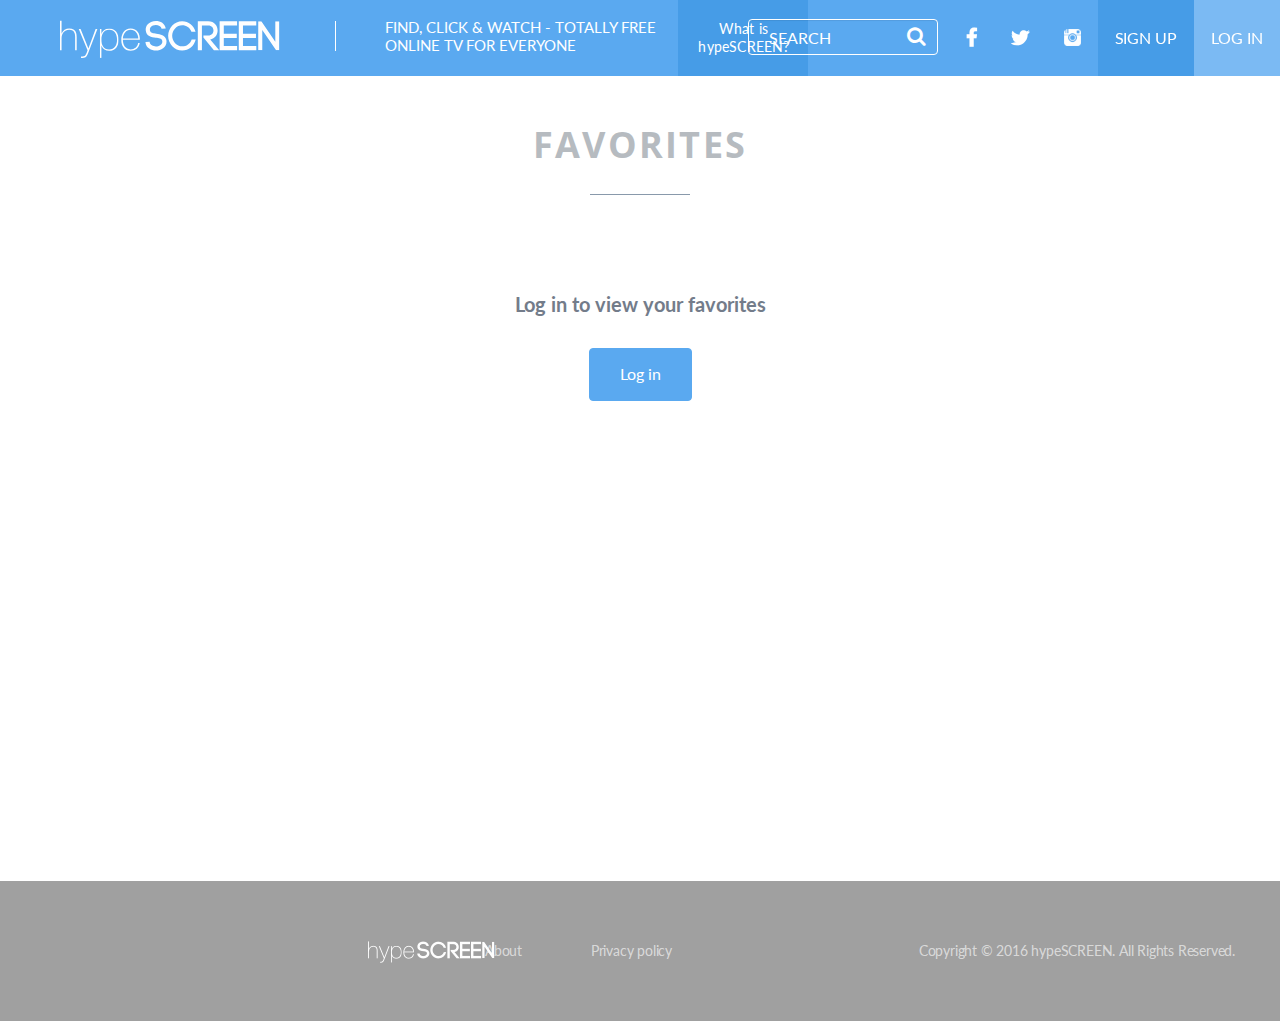
<file: my-favorites-not-login.html>
<!DOCTYPE html>
<html lang="en">

<head>
    <meta charset="utf-8">
    <meta http-equiv="X-UA-Compatible" content="IE=edge">
    <meta name="viewport" content="width=device-width, initial-scale=1">
    <meta name="description" content="Web TV Worth Watching">
    <meta name="author" content="">
    <link rel="shortcut icon" type="image/png" href="http://hypescreen.com/static/base/images/favicon.png"/>
    <title>My Favorites | hypeSCREEN</title>
    <link href="https://maxcdn.bootstrapcdn.com/font-awesome/4.7.0/css/font-awesome.min.css" rel="stylesheet">
    <link href="styles/css/ie10-viewport-bug-workaround.css" rel="stylesheet">
    <link href="styles/css/main.css" rel="stylesheet">
    <link href="https://fonts.googleapis.com/css?family=Lato:300,400,700|Open+Sans:400,700" rel="stylesheet"> 
    <!--[if lt IE 9]>
      <script src="js/html5shiv.min.js"></script>
      <script src="js/respond.min.js"></script>
    <![endif]-->
</head>

<body>
    <!--==========================================
                        Header 
    ===========================================-->
    <header>
        <nav class="navbar navbar-hypescreen">
            <div class="container-fluid">
            
                <!-- Nav mobile -->
                <div class="nav-mobile">
                    <a id="show-sidenav"> 
                        <img src="images/icon/bars_icon.svg" class="bars-icon" /> 
                        <img src="images/icon/close_icon.svg" class="close-icon" /> 
                    </a>
                </div>

                <!-- Logo -->
                <div class="navbar-header"> 
                    <a class="navbar-brand" href="index.html"><img src="images/logo.svg" alt="logo" title="logo"></a> 
                    <p class="tagline">
                        FIND, CLICK &amp; WATCH - TOTALLY FREE <br/>ONLINE TV FOR EVERYONE
                    </p>
                </div>

                <!-- Navbar menu -->
                <ul class="nav navbar-nav navbar-right">
                    <li class="about-nav"><a href="about.html">What is hypeSCREEN?</a></li>
                    <li class="form-nav">
                        <form class="form-search navbar-form navbar-left">
                            <div class="form-group">
                                  <input type="text" class="form-control" placeholder="Search">
                                    <button type="submit" class="btn btn-submit"><i class="fa fa-search"></i></button>
                            </div>
                        </form>
                    </li>
                    <li class="hidden-xs hidden-sm"><a href=""><i class="fa fa-facebook"></i></a></li>
                    <li class="hidden-xs hidden-sm"><a href=""><i class="fa fa-twitter"></i></a></li>
                    <li class="hidden-xs hidden-sm"><a href="https://www.instagram.com/hypescreen/"><img class="instagram-icon" src="images/icon/instagram.png"/></a></li>

                    <!-- User not login -->
                    <li class="nav-signup"><a href="#">Sign Up</a></li> 
                    <li class="nav-login"><a href="#" data-toggle="modal" data-target="#loginModal">LOG IN</a></li>

                    <!-- User login -->
                    <!-- <li class="dropdown user-login">
                        <a href="#" class="dropdown-toggle" data-toggle="dropdown" role="button" aria-haspopup="true" aria-expanded="false"><img src="images/user.png" class="user-img" alt="user" title="user" /></a>
                        <ul class="dropdown-menu">
                            <li><a href="#">My profile</a></li>
                            <li><a href="index.html">Log out</a></li> 
                        </ul>
                    </li> -->
                </ul>
            </div> 
        </nav>
    </header>

    <!--==========================================
                        Main
    ===========================================-->
    <main>


        <!--==========================================
                            SIDENAV
        ===========================================-->
        <aside class="sidenav">
            <nav> 

                <!-- List menu -->
                <ul class="list-menu">
                    <li>
                        <a href="index.html">
                            <img class="is-visible" src="images/icon/sidenav/newsfeed.svg"/> 
                            <img class="is-hidden" src="images/icon/sidenav/newsfeed_blue.svg"/> 
                            Newsfeed
                        </a>
                    </li>
                    <li>
                        <a href="browse.html">
                            <img class="is-visible" src="images/icon/sidenav/browse_shows.svg"/> 
                            <img class="is-hidden" src="images/icon/sidenav/browse_shows_blue.svg"/> 
                            Browse shows
                        </a>
                    </li>
                    <li class="active active-favorites">
                        <a href="my-favorites-not-login.html">
                            <img class="is-visible" src="images/icon/sidenav/favorites.svg"/> 
                            <img class="is-hidden" src="images/icon/sidenav/favorites_blue.svg"/> 
                            Favorites
                        </a>
                        <div class="separate">|</div>
                        <a href="my-watchlist-not-login.html">Watchlist</a>
                    </li>
                    <li>
                        <a href="#">
                            <img class="is-visible" src="images/icon/sidenav/comment.svg"/> 
                            <img class="is-hidden" src="images/icon/sidenav/comment_blue.svg"/> 
                            The Hypescreen Report
                        </a>
                    </li>
                </ul>

                <div class="sidenav-tab">
                    
                    <ul class="list-inline">
                        <li class="active"><a href="#categories" data-toggle="tab">Categories</a></li>
                        <li><a href="#top-shows" data-toggle="tab">Top Shows</a></li>
                    </ul>

                    <div class="tab-content">

                        <!-- Filter -->
                        <div id="categories" class="filter tab-pane active fade in">

                            <!-- Filter Header -->
                            <div class="filter-header visible-xs visible-sm">
                                <h2>- CHOOSE YOUR CATEGORIES -</h2>
                            </div>

                            <!-- Filter Body -->
                            <div class="filter-body">

                                <!-- Filter Tags -->
                                <div class="filter-tags">

                                    <button type="button" class="btn btn-tag btn-tag-image" data-color="default" 
                                        data-slug="business-tech">
                                        <div class="image">
                                            <img src="images/tags/business_technology.jpg" alt="Business & tech" 
                                            title="Business & tech"/>
                                        </div>
                                        <span>BUSINESS &amp; TECH</span>
                                    </button>

                                    <button type="button" class="btn btn-tag btn-tag-image" data-color="default" 
                                        data-slug="food-drink">
                                        <div class="image">
                                            <img src="images/tags/food_drink.jpg" alt="Food & Drink" title="Food & Drink"/>
                                        </div>
                                        <span>FOOD &amp; DRINK</span>
                                    </button>

                                    <button type="button" class="btn btn-tag btn-tag-image" data-color="default" 
                                        data-slug="funny">
                                        <div class="image">
                                            <img src="images/tags/funny.jpg" alt="Funny" title="Funny"/>
                                        </div>
                                        <span>FUNNY</span>
                                    </button>

                                    <button type="button" class="btn btn-tag btn-tag-image" data-color="default" 
                                        data-slug="nerd-culture">
                                        <div class="image">
                                            <img src="images/tags/nerd_culture.jpg" alt="Nerd Culture" title="Nerd Culture"/>
                                        </div>
                                        <span>NERD CULTURE</span>
                                    </button>

                                    <button type="button" class="btn btn-tag btn-tag-image" data-color="default" 
                                        data-slug="pop-culture">
                                        <div class="image">
                                            <img src="images/tags/pop_culture.jpg" alt="Pop Culture" title="Pop Culture"/>
                                        </div>
                                        <span>POP CULTURE</span>
                                    </button>

                                    <button type="button" class="btn btn-tag btn-tag-image" data-color="default" 
                                        data-slug="real-stories">
                                        <div class="image">
                                            <img src="images/tags/real_stories.jpg" alt="Real Stories" title="Real Stories"/>
                                        </div>
                                        <span>REAL STORIES</span>
                                    </button>

                                    <button type="button" class="btn btn-tag btn-tag-image" data-color="default" 
                                        data-slug="science-nature">
                                        <div class="image">
                                            <img src="images/tags/science_nature.jpg" alt="Science Nature" title="Science Nature"/>
                                        </div>
                                        <span>SCIENCE &amp; NATURE</span>
                                    </button>

                                    <button type="button" class="btn btn-tag btn-tag-image" data-color="default" 
                                        data-slug="style-beauty">
                                        <div class="image">
                                            <img src="images/tags/style_beauty.jpg" alt="Style Beauty" title="Style Beauty"/>
                                        </div>
                                        <span>STYLE &amp; BEAUTY</span>
                                    </button>

                                    <button type="button" class="btn btn-tag btn-tag-image" data-color="default" 
                                        data-slug="web-series">
                                        <div class="image">
                                            <img src="images/tags/web_series.jpg" alt="Web Series" title="Web Series"/>
                                        </div>
                                        <span>WEB SERIES</span>
                                    </button>

                                    <button type="button" class="btn btn-tag btn-tag-image" data-color="default" 
                                        data-slug="youtubers">
                                        <div class="image">
                                            <img src="images/tags/youtubers.jpg" alt="Youtubers" title="Youtubers"/>
                                        </div>
                                        <span>YOUTUBERS</span>
                                    </button>

                                </div>

                                <!-- Filter Action -->
                                <div class="filter-action clearfix">
                                    <div class="pull-left">
                                        <a href="#" class="btn btn-link">Clear All</a>
                                        <a href="#" class="btn btn-link">Select All</a>
                                    </div>
                                    <div class="pull-right">
                                        <div class="dropdown">
                                            <button class="btn btn-link dropdown-toggle" type="button" id="dropdownMenu1" data-toggle="dropdown" aria-haspopup="true" aria-expanded="true">
                                                All Publishers <i class="fa fa-caret-down"></i>
                                            </button>
                                            <ul class="dropdown-menu" aria-labelledby="dropdownMenu1">
                                                <li><a href="#">Action</a></li>
                                                <li><a href="#">Another action</a></li>
                                                <li><a href="#">Something else here</a></li>
                                                <li role="separator" class="divider"></li>
                                                <li><a href="#">Separated link</a></li>
                                            </ul>
                                        </div>
                                    </div>
                                </div>

                                <!-- Filter More Tags -->
                                <div class="filter-more-tags collapse" id="MoreTags">
                                    
                                        <button type="button" class="btn btn-tag" data-color="default" data-slug="animation">
                                            Animation
                                        </button>
                                    
                                        <button type="button" class="btn btn-tag" data-color="default" data-slug="art-dance">
                                            Art &amp; Dance
                                        </button>
                                    
                                        <button type="button" class="btn btn-tag" data-color="default" data-slug="automotive">
                                            Automotive
                                        </button>
                                    
                                        <button type="button" class="btn btn-tag" data-color="default" data-slug="celebs">
                                            Celebs
                                        </button>
                                    
                                        <button type="button" class="btn btn-tag" data-color="default" data-slug="classics">
                                            Classics
                                        </button>
                                    
                                        <button type="button" class="btn btn-tag" data-color="default" data-slug="diy-life-hacks">
                                            DIY &amp; Life Hacks
                                        </button>
                                    
                                        <button type="button" class="btn btn-tag" data-color="default" data-slug="documentary">
                                            Documentary
                                        </button>
                                    
                                        <button type="button" class="btn btn-tag" data-color="default" data-slug="drama">
                                            Drama
                                        </button>
                                    
                                        <button type="button" class="btn btn-tag" data-color="default" data-slug="game-shows">
                                            Game Shows
                                        </button>
                                    
                                        <button type="button" class="btn btn-tag" data-color="default" data-slug="gaming">
                                            Gaming
                                        </button>
                                    
                                        <button type="button" class="btn btn-tag" data-color="default" data-slug="health-wellness">
                                            Health &amp; Wellness
                                        </button>
                                    
                                        <button type="button" class="btn btn-tag" data-color="default" data-slug="history">
                                            History
                                        </button>
                                    
                                        <button type="button" class="btn btn-tag" data-color="default" data-slug="home-hospitality">
                                            Home &amp; Hospitality
                                        </button>
                                    
                                        <button type="button" class="btn btn-tag" data-color="default" data-slug="informational">
                                            Informational
                                        </button>
                                    
                                        <button type="button" class="btn btn-tag" data-color="default" data-slug="instructional">
                                            Instructional
                                        </button>
                                    
                                        <button type="button" class="btn btn-tag" data-color="default" data-slug="interviews">
                                            Interviews
                                        </button>
                                    
                                        <button type="button" class="btn btn-tag" data-color="default" data-slug="jokes-sketch-comedy">
                                            Jokes &amp; Sketch Comedy
                                        </button>
                                    
                                        <button type="button" class="btn btn-tag" data-color="default" data-slug="lgbt">
                                            LGBT
                                        </button>
                                    
                                        <button type="button" class="btn btn-tag" data-color="default" data-slug="love-dating">
                                            Love &amp; Dating
                                        </button>
                                    
                                        <button type="button" class="btn btn-tag" data-color="default" data-slug="movies-tv">
                                            Movies &amp; TV
                                        </button>
                                    
                                        <button type="button" class="btn btn-tag" data-color="default" data-slug="music">
                                            Music
                                        </button>
                                    
                                        <button type="button" class="btn btn-tag" data-color="default" data-slug="news">
                                            News
                                        </button>
                                    
                                        <button type="button" class="btn btn-tag" data-color="default" data-slug="our-faves">
                                            Our Faves
                                        </button>
                                    
                                        <button type="button" class="btn btn-tag" data-color="default" data-slug="parenthood">
                                            Parenthood
                                        </button>
                                    
                                        <button type="button" class="btn btn-tag" data-color="default" data-slug="pranks">
                                            Pranks
                                        </button>
                                    
                                        <button type="button" class="btn btn-tag" data-color="default" data-slug="reality">
                                            Reality
                                        </button>
                                    
                                        <button type="button" class="btn btn-tag" data-color="default" data-slug="reviews">
                                            Reviews
                                        </button>
                                    
                                        <button type="button" class="btn btn-tag" data-color="default" data-slug="sci-fi">
                                            Sci Fi
                                        </button>
                                    
                                        <button type="button" class="btn btn-tag" data-color="default" data-slug="sports">
                                            Sports
                                        </button>
                                    
                                        <button type="button" class="btn btn-tag" data-color="default" data-slug="talk-shows">
                                            Talk Shows
                                        </button>
                                    
                                        <button type="button" class="btn btn-tag" data-color="default" data-slug="teens">
                                            Teens
                                        </button>
                                    
                                        <button type="button" class="btn btn-tag" data-color="default" data-slug="thriller">
                                            Thriller
                                        </button>
                                    
                                        <button type="button" class="btn btn-tag" data-color="default" data-slug="travel">
                                            Travel
                                        </button>
                                    
                                </div>

                                <!-- Button Filter More Tags -->
                                <div class="btn-more-tags">
                                    <a class="btn btn-link collapsed" role="button" data-toggle="collapse" href="#MoreTags" aria-expanded="false" aria-controls="MoreTags">
                                        <img src="images/icon/tags_icon.svg"/>&nbsp; <span>More Tags</span>
                                    </a> 
                                </div> 
                            </div>
                        </div> 

                        <!-- Top Shows -->
                        <div id="top-shows" class="top-shows tab-pane fade">
                            <h2 class="visible-xs visible-sm">TOP SHOWS: </h2>
                            <div class="top-shows-dropdown"> 
                                <div class="btn-group clearfix">
                                    <button type="button" class="btn btn-primary">Funny</button>
                                    <button type="button" class="btn btn-primary dropdown-toggle" data-toggle="dropdown" aria-haspopup="true" aria-expanded="false">
                                        <i class="fa fa-caret-down"></i>
                                    </button>
                                    <ul class="dropdown-menu">
                                        <li><a href="#">Action</a></li>
                                        <li><a href="#">Another action</a></li>
                                        <li><a href="#">Something else here</a></li>
                                        <li role="separator" class="divider"></li>
                                        <li><a href="#">Separated link</a></li>
                                    </ul>
                                </div>
                            </div>
                            <div class="clearfix"></div>
                            <ul>
                                <li>
                                    <a href="#">
                                        <img src="images/top_shows/ice_hockey.png" alt="ice hockey" title="ice hockey">
                                        <h5 class="title">
                                            <span>Comedians In Cars Getting Coffee</span>
                                        </h5>
                                    </a>
                                </li>
                                <li>
                                    <a href="#">
                                        <img src="images/top_shows/pewdiepie.png" alt="pewdiepie" title="pewdiepie">
                                        <h5 class="title">
                                            <span>Every Single Step w/ Nigel Lythgoe</span>
                                        </h5>
                                    </a>
                                </li>
                                <li>
                                    <a href="#">
                                        <img src="images/top_shows/klub.png" alt="klub" title="klub">
                                        <h5 class="title">
                                            <span>Conde Nast Traveler</span>
                                        </h5>
                                    </a>
                                </li>
                                <li>
                                    <a href="#">
                                        <img src="images/top_shows/kontrafakt.png" alt="kontrafakt" title="kontrafakt">
                                        <h5 class="title">
                                            <span>Donald Trump's The Art of The Deal </span>
                                        </h5>
                                    </a>
                                </li>
                                <li>
                                    <a href="#">
                                        <img src="images/top_shows/moto.png" alt="moto" title="moto">
                                        <h5 class="title">
                                            <span>BlackBoxTV Presents | Horror Anthology Series</span>
                                        </h5>
                                    </a>
                                </li>
                                <li>
                                    <a href="#">
                                        <img src="images/top_shows/camel.png" alt="camel" title="camel">
                                        <h5 class="title">
                                            <span>Fear of the Walking Dead Flight 462</span>
                                        </h5>
                                    </a>
                                </li>
                            </ul>
                            <a href="#" class="go-to">GO TO ALL <img src="images/icon/arrow_right_icon.svg"/></a>
                        </div>
                        
                    </div>

                </div>
                
                <!-- Subscribe form -->
                <div class="subscribe-form"> 
                    <form>
                        <div class="form-group">
                            <input type="text" name="email_subscribe" class="form-control" placeholder="Subscribe to our newsletter"/>
                        </div>
                        <button type="button" class="btn btn-primary" data-toggle="modal" data-target="#subscriberModal">Subscribe</button>
                    </form>
                </div>
            </nav>
            <div id="nav-backdrop"></div>
        </aside>


        <!--==========================================
                        MAIN CONTENT
        ===========================================-->
        <div class="main-content">
            <div class="container">
                <h2 class="content-heading">FAVORITES</h2>

                <div class="my-favorites-not-login">
                    <p>Log in to view your favorites</p>
                    <a  href="#" data-toggle="modal" data-target="#loginModalFavorites" class="btn btn-primary">Log in</a>
                </div>

            </div>
        </div>
    </main>

    <!--==========================================
                        Footer
    ===========================================-->
    <footer id="footer" class="footer">
        <div class="footer-inner container">
            <div class="footer-logo">
                <a href="#">
                    <img src="images/logo_footer.png" alt="logo" title="logo" />
                </a>
            </div>
            <div class="footer-links">
                <ul class="list-inline">
                    <li><a href="#">About</a></li>
                    <li><a href="#">Privacy policy</a></li>
                </ul>
            </div>
            <div class="footer-copyright">
                <span>Copyright &copy; 2016 <a href="#">hypeSCREEN</a>. All Rights Reserved.</span>
            </div>
        </div>
    </footer>

    <!-- LOG IN Modal -->
    <div class="modal fade v-middle login-modal" id="loginModal" tabindex="-1" role="dialog" aria-labelledby="loginModalLabel">
        <div class="modal-dialog" role="document">
            <div class="modal-content">
                <div class="modal-header">
                    <button type="button" class="close" data-dismiss="modal" aria-label="Close"><img src="images/icon/close_modal_icon.svg"/></button>
                    <img src="images/logo_lg.png" alt="logo" title="logo" />
                </div>
                <div class="modal-body">
                    <div class="auth">
                        <a href="user-login.html" class="facebook"><img src="images/sign_in_fb.png"/></a>
                        <a href="user-login.html" class="google-plus"><img src="images/sign_in_google.png"/></a>
                    </div>
                    <form>
                        <div class="form-group">
                            <input type="email" class="form-control" id="email" placeholder="Email">
                        </div>
                        <div class="form-group">
                            <input type="password" class="form-control" id="password" placeholder="Password">
                        </div> 

                        <!-- Button Login -->  <!-- <button type="submit" class="btn btn-primary btn-login">Log in</button> -->

                        <!-- For demo page --> <a href="user-login.html" class="btn btn-primary btn-login">Log in</a>

                        <a href="#" class="btn btn-link btn-signup">Or sign up here</a>
                    </form>
                </div> 
            </div>
        </div>
    </div>

    <!-- LOG IN Favorites Modal -->
    <div class="modal fade v-middle login-modal" id="loginModalFavorites" tabindex="-1" role="dialog" aria-labelledby="loginModalFavoritesLabel">
        <div class="modal-dialog" role="document">
            <div class="modal-content">
                <div class="modal-header">
                    <button type="button" class="close" data-dismiss="modal" aria-label="Close"><img src="images/icon/close_modal_icon.svg"/></button>
                    <img src="images/logo_lg.png" alt="logo" title="logo" />
                </div>
                <div class="modal-body">
                    <div class="auth">
                        <a href="user-login.html" class="facebook"><img src="images/sign_in_fb.png"/></a>
                        <a href="user-login.html" class="google-plus"><img src="images/sign_in_google.png"/></a>
                    </div>
                    <form>
                        <div class="form-group">
                            <input type="email" class="form-control" id="email" placeholder="Email">
                        </div>
                        <div class="form-group">
                            <input type="password" class="form-control" id="password" placeholder="Password">
                        </div> 

                        <!-- Button Login -->  <!-- <button type="submit" class="btn btn-primary btn-login">Log in</button> -->

                        <!-- For demo page --> <a href="my-favorites.html" class="btn btn-primary btn-login">Log in</a>

                        <a href="#" class="btn btn-link btn-signup">Or sign up here</a>
                    </form>
                </div> 
            </div>
        </div>
    </div>

    <!-- SUBSCRIBER MODAL -->
    <div class="modal fade v-middle subscriber-modal" id="subscriberModal" tabindex="-1" role="dialog" aria-labelledby="subscriberModalLabel">
        <div class="modal-dialog" role="document">
            <div class="modal-content">
                <div class="modal-header">
                    <button type="button" class="close" data-dismiss="modal" aria-label="Close"><img src="images/icon/close_modal_icon.svg"/></button>
                    <img src="images/logo_lg.png" alt="logo" title="logo" />
                    <div class="subscribe-img">
                        <img src="images/subscribe_img.png" class="img-responsive" alt="subscribe" title="subscribe"/>
                    </div>
                </div>
                <div class="modal-body">
                    <h2>
                        Get the best shows online <br/>
                        delivered straight to your inbox.
                    </h2>
                    <!-- Subscribe form -->
                    <div class="subscribe-form"> 
                        <form>
                            <div class="form-group">
                                <input id="email_subscribe" type="email" name="email_subscribe" class="form-control" placeholder="Enter your email address"/>
                            </div>
                            <button type="submit" class="btn btn-primary">Subscribe</button>
                        </form>
                    </div>
                    <h3>
                        Or sign up, <br/>
                        to get the newsletter + full access to site.
                    </h3>
                    <a href="#" class="btn btn-primary btn-signup" data-toggle="modal" data-target="#signupModal" data-dismiss="modal">Sign Up</a>
                </div> 
            </div>
        </div>
    </div>
    <!--==========================================
                  Javascript core
    ===========================================-->
    <script src="js/jquery.min.js"></script>
    <!-- <script src="js/modernizr.min.js"></script>   -->
    <script src="js/bootstrap.min.js"></script>
    <script src="js/ie10-viewport-bug-workaround.js"></script>
    <script src="js/custom.js"></script>
</body>

</html>
</file>
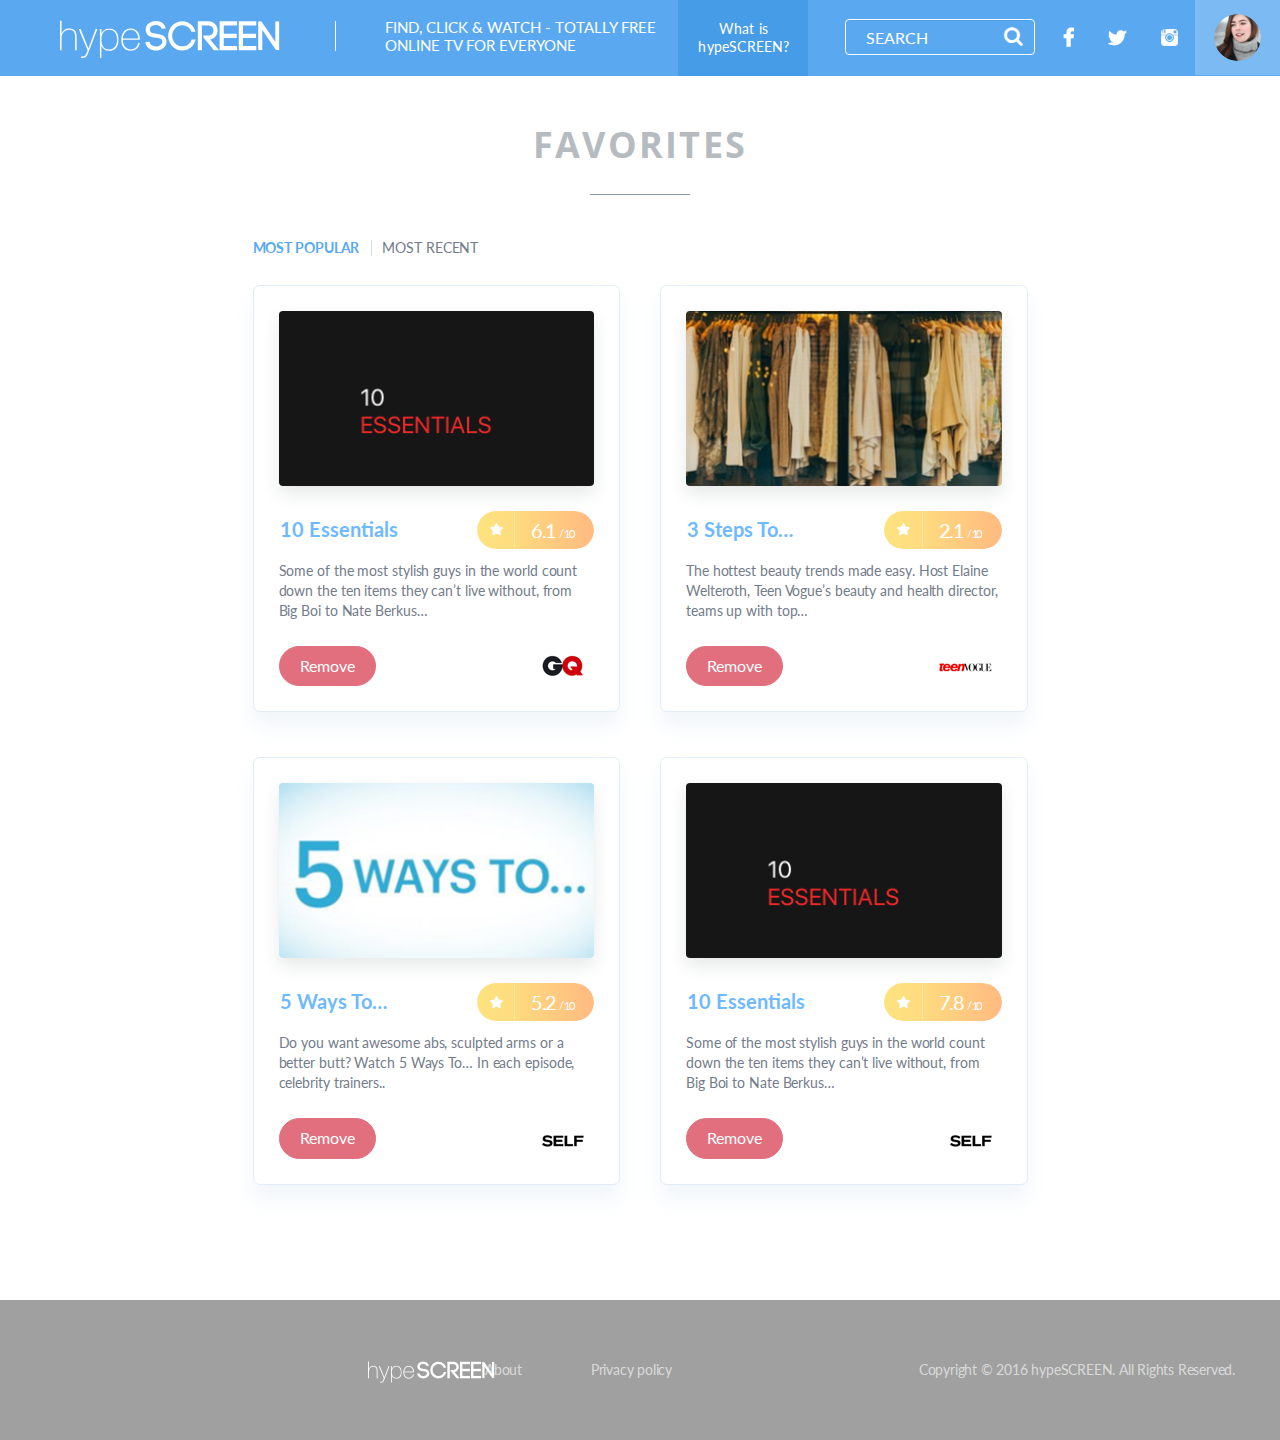
<file: my-favorites.html>
<!DOCTYPE html>
<html lang="en">

<head>
    <meta charset="utf-8">
    <meta http-equiv="X-UA-Compatible" content="IE=edge">
    <meta name="viewport" content="width=device-width, initial-scale=1">
    <meta name="description" content="Web TV Worth Watching">
    <meta name="author" content="">
    <link rel="shortcut icon" type="image/png" href="http://hypescreen.com/static/base/images/favicon.png"/>
    <title>My Favorites | hypeSCREEN</title>
    <link href="https://maxcdn.bootstrapcdn.com/font-awesome/4.7.0/css/font-awesome.min.css" rel="stylesheet">
    <link href="styles/css/ie10-viewport-bug-workaround.css" rel="stylesheet">
    <link href="styles/css/main.css" rel="stylesheet">
    <link href="https://fonts.googleapis.com/css?family=Lato:300,400,700|Open+Sans:400,700" rel="stylesheet"> 
    <!--[if lt IE 9]>
      <script src="js/html5shiv.min.js"></script>
      <script src="js/respond.min.js"></script>
    <![endif]-->
</head>

<body>
    <!--==========================================
                        Header 
    ===========================================-->
    <header>
        <nav class="navbar navbar-hypescreen">
            <div class="container-fluid">
            
                <!-- Nav mobile -->
                <div class="nav-mobile">
                    <a id="show-sidenav"> 
                        <img src="images/icon/bars_icon.svg" class="bars-icon" /> 
                        <img src="images/icon/close_icon.svg" class="close-icon" /> 
                    </a>
                </div>

                <!-- Logo -->
                <div class="navbar-header"> 
                    <a class="navbar-brand" href="user-login.html"><img src="images/logo.svg" alt="logo" title="logo"></a> 
                    <p class="tagline">
                        FIND, CLICK &amp; WATCH - TOTALLY FREE <br/>ONLINE TV FOR EVERYONE
                    </p>
                </div>

                <!-- Navbar menu -->
                <ul class="nav navbar-nav navbar-right">
                    <li class="about-nav"><a href="about.html">What is hypeSCREEN?</a></li>
                    <li class="form-nav">
                        <form class="form-search navbar-form navbar-left">
                            <div class="form-group">
                                  <input type="text" class="form-control" placeholder="Search">
                                    <button type="submit" class="btn btn-submit"><i class="fa fa-search"></i></button>
                            </div>
                        </form>
                    </li>
                    <li class="hidden-xs hidden-sm"><a href=""><i class="fa fa-facebook"></i></a></li>
                    <li class="hidden-xs hidden-sm"><a href=""><i class="fa fa-twitter"></i></a></li>
                    <li class="hidden-xs hidden-sm"><a href="https://www.instagram.com/hypescreen/"><img class="instagram-icon" src="images/icon/instagram.png"/></a></li>

                    <!-- User not login -->
                    <!-- <li class="nav-signup"><a href="#">Sign Up</a></li> 
                    <li class="nav-login"><a href="#" data-toggle="modal" data-target="#loginModal">LOG IN</a></li> -->

                    <!-- User login -->
                    <li class="dropdown user-login">
                        <a href="#" class="dropdown-toggle" data-toggle="dropdown" role="button" aria-haspopup="true" aria-expanded="false"><img src="images/user.png" class="user-img" alt="user" title="user" /></a>
                        <ul class="dropdown-menu">
                            <li><a href="#">My profile</a></li>
                            <li><a href="my-favorites-not-login.html">Log out</a></li> 
                        </ul>
                    </li>
                </ul>
            </div> 
        </nav>
    </header>

    <!--==========================================
                        Main
    ===========================================-->
    <main>


        <!--==========================================
                            SIDENAV
        ===========================================-->
        <aside class="sidenav">
            <nav> 

                <!-- List menu -->
                <ul class="list-menu">
                    <li>
                        <a href="user-login.html">
                            <img class="is-visible" src="images/icon/sidenav/newsfeed.svg"/> 
                            <img class="is-hidden" src="images/icon/sidenav/newsfeed_blue.svg"/> 
                            Newsfeed
                        </a>
                    </li>
                    <li>
                        <a href="browse.html">
                            <img class="is-visible" src="images/icon/sidenav/browse_shows.svg"/> 
                            <img class="is-hidden" src="images/icon/sidenav/browse_shows_blue.svg"/> 
                            Browse shows
                        </a>
                    </li>
                    <li class="active active-favorites">
                        <a href="my-favorites.html">
                            <img class="is-visible" src="images/icon/sidenav/favorites.svg"/> 
                            <img class="is-hidden" src="images/icon/sidenav/favorites_blue.svg"/> 
                            Favorites
                        </a>
                        <div class="separate">|</div>
                        <a href="my-watchlist.html">Watchlist</a>
                    </li>
                    <li>
                        <a href="#">
                            <img class="is-visible" src="images/icon/sidenav/comment.svg"/> 
                            <img class="is-hidden" src="images/icon/sidenav/comment_blue.svg"/> 
                            The Hypescreen Report
                        </a>
                    </li>
                </ul>

                <div class="sidenav-tab">
                    
                    <ul class="list-inline">
                        <li class="active"><a href="#categories" data-toggle="tab">Categories</a></li>
                        <li><a href="#top-shows" data-toggle="tab">Top Shows</a></li>
                    </ul>

                    <div class="tab-content">

                        <!-- Filter -->
                        <div id="categories" class="filter tab-pane active fade in">

                            <!-- Filter Header -->
                            <div class="filter-header visible-xs visible-sm">
                                <h2>- CHOOSE YOUR CATEGORIES -</h2>
                            </div>

                            <!-- Filter Body -->
                            <div class="filter-body">

                                <!-- Filter Tags -->
                                <div class="filter-tags">

                                    <button type="button" class="btn btn-tag btn-tag-image" data-color="default" 
                                        data-slug="business-tech">
                                        <div class="image">
                                            <img src="images/tags/business_technology.jpg" alt="Business & tech" 
                                            title="Business & tech"/>
                                        </div>
                                        <span>BUSINESS &amp; TECH</span>
                                    </button>

                                    <button type="button" class="btn btn-tag btn-tag-image" data-color="default" 
                                        data-slug="food-drink">
                                        <div class="image">
                                            <img src="images/tags/food_drink.jpg" alt="Food & Drink" title="Food & Drink"/>
                                        </div>
                                        <span>FOOD &amp; DRINK</span>
                                    </button>

                                    <button type="button" class="btn btn-tag btn-tag-image" data-color="default" 
                                        data-slug="funny">
                                        <div class="image">
                                            <img src="images/tags/funny.jpg" alt="Funny" title="Funny"/>
                                        </div>
                                        <span>FUNNY</span>
                                    </button>

                                    <button type="button" class="btn btn-tag btn-tag-image" data-color="default" 
                                        data-slug="nerd-culture">
                                        <div class="image">
                                            <img src="images/tags/nerd_culture.jpg" alt="Nerd Culture" title="Nerd Culture"/>
                                        </div>
                                        <span>NERD CULTURE</span>
                                    </button>

                                    <button type="button" class="btn btn-tag btn-tag-image" data-color="default" 
                                        data-slug="pop-culture">
                                        <div class="image">
                                            <img src="images/tags/pop_culture.jpg" alt="Pop Culture" title="Pop Culture"/>
                                        </div>
                                        <span>POP CULTURE</span>
                                    </button>

                                    <button type="button" class="btn btn-tag btn-tag-image" data-color="default" 
                                        data-slug="real-stories">
                                        <div class="image">
                                            <img src="images/tags/real_stories.jpg" alt="Real Stories" title="Real Stories"/>
                                        </div>
                                        <span>REAL STORIES</span>
                                    </button>

                                    <button type="button" class="btn btn-tag btn-tag-image" data-color="default" 
                                        data-slug="science-nature">
                                        <div class="image">
                                            <img src="images/tags/science_nature.jpg" alt="Science Nature" title="Science Nature"/>
                                        </div>
                                        <span>SCIENCE &amp; NATURE</span>
                                    </button>

                                    <button type="button" class="btn btn-tag btn-tag-image" data-color="default" 
                                        data-slug="style-beauty">
                                        <div class="image">
                                            <img src="images/tags/style_beauty.jpg" alt="Style Beauty" title="Style Beauty"/>
                                        </div>
                                        <span>STYLE &amp; BEAUTY</span>
                                    </button>

                                    <button type="button" class="btn btn-tag btn-tag-image" data-color="default" 
                                        data-slug="web-series">
                                        <div class="image">
                                            <img src="images/tags/web_series.jpg" alt="Web Series" title="Web Series"/>
                                        </div>
                                        <span>WEB SERIES</span>
                                    </button>

                                    <button type="button" class="btn btn-tag btn-tag-image" data-color="default" 
                                        data-slug="youtubers">
                                        <div class="image">
                                            <img src="images/tags/youtubers.jpg" alt="Youtubers" title="Youtubers"/>
                                        </div>
                                        <span>YOUTUBERS</span>
                                    </button>

                                </div>

                                <!-- Filter Action -->
                                <div class="filter-action clearfix">
                                    <div class="pull-left">
                                        <a href="#" class="btn btn-link">Clear All</a>
                                        <a href="#" class="btn btn-link">Select All</a>
                                    </div>
                                    <div class="pull-right">
                                        <div class="dropdown">
                                            <button class="btn btn-link dropdown-toggle" type="button" id="dropdownMenu1" data-toggle="dropdown" aria-haspopup="true" aria-expanded="true">
                                                All Publishers <i class="fa fa-caret-down"></i>
                                            </button>
                                            <ul class="dropdown-menu" aria-labelledby="dropdownMenu1">
                                                <li><a href="#">Action</a></li>
                                                <li><a href="#">Another action</a></li>
                                                <li><a href="#">Something else here</a></li>
                                                <li role="separator" class="divider"></li>
                                                <li><a href="#">Separated link</a></li>
                                            </ul>
                                        </div>
                                    </div>
                                </div>

                                <!-- Filter More Tags -->
                                <div class="filter-more-tags collapse" id="MoreTags">
                                    
                                        <button type="button" class="btn btn-tag" data-color="default" data-slug="animation">
                                            Animation
                                        </button>
                                    
                                        <button type="button" class="btn btn-tag" data-color="default" data-slug="art-dance">
                                            Art &amp; Dance
                                        </button>
                                    
                                        <button type="button" class="btn btn-tag" data-color="default" data-slug="automotive">
                                            Automotive
                                        </button>
                                    
                                        <button type="button" class="btn btn-tag" data-color="default" data-slug="celebs">
                                            Celebs
                                        </button>
                                    
                                        <button type="button" class="btn btn-tag" data-color="default" data-slug="classics">
                                            Classics
                                        </button>
                                    
                                        <button type="button" class="btn btn-tag" data-color="default" data-slug="diy-life-hacks">
                                            DIY &amp; Life Hacks
                                        </button>
                                    
                                        <button type="button" class="btn btn-tag" data-color="default" data-slug="documentary">
                                            Documentary
                                        </button>
                                    
                                        <button type="button" class="btn btn-tag" data-color="default" data-slug="drama">
                                            Drama
                                        </button>
                                    
                                        <button type="button" class="btn btn-tag" data-color="default" data-slug="game-shows">
                                            Game Shows
                                        </button>
                                    
                                        <button type="button" class="btn btn-tag" data-color="default" data-slug="gaming">
                                            Gaming
                                        </button>
                                    
                                        <button type="button" class="btn btn-tag" data-color="default" data-slug="health-wellness">
                                            Health &amp; Wellness
                                        </button>
                                    
                                        <button type="button" class="btn btn-tag" data-color="default" data-slug="history">
                                            History
                                        </button>
                                    
                                        <button type="button" class="btn btn-tag" data-color="default" data-slug="home-hospitality">
                                            Home &amp; Hospitality
                                        </button>
                                    
                                        <button type="button" class="btn btn-tag" data-color="default" data-slug="informational">
                                            Informational
                                        </button>
                                    
                                        <button type="button" class="btn btn-tag" data-color="default" data-slug="instructional">
                                            Instructional
                                        </button>
                                    
                                        <button type="button" class="btn btn-tag" data-color="default" data-slug="interviews">
                                            Interviews
                                        </button>
                                    
                                        <button type="button" class="btn btn-tag" data-color="default" data-slug="jokes-sketch-comedy">
                                            Jokes &amp; Sketch Comedy
                                        </button>
                                    
                                        <button type="button" class="btn btn-tag" data-color="default" data-slug="lgbt">
                                            LGBT
                                        </button>
                                    
                                        <button type="button" class="btn btn-tag" data-color="default" data-slug="love-dating">
                                            Love &amp; Dating
                                        </button>
                                    
                                        <button type="button" class="btn btn-tag" data-color="default" data-slug="movies-tv">
                                            Movies &amp; TV
                                        </button>
                                    
                                        <button type="button" class="btn btn-tag" data-color="default" data-slug="music">
                                            Music
                                        </button>
                                    
                                        <button type="button" class="btn btn-tag" data-color="default" data-slug="news">
                                            News
                                        </button>
                                    
                                        <button type="button" class="btn btn-tag" data-color="default" data-slug="our-faves">
                                            Our Faves
                                        </button>
                                    
                                        <button type="button" class="btn btn-tag" data-color="default" data-slug="parenthood">
                                            Parenthood
                                        </button>
                                    
                                        <button type="button" class="btn btn-tag" data-color="default" data-slug="pranks">
                                            Pranks
                                        </button>
                                    
                                        <button type="button" class="btn btn-tag" data-color="default" data-slug="reality">
                                            Reality
                                        </button>
                                    
                                        <button type="button" class="btn btn-tag" data-color="default" data-slug="reviews">
                                            Reviews
                                        </button>
                                    
                                        <button type="button" class="btn btn-tag" data-color="default" data-slug="sci-fi">
                                            Sci Fi
                                        </button>
                                    
                                        <button type="button" class="btn btn-tag" data-color="default" data-slug="sports">
                                            Sports
                                        </button>
                                    
                                        <button type="button" class="btn btn-tag" data-color="default" data-slug="talk-shows">
                                            Talk Shows
                                        </button>
                                    
                                        <button type="button" class="btn btn-tag" data-color="default" data-slug="teens">
                                            Teens
                                        </button>
                                    
                                        <button type="button" class="btn btn-tag" data-color="default" data-slug="thriller">
                                            Thriller
                                        </button>
                                    
                                        <button type="button" class="btn btn-tag" data-color="default" data-slug="travel">
                                            Travel
                                        </button>
                                    
                                </div>

                                <!-- Button Filter More Tags -->
                                <div class="btn-more-tags">
                                    <a class="btn btn-link collapsed" role="button" data-toggle="collapse" href="#MoreTags" aria-expanded="false" aria-controls="MoreTags">
                                        <img src="images/icon/tags_icon.svg"/>&nbsp; <span>More Tags</span>
                                    </a> 
                                </div> 
                            </div>
                        </div> 

                        <!-- Top Shows -->
                        <div id="top-shows" class="top-shows tab-pane fade">
                            <h2 class="visible-xs visible-sm">TOP SHOWS: </h2>
                            <div class="top-shows-dropdown"> 
                                <div class="btn-group clearfix">
                                    <button type="button" class="btn btn-primary">Funny</button>
                                    <button type="button" class="btn btn-primary dropdown-toggle" data-toggle="dropdown" aria-haspopup="true" aria-expanded="false">
                                        <i class="fa fa-caret-down"></i>
                                    </button>
                                    <ul class="dropdown-menu">
                                        <li><a href="#">Action</a></li>
                                        <li><a href="#">Another action</a></li>
                                        <li><a href="#">Something else here</a></li>
                                        <li role="separator" class="divider"></li>
                                        <li><a href="#">Separated link</a></li>
                                    </ul>
                                </div>
                            </div>
                            <div class="clearfix"></div>
                            <ul>
                                <li>
                                    <a href="#">
                                        <img src="images/top_shows/ice_hockey.png" alt="ice hockey" title="ice hockey">
                                        <h5 class="title">
                                            <span>Comedians In Cars Getting Coffee</span>
                                        </h5>
                                    </a>
                                </li>
                                <li>
                                    <a href="#">
                                        <img src="images/top_shows/pewdiepie.png" alt="pewdiepie" title="pewdiepie">
                                        <h5 class="title">
                                            <span>Every Single Step w/ Nigel Lythgoe</span>
                                        </h5>
                                    </a>
                                </li>
                                <li>
                                    <a href="#">
                                        <img src="images/top_shows/klub.png" alt="klub" title="klub">
                                        <h5 class="title">
                                            <span>Conde Nast Traveler</span>
                                        </h5>
                                    </a>
                                </li>
                                <li>
                                    <a href="#">
                                        <img src="images/top_shows/kontrafakt.png" alt="kontrafakt" title="kontrafakt">
                                        <h5 class="title">
                                            <span>Donald Trump's The Art of The Deal </span>
                                        </h5>
                                    </a>
                                </li>
                                <li>
                                    <a href="#">
                                        <img src="images/top_shows/moto.png" alt="moto" title="moto">
                                        <h5 class="title">
                                            <span>BlackBoxTV Presents | Horror Anthology Series</span>
                                        </h5>
                                    </a>
                                </li>
                                <li>
                                    <a href="#">
                                        <img src="images/top_shows/camel.png" alt="camel" title="camel">
                                        <h5 class="title">
                                            <span>Fear of the Walking Dead Flight 462</span>
                                        </h5>
                                    </a>
                                </li>
                            </ul>
                            <a href="#" class="go-to">GO TO ALL <img src="images/icon/arrow_right_icon.svg"/></a>
                        </div>
                        
                    </div>

                </div>

                <!-- Subscribe form -->
                <div class="subscribe-form"> 
                    <form>
                        <div class="form-group">
                            <input type="text" name="email_subscribe" class="form-control" placeholder="Subscribe to our newsletter"/>
                        </div>
                        <button type="button" class="btn btn-primary" data-toggle="modal" data-target="#subscriberModal">Subscribe</button>
                    </form>
                </div>
            </nav>
            <div id="nav-backdrop"></div>
        </aside>


        <!--==========================================
                        MAIN CONTENT
        ===========================================-->
        <div class="main-content">
            <div class="container">
                <h2 class="content-heading">FAVORITES</h2>

                <!-- FAVORITES TAB -->
                <div class="post-tabs">

                    <!-- Nav tabs -->
                    <ul class="nav-tabs list-inline" role="tablist">
                        <li class="active">
                            <a href="#mostpopular" aria-controls="mostpopular" role="tab" data-toggle="tab">most popular</a>
                        </li>
                        <li>
                            <a href="#mostrecent" aria-controls="mostrecent" role="tab" data-toggle="tab">most recent</a>
                        </li> 
                    </ul>

                    <!-- Tab Content -->
                    <div class="tab-content">

                        <!-- MOST POPULAR TAB -->
                        <div role="tabpanel" class="tab-pane fade in active" id="mostpopular">
                            <div class="row">
                                    
                                <!-- Favorites post 1 -->
                                <div class="col-sm-6">
                                    <div id="my-favorites-1" class="card-2">
                                        <div class="image">
                                            <a href="">
                                                <img src="images/browse_shows/post_1.png" alt="image" title="image"/>
                                            </a>
                                        </div>
                                        <div class="content">
                                            <div class="ratings">
                                                <!-- Show Rating -->
                                                <div class="show-rating">

                                                    <!-- Result -->
                                                    <a class="result btn">6.1 <span class="small">/ 10</span></a>
                                                </div>

                                                <div class="action">
                                                    <a class="star btn"><img src="images/browse_shows/star_white.png"/></a>

                                                    <!-- Reset -->
                                                    <a class="reset"><i class="fa fa-close"></i></a> 
                                                    
                                                    <a class="btn btn-link"><img src="images/browse_shows/star_on.png"></a>
                                                    <a class="btn btn-link"><img src="images/browse_shows/star_on.png"></a>
                                                    <a class="btn btn-link"><img src="images/browse_shows/star_on.png"></a>
                                                    <a class="btn btn-link"><img src="images/browse_shows/star_on.png"></a>
                                                    <a class="btn btn-link"><img src="images/browse_shows/star_on.png"></a>
                                                    <a class="btn btn-link"><img src="images/browse_shows/star_on.png"></a>
                                                    <a class="btn btn-link"><img src="images/browse_shows/star_on.png"></a>
                                                    <a class="btn btn-link"><img src="images/browse_shows/star_off.png"></a>
                                                    <a class="btn btn-link"><img src="images/browse_shows/star_off.png"></a>
                                                    <a class="btn btn-link"><img src="images/browse_shows/star_off.png"></a>

                                                </div>

                                            </div>
                                            <h2 class="title">10 Essentials</h2>
                                            <p>
                                                Some of the most stylish guys in the world count down the ten items they can’t live without, from Big Boi to Nate Berkus…
                                            </p>
                                            <a href="#" class="btn btn-danger">Remove</a>
                                            <div class="source">
                                                <a href="#"><img src="images/browse_shows/post_1_source.png"/></a>
                                            </div>
                                        </div>
                                    </div>
                                </div>

                                <!-- Favorites post 2 -->
                                <div class="col-sm-6">
                                    <div id="my-favorites-2" class="card-2">
                                        <div class="image">
                                            <a href="">
                                                <img src="images/browse_shows/post_2.png" alt="image" title="image"/>
                                            </a>
                                        </div>
                                        <div class="content">
                                            <div class="ratings">
                                                <!-- Show Rating -->
                                                <div class="show-rating">

                                                    <!-- Result -->
                                                    <a class="result btn">2.1 <span class="small">/ 10</span></a>
                                                </div>

                                                <div class="action">
                                                    <a class="star btn"><img src="images/browse_shows/star_white.png"/></a>

                                                    <!-- Reset -->
                                                    <a class="reset"><i class="fa fa-close"></i></a> 
                                                    
                                                    <a class="btn btn-link"><img src="images/browse_shows/star_on.png"></a>
                                                    <a class="btn btn-link"><img src="images/browse_shows/star_on.png"></a>
                                                    <a class="btn btn-link"><img src="images/browse_shows/star_on.png"></a>
                                                    <a class="btn btn-link"><img src="images/browse_shows/star_on.png"></a>
                                                    <a class="btn btn-link"><img src="images/browse_shows/star_on.png"></a>
                                                    <a class="btn btn-link"><img src="images/browse_shows/star_on.png"></a>
                                                    <a class="btn btn-link"><img src="images/browse_shows/star_on.png"></a>
                                                    <a class="btn btn-link"><img src="images/browse_shows/star_off.png"></a>
                                                    <a class="btn btn-link"><img src="images/browse_shows/star_off.png"></a>
                                                    <a class="btn btn-link"><img src="images/browse_shows/star_off.png"></a>

                                                </div>

                                            </div>
                                            <h2 class="title">3 Steps To…</h2>
                                            <p>
                                                The hottest beauty trends made easy. Host Elaine Welteroth, Teen Vogue’s beauty and health director, teams up with top…
                                            </p>
                                            <a href="#" class="btn btn-danger">Remove</a>
                                            <div class="source">
                                                <a href="#"><img src="images/browse_shows/post_2_source.png"/></a>
                                            </div>
                                        </div>
                                    </div>
                                </div>

                                <!-- Favorites post 3 -->
                                <div class="col-sm-6">
                                    <div id="my-favorites-3" class="card-2">
                                        <div class="image">
                                            <a href="">
                                                <img src="images/browse_shows/post_3.png" alt="image" title="image"/>
                                            </a>
                                        </div>
                                        <div class="content">
                                            <div class="ratings">
                                                <!-- Show Rating -->
                                                <div class="show-rating">

                                                    <!-- Result -->
                                                    <a class="result btn">5.2 <span class="small">/ 10</span></a>
                                                </div>

                                                <div class="action">
                                                    <a class="star btn"><img src="images/browse_shows/star_white.png"/></a>

                                                    <!-- Reset -->
                                                    <a class="reset"><i class="fa fa-close"></i></a> 
                                                    
                                                    <a class="btn btn-link"><img src="images/browse_shows/star_on.png"></a>
                                                    <a class="btn btn-link"><img src="images/browse_shows/star_on.png"></a>
                                                    <a class="btn btn-link"><img src="images/browse_shows/star_on.png"></a>
                                                    <a class="btn btn-link"><img src="images/browse_shows/star_on.png"></a>
                                                    <a class="btn btn-link"><img src="images/browse_shows/star_on.png"></a>
                                                    <a class="btn btn-link"><img src="images/browse_shows/star_on.png"></a>
                                                    <a class="btn btn-link"><img src="images/browse_shows/star_on.png"></a>
                                                    <a class="btn btn-link"><img src="images/browse_shows/star_off.png"></a>
                                                    <a class="btn btn-link"><img src="images/browse_shows/star_off.png"></a>
                                                    <a class="btn btn-link"><img src="images/browse_shows/star_off.png"></a>

                                                </div>

                                            </div>
                                            <h2 class="title">5 Ways To…</h2>
                                            <p>
                                                Do you want awesome abs, sculpted arms or a better butt? Watch 5 Ways To… In each episode, celebrity trainers..
                                            </p>
                                            <a href="#" class="btn btn-danger">Remove</a>
                                            <div class="source">
                                                <a href="#"><img src="images/browse_shows/post_3_source.png"/></a>
                                            </div>
                                        </div>
                                    </div>
                                </div>

                                <!-- Favorites post 4 -->
                                <div class="col-sm-6">
                                    <div id="my-favorites-3" class="card-2">
                                        <div class="image">
                                            <a href="">
                                                <img src="images/browse_shows/post_1.png" alt="image" title="image"/>
                                            </a>
                                        </div>
                                        <div class="content">
                                            <div class="ratings">
                                                <!-- Show Rating -->
                                                <div class="show-rating">

                                                    <!-- Result -->
                                                    <a class="result btn">7.8 <span class="small">/ 10</span></a>
                                                </div>

                                                <div class="action">
                                                    <a class="star btn"><img src="images/browse_shows/star_white.png"/></a>

                                                    <!-- Reset -->
                                                    <a class="reset"><i class="fa fa-close"></i></a> 
                                                    
                                                    <a class="btn btn-link"><img src="images/browse_shows/star_on.png"></a>
                                                    <a class="btn btn-link"><img src="images/browse_shows/star_on.png"></a>
                                                    <a class="btn btn-link"><img src="images/browse_shows/star_on.png"></a>
                                                    <a class="btn btn-link"><img src="images/browse_shows/star_on.png"></a>
                                                    <a class="btn btn-link"><img src="images/browse_shows/star_on.png"></a>
                                                    <a class="btn btn-link"><img src="images/browse_shows/star_on.png"></a>
                                                    <a class="btn btn-link"><img src="images/browse_shows/star_on.png"></a>
                                                    <a class="btn btn-link"><img src="images/browse_shows/star_off.png"></a>
                                                    <a class="btn btn-link"><img src="images/browse_shows/star_off.png"></a>
                                                    <a class="btn btn-link"><img src="images/browse_shows/star_off.png"></a>

                                                </div>

                                            </div>
                                            <h2 class="title">10 Essentials</h2>
                                            <p>
                                                Some of the most stylish guys in the world count down the ten items they can’t live without, from Big Boi to Nate Berkus…
                                            </p>
                                            <a href="#" class="btn btn-danger">Remove</a>
                                            <div class="source">
                                                <a href="#"><img src="images/browse_shows/post_3_source.png"/></a>
                                            </div>
                                        </div>
                                    </div>
                                </div>
 
                            </div>
                        </div>

                        <!-- MOST RECENT TAB -->
                        <div role="tabpanel" class="tab-pane fade" id="mostrecent">
                            <div class="row">

                                <!-- Favorites post 1 -->
                                <div class="col-sm-6">
                                    <div id="my-favorites-2" class="card-2">
                                        <div class="image">
                                            <a href="">
                                                <img src="images/browse_shows/post_2.png" alt="image" title="image"/>
                                            </a>
                                        </div>
                                        <div class="content">
                                            <div class="ratings">
                                                <!-- Show Rating -->
                                                <div class="show-rating">

                                                    <!-- Result -->
                                                    <a class="result btn">2.1 <span class="small">/ 10</span></a>
                                                </div>

                                                <div class="action">
                                                    <a class="star btn"><img src="images/browse_shows/star_white.png"/></a>

                                                    <!-- Reset -->
                                                    <a class="reset"><i class="fa fa-close"></i></a> 
                                                    
                                                    <a class="btn btn-link"><img src="images/browse_shows/star_on.png"></a>
                                                    <a class="btn btn-link"><img src="images/browse_shows/star_on.png"></a>
                                                    <a class="btn btn-link"><img src="images/browse_shows/star_on.png"></a>
                                                    <a class="btn btn-link"><img src="images/browse_shows/star_on.png"></a>
                                                    <a class="btn btn-link"><img src="images/browse_shows/star_on.png"></a>
                                                    <a class="btn btn-link"><img src="images/browse_shows/star_on.png"></a>
                                                    <a class="btn btn-link"><img src="images/browse_shows/star_on.png"></a>
                                                    <a class="btn btn-link"><img src="images/browse_shows/star_off.png"></a>
                                                    <a class="btn btn-link"><img src="images/browse_shows/star_off.png"></a>
                                                    <a class="btn btn-link"><img src="images/browse_shows/star_off.png"></a>

                                                </div>

                                            </div>
                                            <h2 class="title">3 Steps To…</h2>
                                            <p>
                                                The hottest beauty trends made easy. Host Elaine Welteroth, Teen Vogue’s beauty and health director, teams up with top…
                                            </p>
                                            <a href="#" class="btn btn-danger">Remove</a>
                                            <div class="source">
                                                <a href="#"><img src="images/browse_shows/post_2_source.png"/></a>
                                            </div>
                                        </div>
                                    </div>
                                </div>

                                 <!-- Favorites post 2 -->
                                <div class="col-sm-6">
                                    <div id="my-favorites-1" class="card-2">
                                        <div class="image">
                                            <a href="">
                                                <img src="images/browse_shows/post_1.png" alt="image" title="image"/>
                                            </a>
                                        </div>
                                        <div class="content">
                                            <div class="ratings">
                                                <!-- Show Rating -->
                                                <div class="show-rating">

                                                    <!-- Result -->
                                                    <a class="result btn">6.1 <span class="small">/ 10</span></a>
                                                </div>

                                                <div class="action">
                                                    <a class="star btn"><img src="images/browse_shows/star_white.png"/></a>

                                                    <!-- Reset -->
                                                    <a class="reset"><i class="fa fa-close"></i></a> 
                                                    
                                                    <a class="btn btn-link"><img src="images/browse_shows/star_on.png"></a>
                                                    <a class="btn btn-link"><img src="images/browse_shows/star_on.png"></a>
                                                    <a class="btn btn-link"><img src="images/browse_shows/star_on.png"></a>
                                                    <a class="btn btn-link"><img src="images/browse_shows/star_on.png"></a>
                                                    <a class="btn btn-link"><img src="images/browse_shows/star_on.png"></a>
                                                    <a class="btn btn-link"><img src="images/browse_shows/star_on.png"></a>
                                                    <a class="btn btn-link"><img src="images/browse_shows/star_on.png"></a>
                                                    <a class="btn btn-link"><img src="images/browse_shows/star_off.png"></a>
                                                    <a class="btn btn-link"><img src="images/browse_shows/star_off.png"></a>
                                                    <a class="btn btn-link"><img src="images/browse_shows/star_off.png"></a>

                                                </div>

                                            </div>
                                            <h2 class="title">10 Essentials</h2>
                                            <p>
                                                Some of the most stylish guys in the world count down the ten items they can’t live without, from Big Boi to Nate Berkus…
                                            </p>
                                            <a href="#" class="btn btn-danger">Remove</a>
                                            <div class="source">
                                                <a href="#"><img src="images/browse_shows/post_1_source.png"/></a>
                                            </div>
                                        </div>
                                    </div>
                                </div>
                                
                            </div> 
                        </div> 
                    </div>
                </div><!-- end./ Post Tabs -->

            </div>
        </div>
    </main>

    <!--==========================================
                        Footer
    ===========================================-->
    <footer id="footer" class="footer">
        <div class="footer-inner container">
            <div class="footer-logo">
                <a href="user-login.html">
                    <img src="images/logo_footer.png" alt="logo" title="logo" />
                </a>
            </div>
            <div class="footer-links">
                <ul class="list-inline">
                    <li><a href="#">About</a></li>
                    <li><a href="#">Privacy policy</a></li>
                </ul>
            </div>
            <div class="footer-copyright">
                <span>Copyright &copy; 2016 <a href="#">hypeSCREEN</a>. All Rights Reserved.</span>
            </div>
        </div>
    </footer>

    <!-- LOG IN Modal -->
    <div class="modal fade v-middle login-modal" id="loginModal" tabindex="-1" role="dialog" aria-labelledby="loginModalLabel">
        <div class="modal-dialog" role="document">
            <div class="modal-content">
                <div class="modal-header">
                    <button type="button" class="close" data-dismiss="modal" aria-label="Close"><img src="images/icon/close_modal_icon.svg"/></button>
                    <img src="images/logo_lg.png" alt="logo" title="logo" />
                </div>
                <div class="modal-body">
                    <div class="auth">
                        <a href="user-login.html" class="facebook"><img src="images/sign_in_fb.png"/></a>
                        <a href="user-login.html" class="google-plus"><img src="images/sign_in_google.png"/></a>
                    </div>
                    <form>
                        <div class="form-group">
                            <input type="email" class="form-control" id="email" placeholder="Email">
                        </div>
                        <div class="form-group">
                            <input type="password" class="form-control" id="password" placeholder="Password">
                        </div> 

                        <!-- Button Login -->  <!-- <button type="submit" class="btn btn-primary btn-login">Log in</button> -->

                        <!-- For demo page --> <a href="user-login.html" class="btn btn-primary btn-login">Log in</a>

                        <a href="#" class="btn btn-link btn-signup">Or sign up here</a>
                    </form>
                </div> 
            </div>
        </div>
    </div>

    <!-- SUBSCRIBER MODAL -->
    <div class="modal fade v-middle subscriber-modal" id="subscriberModal" tabindex="-1" role="dialog" aria-labelledby="subscriberModalLabel">
        <div class="modal-dialog" role="document">
            <div class="modal-content">
                <div class="modal-header">
                    <button type="button" class="close" data-dismiss="modal" aria-label="Close"><img src="images/icon/close_modal_icon.svg"/></button>
                    <img src="images/logo_lg.png" alt="logo" title="logo" />
                    <div class="subscribe-img">
                        <img src="images/subscribe_img.png" class="img-responsive" alt="subscribe" title="subscribe"/>
                    </div>
                </div>
                <div class="modal-body">
                    <h2>
                        Get the best shows online <br/>
                        delivered straight to your inbox.
                    </h2>
                    <!-- Subscribe form -->
                    <div class="subscribe-form"> 
                        <form>
                            <div class="form-group">
                                <input id="email_subscribe" type="email" name="email_subscribe" class="form-control" placeholder="Enter your email address"/>
                            </div>
                            <button type="submit" class="btn btn-primary">Subscribe</button>
                        </form>
                    </div>
                    <h3>
                        Or sign up, <br/>
                        to get the newsletter + full access to site.
                    </h3>
                    <a href="#" class="btn btn-primary btn-signup" data-toggle="modal" data-target="#signupModal" data-dismiss="modal">Sign Up</a>
                </div> 
            </div>
        </div>
    </div>
    
    <!--==========================================
                  Javascript core
    ===========================================-->
    <script src="js/jquery.min.js"></script>
    <!-- <script src="js/modernizr.min.js"></script>   -->
    <script src="js/bootstrap.min.js"></script>
    <script src="js/ie10-viewport-bug-workaround.js"></script>
    <script src="js/custom.js"></script>
</body>

</html>
</file>
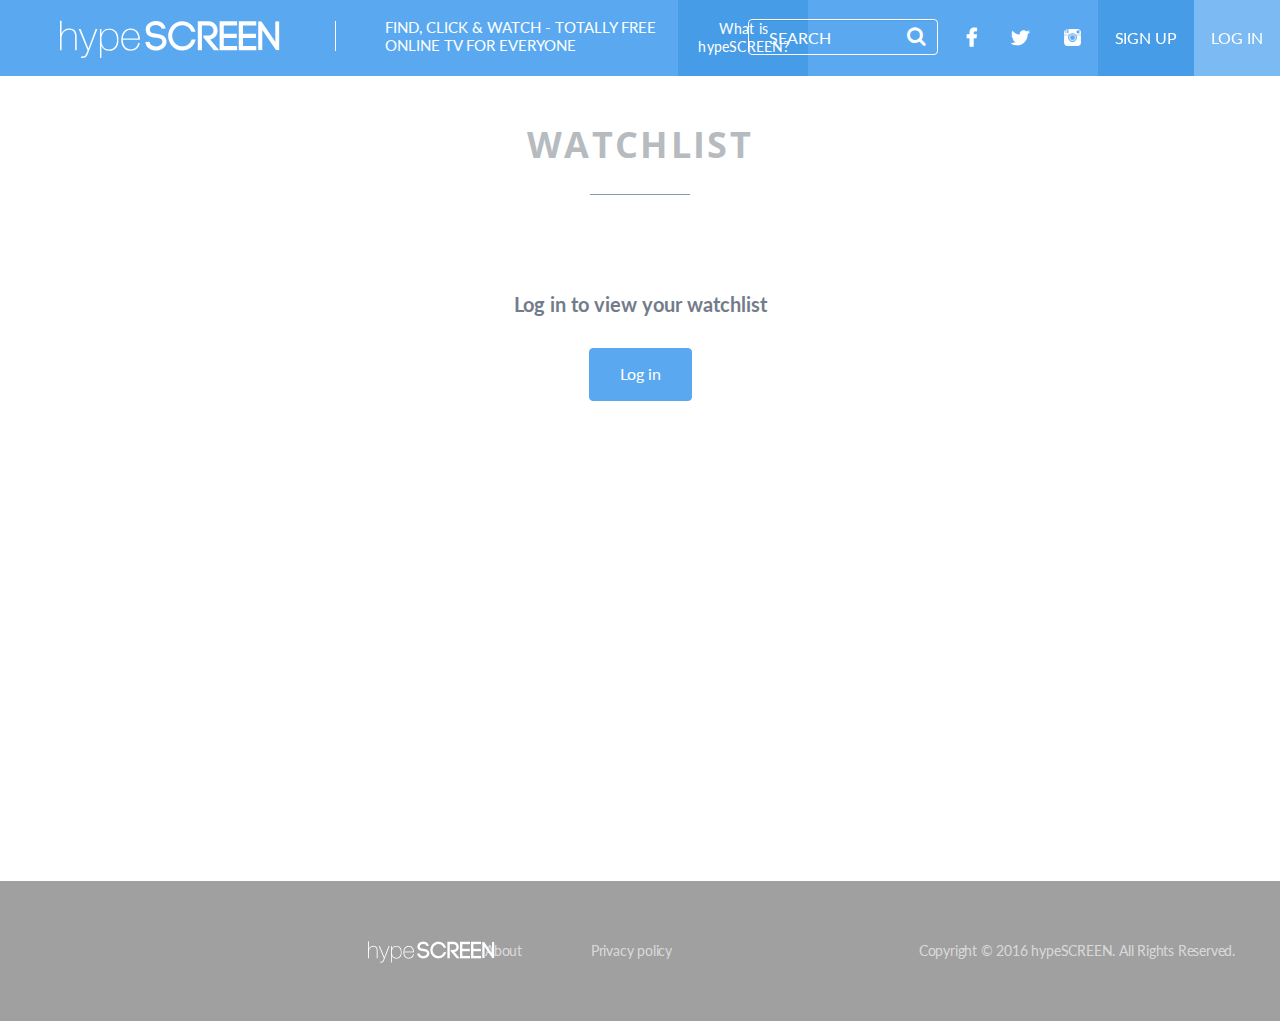
<file: my-watchlist-not-login.html>
<!DOCTYPE html>
<html lang="en">

<head>
    <meta charset="utf-8">
    <meta http-equiv="X-UA-Compatible" content="IE=edge">
    <meta name="viewport" content="width=device-width, initial-scale=1">
    <meta name="description" content="Web TV Worth Watching">
    <meta name="author" content="">
    <link rel="shortcut icon" type="image/png" href="http://hypescreen.com/static/base/images/favicon.png"/>
    <title>My Watchlist | hypeSCREEN</title>
    <link href="https://maxcdn.bootstrapcdn.com/font-awesome/4.7.0/css/font-awesome.min.css" rel="stylesheet">
    <link href="styles/css/ie10-viewport-bug-workaround.css" rel="stylesheet">
    <link href="styles/css/main.css" rel="stylesheet">
    <link href="https://fonts.googleapis.com/css?family=Lato:300,400,700|Open+Sans:400,700" rel="stylesheet"> 
    <!--[if lt IE 9]>
      <script src="js/html5shiv.min.js"></script>
      <script src="js/respond.min.js"></script>
    <![endif]-->
</head>

<body>
    <!--==========================================
                        Header 
    ===========================================-->
    <header>
        <nav class="navbar navbar-hypescreen">
            <div class="container-fluid">
            
                <!-- Nav mobile -->
                <div class="nav-mobile">
                    <a id="show-sidenav"> 
                        <img src="images/icon/bars_icon.svg" class="bars-icon" /> 
                        <img src="images/icon/close_icon.svg" class="close-icon" /> 
                    </a>
                </div>

                <!-- Logo -->
                <div class="navbar-header"> 
                    <a class="navbar-brand" href="index.html"><img src="images/logo.svg" alt="logo" title="logo"></a> 
                    <p class="tagline">
                        FIND, CLICK &amp; WATCH - TOTALLY FREE <br/>ONLINE TV FOR EVERYONE
                    </p>
                </div>

                <!-- Navbar menu -->
                <ul class="nav navbar-nav navbar-right">
                    <li class="about-nav"><a href="about.html">What is hypeSCREEN?</a></li>
                    <li class="form-nav">
                        <form class="form-search navbar-form navbar-left">
                            <div class="form-group">
                                  <input type="text" class="form-control" placeholder="Search">
                                    <button type="submit" class="btn btn-submit"><i class="fa fa-search"></i></button>
                            </div>
                        </form>
                    </li>
                    <li class="hidden-xs hidden-sm"><a href=""><i class="fa fa-facebook"></i></a></li>
                    <li class="hidden-xs hidden-sm"><a href=""><i class="fa fa-twitter"></i></a></li>
                    <li class="hidden-xs hidden-sm"><a href="https://www.instagram.com/hypescreen/"><img class="instagram-icon" src="images/icon/instagram.png"/></a></li>

                    <!-- User not login -->
                    <li class="nav-signup"><a href="#">Sign Up</a></li> 
                    <li class="nav-login"><a href="#" data-toggle="modal" data-target="#loginModal">LOG IN</a></li>

                    <!-- User login -->
                    <!-- <li class="dropdown user-login">
                        <a href="#" class="dropdown-toggle" data-toggle="dropdown" role="button" aria-haspopup="true" aria-expanded="false"><img src="images/user.png" class="user-img" alt="user" title="user" /></a>
                        <ul class="dropdown-menu">
                            <li><a href="#">My profile</a></li>
                            <li><a href="index.html">Log out</a></li> 
                        </ul>
                    </li> -->
                </ul>
            </div> 
        </nav>
    </header>

    <!--==========================================
                        Main
    ===========================================-->
    <main>


        <!--==========================================
                            SIDENAV
        ===========================================-->
        <aside class="sidenav">
            <nav> 

                <!-- List menu -->
                <ul class="list-menu">
                    <li>
                        <a href="index.html">
                            <img class="is-visible" src="images/icon/sidenav/newsfeed.svg"/> 
                            <img class="is-hidden" src="images/icon/sidenav/newsfeed_blue.svg"/> 
                            Newsfeed
                        </a>
                    </li>
                    <li>
                        <a href="browse.html">
                            <img class="is-visible" src="images/icon/sidenav/browse_shows.svg"/> 
                            <img class="is-hidden" src="images/icon/sidenav/browse_shows_blue.svg"/> 
                            Browse shows
                        </a>
                    </li>
                    <li class="active active-watchlist">
                        <a href="my-favorites-not-login.html">
                            <img class="is-visible" src="images/icon/sidenav/favorites.svg"/> 
                            <img class="is-hidden" src="images/icon/sidenav/favorites_blue.svg"/> 
                            Favorites
                        </a>
                        <div class="separate">|</div>
                        <a href="my-watchlist-not-login.html">Watchlist</a>
                    </li>
                    <li>
                        <a href="#">
                            <img class="is-visible" src="images/icon/sidenav/comment.svg"/> 
                            <img class="is-hidden" src="images/icon/sidenav/comment_blue.svg"/> 
                            The Hypescreen Report
                        </a>
                    </li>
                </ul>

                <div class="sidenav-tab">
                    
                    <ul class="list-inline">
                        <li class="active"><a href="#categories" data-toggle="tab">Categories</a></li>
                        <li><a href="#top-shows" data-toggle="tab">Top Shows</a></li>
                    </ul>

                    <div class="tab-content">

                        <!-- Filter -->
                        <div id="categories" class="filter tab-pane active fade in">

                            <!-- Filter Header -->
                            <div class="filter-header visible-xs visible-sm">
                                <h2>- CHOOSE YOUR CATEGORIES -</h2>
                            </div>

                            <!-- Filter Body -->
                            <div class="filter-body">

                                <!-- Filter Tags -->
                                <div class="filter-tags">

                                    <button type="button" class="btn btn-tag btn-tag-image" data-color="default" 
                                        data-slug="business-tech">
                                        <div class="image">
                                            <img src="images/tags/business_technology.jpg" alt="Business & tech" 
                                            title="Business & tech"/>
                                        </div>
                                        <span>BUSINESS &amp; TECH</span>
                                    </button>

                                    <button type="button" class="btn btn-tag btn-tag-image" data-color="default" 
                                        data-slug="food-drink">
                                        <div class="image">
                                            <img src="images/tags/food_drink.jpg" alt="Food & Drink" title="Food & Drink"/>
                                        </div>
                                        <span>FOOD &amp; DRINK</span>
                                    </button>

                                    <button type="button" class="btn btn-tag btn-tag-image" data-color="default" 
                                        data-slug="funny">
                                        <div class="image">
                                            <img src="images/tags/funny.jpg" alt="Funny" title="Funny"/>
                                        </div>
                                        <span>FUNNY</span>
                                    </button>

                                    <button type="button" class="btn btn-tag btn-tag-image" data-color="default" 
                                        data-slug="nerd-culture">
                                        <div class="image">
                                            <img src="images/tags/nerd_culture.jpg" alt="Nerd Culture" title="Nerd Culture"/>
                                        </div>
                                        <span>NERD CULTURE</span>
                                    </button>

                                    <button type="button" class="btn btn-tag btn-tag-image" data-color="default" 
                                        data-slug="pop-culture">
                                        <div class="image">
                                            <img src="images/tags/pop_culture.jpg" alt="Pop Culture" title="Pop Culture"/>
                                        </div>
                                        <span>POP CULTURE</span>
                                    </button>

                                    <button type="button" class="btn btn-tag btn-tag-image" data-color="default" 
                                        data-slug="real-stories">
                                        <div class="image">
                                            <img src="images/tags/real_stories.jpg" alt="Real Stories" title="Real Stories"/>
                                        </div>
                                        <span>REAL STORIES</span>
                                    </button>

                                    <button type="button" class="btn btn-tag btn-tag-image" data-color="default" 
                                        data-slug="science-nature">
                                        <div class="image">
                                            <img src="images/tags/science_nature.jpg" alt="Science Nature" title="Science Nature"/>
                                        </div>
                                        <span>SCIENCE &amp; NATURE</span>
                                    </button>

                                    <button type="button" class="btn btn-tag btn-tag-image" data-color="default" 
                                        data-slug="style-beauty">
                                        <div class="image">
                                            <img src="images/tags/style_beauty.jpg" alt="Style Beauty" title="Style Beauty"/>
                                        </div>
                                        <span>STYLE &amp; BEAUTY</span>
                                    </button>

                                    <button type="button" class="btn btn-tag btn-tag-image" data-color="default" 
                                        data-slug="web-series">
                                        <div class="image">
                                            <img src="images/tags/web_series.jpg" alt="Web Series" title="Web Series"/>
                                        </div>
                                        <span>WEB SERIES</span>
                                    </button>

                                    <button type="button" class="btn btn-tag btn-tag-image" data-color="default" 
                                        data-slug="youtubers">
                                        <div class="image">
                                            <img src="images/tags/youtubers.jpg" alt="Youtubers" title="Youtubers"/>
                                        </div>
                                        <span>YOUTUBERS</span>
                                    </button>

                                </div>

                                <!-- Filter Action -->
                                <div class="filter-action clearfix">
                                    <div class="pull-left">
                                        <a href="#" class="btn btn-link">Clear All</a>
                                        <a href="#" class="btn btn-link">Select All</a>
                                    </div>
                                    <div class="pull-right">
                                        <div class="dropdown">
                                            <button class="btn btn-link dropdown-toggle" type="button" id="dropdownMenu1" data-toggle="dropdown" aria-haspopup="true" aria-expanded="true">
                                                All Publishers <i class="fa fa-caret-down"></i>
                                            </button>
                                            <ul class="dropdown-menu" aria-labelledby="dropdownMenu1">
                                                <li><a href="#">Action</a></li>
                                                <li><a href="#">Another action</a></li>
                                                <li><a href="#">Something else here</a></li>
                                                <li role="separator" class="divider"></li>
                                                <li><a href="#">Separated link</a></li>
                                            </ul>
                                        </div>
                                    </div>
                                </div>

                                <!-- Filter More Tags -->
                                <div class="filter-more-tags collapse" id="MoreTags">
                                    
                                        <button type="button" class="btn btn-tag" data-color="default" data-slug="animation">
                                            Animation
                                        </button>
                                    
                                        <button type="button" class="btn btn-tag" data-color="default" data-slug="art-dance">
                                            Art &amp; Dance
                                        </button>
                                    
                                        <button type="button" class="btn btn-tag" data-color="default" data-slug="automotive">
                                            Automotive
                                        </button>
                                    
                                        <button type="button" class="btn btn-tag" data-color="default" data-slug="celebs">
                                            Celebs
                                        </button>
                                    
                                        <button type="button" class="btn btn-tag" data-color="default" data-slug="classics">
                                            Classics
                                        </button>
                                    
                                        <button type="button" class="btn btn-tag" data-color="default" data-slug="diy-life-hacks">
                                            DIY &amp; Life Hacks
                                        </button>
                                    
                                        <button type="button" class="btn btn-tag" data-color="default" data-slug="documentary">
                                            Documentary
                                        </button>
                                    
                                        <button type="button" class="btn btn-tag" data-color="default" data-slug="drama">
                                            Drama
                                        </button>
                                    
                                        <button type="button" class="btn btn-tag" data-color="default" data-slug="game-shows">
                                            Game Shows
                                        </button>
                                    
                                        <button type="button" class="btn btn-tag" data-color="default" data-slug="gaming">
                                            Gaming
                                        </button>
                                    
                                        <button type="button" class="btn btn-tag" data-color="default" data-slug="health-wellness">
                                            Health &amp; Wellness
                                        </button>
                                    
                                        <button type="button" class="btn btn-tag" data-color="default" data-slug="history">
                                            History
                                        </button>
                                    
                                        <button type="button" class="btn btn-tag" data-color="default" data-slug="home-hospitality">
                                            Home &amp; Hospitality
                                        </button>
                                    
                                        <button type="button" class="btn btn-tag" data-color="default" data-slug="informational">
                                            Informational
                                        </button>
                                    
                                        <button type="button" class="btn btn-tag" data-color="default" data-slug="instructional">
                                            Instructional
                                        </button>
                                    
                                        <button type="button" class="btn btn-tag" data-color="default" data-slug="interviews">
                                            Interviews
                                        </button>
                                    
                                        <button type="button" class="btn btn-tag" data-color="default" data-slug="jokes-sketch-comedy">
                                            Jokes &amp; Sketch Comedy
                                        </button>
                                    
                                        <button type="button" class="btn btn-tag" data-color="default" data-slug="lgbt">
                                            LGBT
                                        </button>
                                    
                                        <button type="button" class="btn btn-tag" data-color="default" data-slug="love-dating">
                                            Love &amp; Dating
                                        </button>
                                    
                                        <button type="button" class="btn btn-tag" data-color="default" data-slug="movies-tv">
                                            Movies &amp; TV
                                        </button>
                                    
                                        <button type="button" class="btn btn-tag" data-color="default" data-slug="music">
                                            Music
                                        </button>
                                    
                                        <button type="button" class="btn btn-tag" data-color="default" data-slug="news">
                                            News
                                        </button>
                                    
                                        <button type="button" class="btn btn-tag" data-color="default" data-slug="our-faves">
                                            Our Faves
                                        </button>
                                    
                                        <button type="button" class="btn btn-tag" data-color="default" data-slug="parenthood">
                                            Parenthood
                                        </button>
                                    
                                        <button type="button" class="btn btn-tag" data-color="default" data-slug="pranks">
                                            Pranks
                                        </button>
                                    
                                        <button type="button" class="btn btn-tag" data-color="default" data-slug="reality">
                                            Reality
                                        </button>
                                    
                                        <button type="button" class="btn btn-tag" data-color="default" data-slug="reviews">
                                            Reviews
                                        </button>
                                    
                                        <button type="button" class="btn btn-tag" data-color="default" data-slug="sci-fi">
                                            Sci Fi
                                        </button>
                                    
                                        <button type="button" class="btn btn-tag" data-color="default" data-slug="sports">
                                            Sports
                                        </button>
                                    
                                        <button type="button" class="btn btn-tag" data-color="default" data-slug="talk-shows">
                                            Talk Shows
                                        </button>
                                    
                                        <button type="button" class="btn btn-tag" data-color="default" data-slug="teens">
                                            Teens
                                        </button>
                                    
                                        <button type="button" class="btn btn-tag" data-color="default" data-slug="thriller">
                                            Thriller
                                        </button>
                                    
                                        <button type="button" class="btn btn-tag" data-color="default" data-slug="travel">
                                            Travel
                                        </button>
                                    
                                </div>

                                <!-- Button Filter More Tags -->
                                <div class="btn-more-tags">
                                    <a class="btn btn-link collapsed" role="button" data-toggle="collapse" href="#MoreTags" aria-expanded="false" aria-controls="MoreTags">
                                        <img src="images/icon/tags_icon.svg"/>&nbsp; <span>More Tags</span>
                                    </a> 
                                </div> 
                            </div>
                        </div> 

                        <!-- Top Shows -->
                        <div id="top-shows" class="top-shows tab-pane fade">
                            <h2 class="visible-xs visible-sm">TOP SHOWS: </h2>
                            <div class="top-shows-dropdown"> 
                                <div class="btn-group clearfix">
                                    <button type="button" class="btn btn-primary">Funny</button>
                                    <button type="button" class="btn btn-primary dropdown-toggle" data-toggle="dropdown" aria-haspopup="true" aria-expanded="false">
                                        <i class="fa fa-caret-down"></i>
                                    </button>
                                    <ul class="dropdown-menu">
                                        <li><a href="#">Action</a></li>
                                        <li><a href="#">Another action</a></li>
                                        <li><a href="#">Something else here</a></li>
                                        <li role="separator" class="divider"></li>
                                        <li><a href="#">Separated link</a></li>
                                    </ul>
                                </div>
                            </div>
                            <div class="clearfix"></div>
                            <ul>
                                <li>
                                    <a href="#">
                                        <img src="images/top_shows/ice_hockey.png" alt="ice hockey" title="ice hockey">
                                        <h5 class="title">
                                            <span>Comedians In Cars Getting Coffee</span>
                                        </h5>
                                    </a>
                                </li>
                                <li>
                                    <a href="#">
                                        <img src="images/top_shows/pewdiepie.png" alt="pewdiepie" title="pewdiepie">
                                        <h5 class="title">
                                            <span>Every Single Step w/ Nigel Lythgoe</span>
                                        </h5>
                                    </a>
                                </li>
                                <li>
                                    <a href="#">
                                        <img src="images/top_shows/klub.png" alt="klub" title="klub">
                                        <h5 class="title">
                                            <span>Conde Nast Traveler</span>
                                        </h5>
                                    </a>
                                </li>
                                <li>
                                    <a href="#">
                                        <img src="images/top_shows/kontrafakt.png" alt="kontrafakt" title="kontrafakt">
                                        <h5 class="title">
                                            <span>Donald Trump's The Art of The Deal </span>
                                        </h5>
                                    </a>
                                </li>
                                <li>
                                    <a href="#">
                                        <img src="images/top_shows/moto.png" alt="moto" title="moto">
                                        <h5 class="title">
                                            <span>BlackBoxTV Presents | Horror Anthology Series</span>
                                        </h5>
                                    </a>
                                </li>
                                <li>
                                    <a href="#">
                                        <img src="images/top_shows/camel.png" alt="camel" title="camel">
                                        <h5 class="title">
                                            <span>Fear of the Walking Dead Flight 462</span>
                                        </h5>
                                    </a>
                                </li>
                            </ul>
                            <a href="#" class="go-to">GO TO ALL <img src="images/icon/arrow_right_icon.svg"/></a>
                        </div>
                        
                    </div>

                </div>
                
                <!-- Subscribe form -->
                <div class="subscribe-form"> 
                    <form>
                        <div class="form-group">
                            <input type="text" name="email_subscribe" class="form-control" placeholder="Subscribe to our newsletter"/>
                        </div>
                        <button type="button" class="btn btn-primary" data-toggle="modal" data-target="#subscriberModal">Subscribe</button>
                    </form>
                </div>
            </nav>
            <div id="nav-backdrop"></div>
        </aside>


        <!--==========================================
                        MAIN CONTENT
        ===========================================-->
        <div class="main-content">
            <div class="container">
                <h2 class="content-heading">WATCHLIST</h2>

                <div class="my-favorites-not-login">
                    <p>Log in to view your watchlist</p>
                    <a  href="#" data-toggle="modal" data-target="#loginModalFavorites" class="btn btn-primary">Log in</a>
                </div>

            </div>
        </div>
    </main>

    <!--==========================================
                        Footer
    ===========================================-->
    <footer id="footer" class="footer">
        <div class="footer-inner container">
            <div class="footer-logo">
                <a href="#">
                    <img src="images/logo_footer.png" alt="logo" title="logo" />
                </a>
            </div>
            <div class="footer-links">
                <ul class="list-inline">
                    <li><a href="#">About</a></li>
                    <li><a href="#">Privacy policy</a></li>
                </ul>
            </div>
            <div class="footer-copyright">
                <span>Copyright &copy; 2016 <a href="#">hypeSCREEN</a>. All Rights Reserved.</span>
            </div>
        </div>
    </footer>

    <!-- LOG IN Modal -->
    <div class="modal fade v-middle login-modal" id="loginModal" tabindex="-1" role="dialog" aria-labelledby="loginModalLabel">
        <div class="modal-dialog" role="document">
            <div class="modal-content">
                <div class="modal-header">
                    <button type="button" class="close" data-dismiss="modal" aria-label="Close"><img src="images/icon/close_modal_icon.svg"/></button>
                    <img src="images/logo_lg.png" alt="logo" title="logo" />
                </div>
                <div class="modal-body">
                    <div class="auth">
                        <a href="user-login.html" class="facebook"><img src="images/sign_in_fb.png"/></a>
                        <a href="user-login.html" class="google-plus"><img src="images/sign_in_google.png"/></a>
                    </div>
                    <form>
                        <div class="form-group">
                            <input type="email" class="form-control" id="email" placeholder="Email">
                        </div>
                        <div class="form-group">
                            <input type="password" class="form-control" id="password" placeholder="Password">
                        </div> 

                        <!-- Button Login -->  <!-- <button type="submit" class="btn btn-primary btn-login">Log in</button> -->

                        <!-- For demo page --> <a href="user-login.html" class="btn btn-primary btn-login">Log in</a>

                        <a href="#" class="btn btn-link btn-signup">Or sign up here</a>
                    </form>
                </div> 
            </div>
        </div>
    </div>

    <!-- LOG IN Favorites Modal -->
    <div class="modal fade v-middle login-modal" id="loginModalFavorites" tabindex="-1" role="dialog" aria-labelledby="loginModalFavoritesLabel">
        <div class="modal-dialog" role="document">
            <div class="modal-content">
                <div class="modal-header">
                    <button type="button" class="close" data-dismiss="modal" aria-label="Close"><img src="images/icon/close_modal_icon.svg"/></button>
                    <img src="images/logo_lg.png" alt="logo" title="logo" />
                </div>
                <div class="modal-body">
                    <div class="auth">
                        <a href="user-login.html" class="facebook"><img src="images/sign_in_fb.png"/></a>
                        <a href="user-login.html" class="google-plus"><img src="images/sign_in_google.png"/></a>
                    </div>
                    <form>
                        <div class="form-group">
                            <input type="email" class="form-control" id="email" placeholder="Email">
                        </div>
                        <div class="form-group">
                            <input type="password" class="form-control" id="password" placeholder="Password">
                        </div> 

                        <!-- Button Login -->  <!-- <button type="submit" class="btn btn-primary btn-login">Log in</button> -->

                        <!-- For demo page --> <a href="my-watchlist.html" class="btn btn-primary btn-login">Log in</a>

                        <a href="#" class="btn btn-link btn-signup">Or sign up here</a>
                    </form>
                </div> 
            </div>
        </div>
    </div>

    <!-- SUBSCRIBER MODAL -->
    <div class="modal fade v-middle subscriber-modal" id="subscriberModal" tabindex="-1" role="dialog" aria-labelledby="subscriberModalLabel">
        <div class="modal-dialog" role="document">
            <div class="modal-content">
                <div class="modal-header">
                    <button type="button" class="close" data-dismiss="modal" aria-label="Close"><img src="images/icon/close_modal_icon.svg"/></button>
                    <img src="images/logo_lg.png" alt="logo" title="logo" />
                    <div class="subscribe-img">
                        <img src="images/subscribe_img.png" class="img-responsive" alt="subscribe" title="subscribe"/>
                    </div>
                </div>
                <div class="modal-body">
                    <h2>
                        Get the best shows online <br/>
                        delivered straight to your inbox.
                    </h2>
                    <!-- Subscribe form -->
                    <div class="subscribe-form"> 
                        <form>
                            <div class="form-group">
                                <input id="email_subscribe" type="email" name="email_subscribe" class="form-control" placeholder="Enter your email address"/>
                            </div>
                            <button type="submit" class="btn btn-primary">Subscribe</button>
                        </form>
                    </div>
                    <h3>
                        Or sign up, <br/>
                        to get the newsletter + full access to site.
                    </h3>
                    <a href="#" class="btn btn-primary btn-signup" data-toggle="modal" data-target="#signupModal" data-dismiss="modal">Sign Up</a>
                </div> 
            </div>
        </div>
    </div>
    <!--==========================================
                  Javascript core
    ===========================================-->
    <script src="js/jquery.min.js"></script>
    <!-- <script src="js/modernizr.min.js"></script>   -->
    <script src="js/bootstrap.min.js"></script>
    <script src="js/ie10-viewport-bug-workaround.js"></script>
    <script src="js/custom.js"></script>
</body>

</html>
</file>
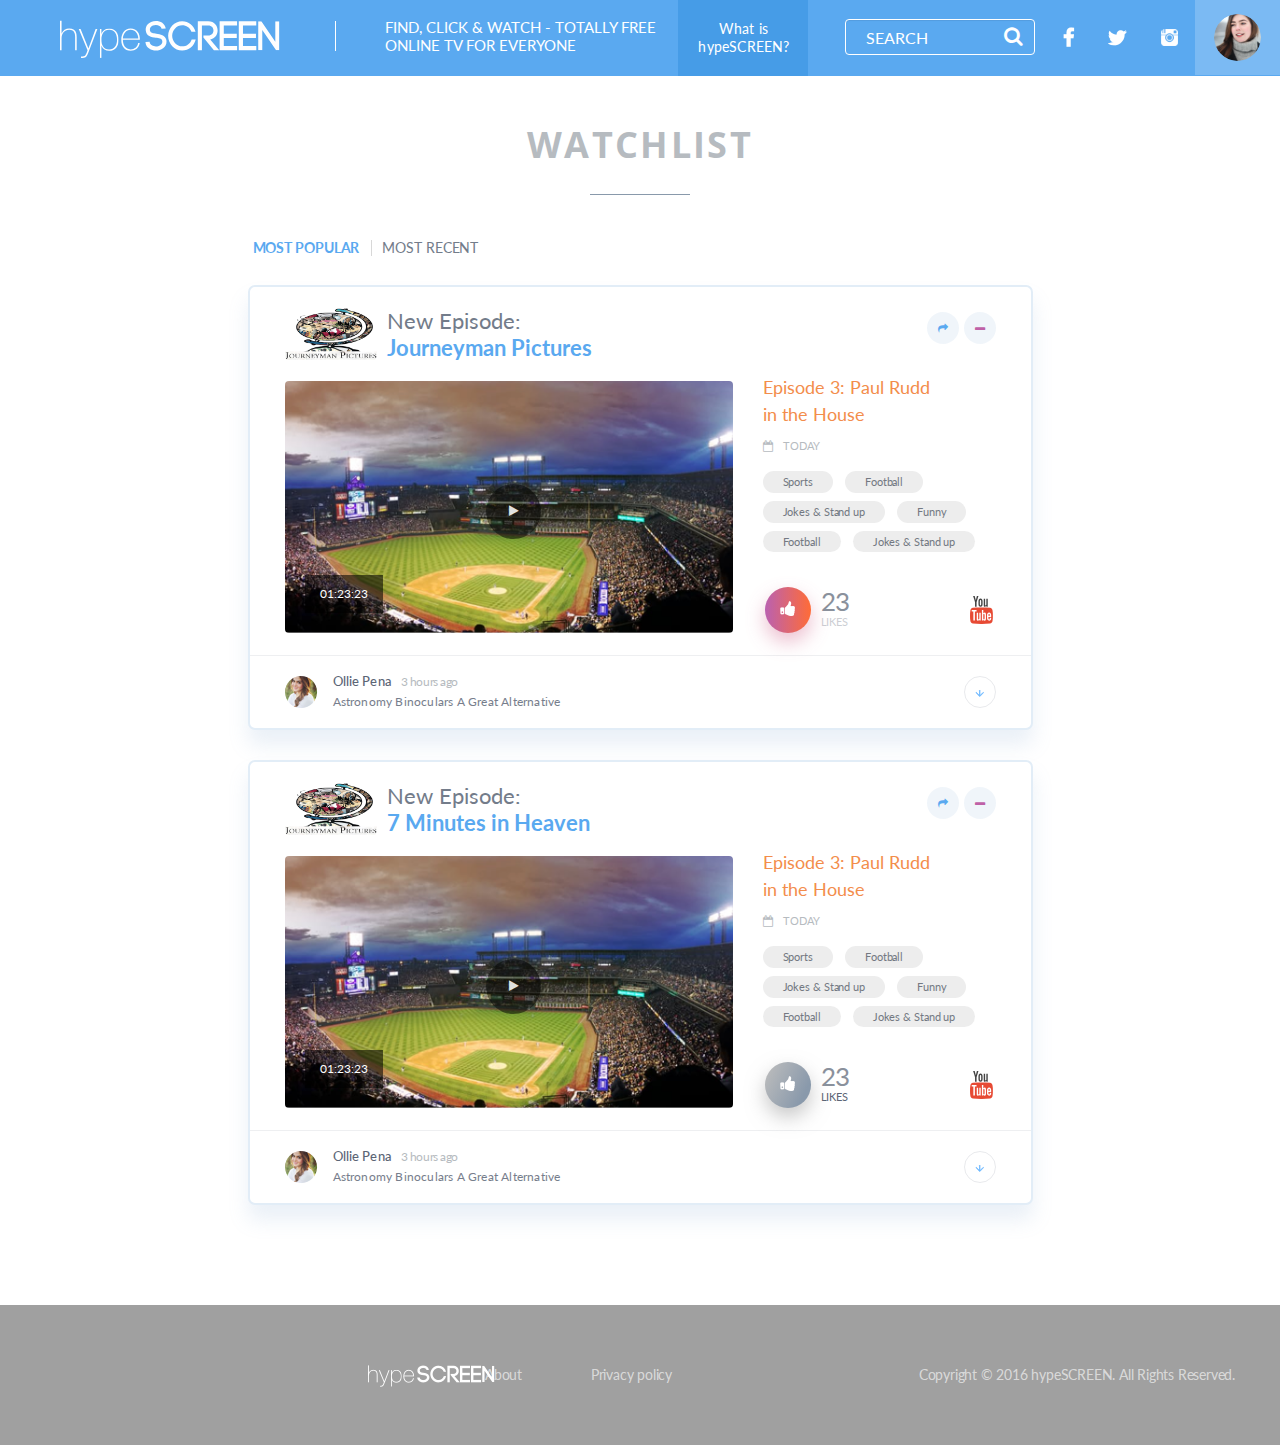
<file: my-watchlist.html>
<!DOCTYPE html>
<html lang="en">

<head>
    <meta charset="utf-8">
    <meta http-equiv="X-UA-Compatible" content="IE=edge">
    <meta name="viewport" content="width=device-width, initial-scale=1">
    <meta name="description" content="Web TV Worth Watching">
    <meta name="author" content="">
    <link rel="shortcut icon" type="image/png" href="http://hypescreen.com/static/base/images/favicon.png"/>
    <title>My Watchlist | hypeSCREEN</title>
    <link href="https://maxcdn.bootstrapcdn.com/font-awesome/4.7.0/css/font-awesome.min.css" rel="stylesheet">
    <link href="styles/css/ie10-viewport-bug-workaround.css" rel="stylesheet">
    <link href="styles/css/main.css" rel="stylesheet">
    <link href="https://fonts.googleapis.com/css?family=Lato:300,400,700|Open+Sans:400,700" rel="stylesheet"> 
    <!--[if lt IE 9]>
      <script src="js/html5shiv.min.js"></script>
      <script src="js/respond.min.js"></script>
    <![endif]-->
</head>

<body>
    <!--==========================================
                        Header 
    ===========================================-->
    <header>
        <nav class="navbar navbar-hypescreen">
            <div class="container-fluid">
            
                <!-- Nav mobile -->
                <div class="nav-mobile">
                    <a id="show-sidenav"> 
                        <img src="images/icon/bars_icon.svg" class="bars-icon" /> 
                        <img src="images/icon/close_icon.svg" class="close-icon" /> 
                    </a>
                </div>

                <!-- Logo -->
                <div class="navbar-header"> 
                    <a class="navbar-brand" href="user-login.html"><img src="images/logo.svg" alt="logo" title="logo"></a> 
                    <p class="tagline">
                        FIND, CLICK &amp; WATCH - TOTALLY FREE <br/>ONLINE TV FOR EVERYONE
                    </p>
                </div>

                <!-- Navbar menu -->
                <ul class="nav navbar-nav navbar-right">
                    <li class="about-nav"><a href="about.html">What is hypeSCREEN?</a></li>
                    <li class="form-nav">
                        <form class="form-search navbar-form navbar-left">
                            <div class="form-group">
                                  <input type="text" class="form-control" placeholder="Search">
                                    <button type="submit" class="btn btn-submit"><i class="fa fa-search"></i></button>
                            </div>
                        </form>
                    </li>
                    <li class="hidden-xs hidden-sm"><a href=""><i class="fa fa-facebook"></i></a></li>
                    <li class="hidden-xs hidden-sm"><a href=""><i class="fa fa-twitter"></i></a></li>
                    <li class="hidden-xs hidden-sm"><a href="https://www.instagram.com/hypescreen/"><img class="instagram-icon" src="images/icon/instagram.png"/></a></li>

                    <!-- User not login -->
                    <!-- <li class="nav-signup"><a href="#">Sign Up</a></li> 
                    <li class="nav-login"><a href="#" data-toggle="modal" data-target="#loginModal">LOG IN</a></li> -->

                    <!-- User login -->
                    <li class="dropdown user-login">
                        <a href="#" class="dropdown-toggle" data-toggle="dropdown" role="button" aria-haspopup="true" aria-expanded="false"><img src="images/user.png" class="user-img" alt="user" title="user" /></a>
                        <ul class="dropdown-menu">
                            <li><a href="#">My profile</a></li>
                            <li><a href="my-watchlist-not-login.html">Log out</a></li> 
                        </ul>
                    </li>
                </ul>
            </div> 
        </nav>
    </header>

    <!--==========================================
                        Main
    ===========================================-->
    <main>


        <!--==========================================
                            SIDENAV
        ===========================================-->
        <aside class="sidenav">
            <nav> 

                <!-- List menu -->
                <ul class="list-menu">
                    <li>
                        <a href="user-login.html">
                            <img class="is-visible" src="images/icon/sidenav/newsfeed.svg"/> 
                            <img class="is-hidden" src="images/icon/sidenav/newsfeed_blue.svg"/> 
                            Newsfeed
                        </a>
                    </li>
                    <li>
                        <a href="browse.html">
                            <img class="is-visible" src="images/icon/sidenav/browse_shows.svg"/> 
                            <img class="is-hidden" src="images/icon/sidenav/browse_shows_blue.svg"/> 
                            Browse shows
                        </a>
                    </li>
                    <li class="active active-watchlist">
                        <a href="my-favorites.html">
                            <img class="is-visible" src="images/icon/sidenav/favorites.svg"/> 
                            <img class="is-hidden" src="images/icon/sidenav/favorites_blue.svg"/> 
                            Favorites
                        </a>
                        <div class="separate">|</div>
                        <a href="my-watchlist.html">Watchlist</a>
                    </li>
                    <li>
                        <a href="#">
                            <img class="is-visible" src="images/icon/sidenav/comment.svg"/> 
                            <img class="is-hidden" src="images/icon/sidenav/comment_blue.svg"/> 
                            The Hypescreen Report
                        </a>
                    </li>
                </ul>

                <div class="sidenav-tab">
                    
                    <ul class="list-inline">
                        <li class="active"><a href="#categories" data-toggle="tab">Categories</a></li>
                        <li><a href="#top-shows" data-toggle="tab">Top Shows</a></li>
                    </ul>

                    <div class="tab-content">

                        <!-- Filter -->
                        <div id="categories" class="filter tab-pane active fade in">

                            <!-- Filter Header -->
                            <div class="filter-header visible-xs visible-sm">
                                <h2>- CHOOSE YOUR CATEGORIES -</h2>
                            </div>

                            <!-- Filter Body -->
                            <div class="filter-body">

                                <!-- Filter Tags -->
                                <div class="filter-tags">

                                    <button type="button" class="btn btn-tag btn-tag-image" data-color="default" 
                                        data-slug="business-tech">
                                        <div class="image">
                                            <img src="images/tags/business_technology.jpg" alt="Business & tech" 
                                            title="Business & tech"/>
                                        </div>
                                        <span>BUSINESS &amp; TECH</span>
                                    </button>

                                    <button type="button" class="btn btn-tag btn-tag-image" data-color="default" 
                                        data-slug="food-drink">
                                        <div class="image">
                                            <img src="images/tags/food_drink.jpg" alt="Food & Drink" title="Food & Drink"/>
                                        </div>
                                        <span>FOOD &amp; DRINK</span>
                                    </button>

                                    <button type="button" class="btn btn-tag btn-tag-image" data-color="default" 
                                        data-slug="funny">
                                        <div class="image">
                                            <img src="images/tags/funny.jpg" alt="Funny" title="Funny"/>
                                        </div>
                                        <span>FUNNY</span>
                                    </button>

                                    <button type="button" class="btn btn-tag btn-tag-image" data-color="default" 
                                        data-slug="nerd-culture">
                                        <div class="image">
                                            <img src="images/tags/nerd_culture.jpg" alt="Nerd Culture" title="Nerd Culture"/>
                                        </div>
                                        <span>NERD CULTURE</span>
                                    </button>

                                    <button type="button" class="btn btn-tag btn-tag-image" data-color="default" 
                                        data-slug="pop-culture">
                                        <div class="image">
                                            <img src="images/tags/pop_culture.jpg" alt="Pop Culture" title="Pop Culture"/>
                                        </div>
                                        <span>POP CULTURE</span>
                                    </button>

                                    <button type="button" class="btn btn-tag btn-tag-image" data-color="default" 
                                        data-slug="real-stories">
                                        <div class="image">
                                            <img src="images/tags/real_stories.jpg" alt="Real Stories" title="Real Stories"/>
                                        </div>
                                        <span>REAL STORIES</span>
                                    </button>

                                    <button type="button" class="btn btn-tag btn-tag-image" data-color="default" 
                                        data-slug="science-nature">
                                        <div class="image">
                                            <img src="images/tags/science_nature.jpg" alt="Science Nature" title="Science Nature"/>
                                        </div>
                                        <span>SCIENCE &amp; NATURE</span>
                                    </button>

                                    <button type="button" class="btn btn-tag btn-tag-image" data-color="default" 
                                        data-slug="style-beauty">
                                        <div class="image">
                                            <img src="images/tags/style_beauty.jpg" alt="Style Beauty" title="Style Beauty"/>
                                        </div>
                                        <span>STYLE &amp; BEAUTY</span>
                                    </button>

                                    <button type="button" class="btn btn-tag btn-tag-image" data-color="default" 
                                        data-slug="web-series">
                                        <div class="image">
                                            <img src="images/tags/web_series.jpg" alt="Web Series" title="Web Series"/>
                                        </div>
                                        <span>WEB SERIES</span>
                                    </button>

                                    <button type="button" class="btn btn-tag btn-tag-image" data-color="default" 
                                        data-slug="youtubers">
                                        <div class="image">
                                            <img src="images/tags/youtubers.jpg" alt="Youtubers" title="Youtubers"/>
                                        </div>
                                        <span>YOUTUBERS</span>
                                    </button>

                                </div>

                                <!-- Filter Action -->
                                <div class="filter-action clearfix">
                                    <div class="pull-left">
                                        <a href="#" class="btn btn-link">Clear All</a>
                                        <a href="#" class="btn btn-link">Select All</a>
                                    </div>
                                    <div class="pull-right">
                                        <div class="dropdown">
                                            <button class="btn btn-link dropdown-toggle" type="button" id="dropdownMenu1" data-toggle="dropdown" aria-haspopup="true" aria-expanded="true">
                                                All Publishers <i class="fa fa-caret-down"></i>
                                            </button>
                                            <ul class="dropdown-menu" aria-labelledby="dropdownMenu1">
                                                <li><a href="#">Action</a></li>
                                                <li><a href="#">Another action</a></li>
                                                <li><a href="#">Something else here</a></li>
                                                <li role="separator" class="divider"></li>
                                                <li><a href="#">Separated link</a></li>
                                            </ul>
                                        </div>
                                    </div>
                                </div>

                                <!-- Filter More Tags -->
                                <div class="filter-more-tags collapse" id="MoreTags">
                                    
                                        <button type="button" class="btn btn-tag" data-color="default" data-slug="animation">
                                            Animation
                                        </button>
                                    
                                        <button type="button" class="btn btn-tag" data-color="default" data-slug="art-dance">
                                            Art &amp; Dance
                                        </button>
                                    
                                        <button type="button" class="btn btn-tag" data-color="default" data-slug="automotive">
                                            Automotive
                                        </button>
                                    
                                        <button type="button" class="btn btn-tag" data-color="default" data-slug="celebs">
                                            Celebs
                                        </button>
                                    
                                        <button type="button" class="btn btn-tag" data-color="default" data-slug="classics">
                                            Classics
                                        </button>
                                    
                                        <button type="button" class="btn btn-tag" data-color="default" data-slug="diy-life-hacks">
                                            DIY &amp; Life Hacks
                                        </button>
                                    
                                        <button type="button" class="btn btn-tag" data-color="default" data-slug="documentary">
                                            Documentary
                                        </button>
                                    
                                        <button type="button" class="btn btn-tag" data-color="default" data-slug="drama">
                                            Drama
                                        </button>
                                    
                                        <button type="button" class="btn btn-tag" data-color="default" data-slug="game-shows">
                                            Game Shows
                                        </button>
                                    
                                        <button type="button" class="btn btn-tag" data-color="default" data-slug="gaming">
                                            Gaming
                                        </button>
                                    
                                        <button type="button" class="btn btn-tag" data-color="default" data-slug="health-wellness">
                                            Health &amp; Wellness
                                        </button>
                                    
                                        <button type="button" class="btn btn-tag" data-color="default" data-slug="history">
                                            History
                                        </button>
                                    
                                        <button type="button" class="btn btn-tag" data-color="default" data-slug="home-hospitality">
                                            Home &amp; Hospitality
                                        </button>
                                    
                                        <button type="button" class="btn btn-tag" data-color="default" data-slug="informational">
                                            Informational
                                        </button>
                                    
                                        <button type="button" class="btn btn-tag" data-color="default" data-slug="instructional">
                                            Instructional
                                        </button>
                                    
                                        <button type="button" class="btn btn-tag" data-color="default" data-slug="interviews">
                                            Interviews
                                        </button>
                                    
                                        <button type="button" class="btn btn-tag" data-color="default" data-slug="jokes-sketch-comedy">
                                            Jokes &amp; Sketch Comedy
                                        </button>
                                    
                                        <button type="button" class="btn btn-tag" data-color="default" data-slug="lgbt">
                                            LGBT
                                        </button>
                                    
                                        <button type="button" class="btn btn-tag" data-color="default" data-slug="love-dating">
                                            Love &amp; Dating
                                        </button>
                                    
                                        <button type="button" class="btn btn-tag" data-color="default" data-slug="movies-tv">
                                            Movies &amp; TV
                                        </button>
                                    
                                        <button type="button" class="btn btn-tag" data-color="default" data-slug="music">
                                            Music
                                        </button>
                                    
                                        <button type="button" class="btn btn-tag" data-color="default" data-slug="news">
                                            News
                                        </button>
                                    
                                        <button type="button" class="btn btn-tag" data-color="default" data-slug="our-faves">
                                            Our Faves
                                        </button>
                                    
                                        <button type="button" class="btn btn-tag" data-color="default" data-slug="parenthood">
                                            Parenthood
                                        </button>
                                    
                                        <button type="button" class="btn btn-tag" data-color="default" data-slug="pranks">
                                            Pranks
                                        </button>
                                    
                                        <button type="button" class="btn btn-tag" data-color="default" data-slug="reality">
                                            Reality
                                        </button>
                                    
                                        <button type="button" class="btn btn-tag" data-color="default" data-slug="reviews">
                                            Reviews
                                        </button>
                                    
                                        <button type="button" class="btn btn-tag" data-color="default" data-slug="sci-fi">
                                            Sci Fi
                                        </button>
                                    
                                        <button type="button" class="btn btn-tag" data-color="default" data-slug="sports">
                                            Sports
                                        </button>
                                    
                                        <button type="button" class="btn btn-tag" data-color="default" data-slug="talk-shows">
                                            Talk Shows
                                        </button>
                                    
                                        <button type="button" class="btn btn-tag" data-color="default" data-slug="teens">
                                            Teens
                                        </button>
                                    
                                        <button type="button" class="btn btn-tag" data-color="default" data-slug="thriller">
                                            Thriller
                                        </button>
                                    
                                        <button type="button" class="btn btn-tag" data-color="default" data-slug="travel">
                                            Travel
                                        </button>
                                    
                                </div>

                                <!-- Button Filter More Tags -->
                                <div class="btn-more-tags">
                                    <a class="btn btn-link collapsed" role="button" data-toggle="collapse" href="#MoreTags" aria-expanded="false" aria-controls="MoreTags">
                                        <img src="images/icon/tags_icon.svg"/>&nbsp; <span>More Tags</span>
                                    </a> 
                                </div> 
                            </div>
                        </div> 

                        <!-- Top Shows -->
                        <div id="top-shows" class="top-shows tab-pane fade">
                            <h2 class="visible-xs visible-sm">TOP SHOWS: </h2>
                            <div class="top-shows-dropdown"> 
                                <div class="btn-group clearfix">
                                    <button type="button" class="btn btn-primary">Funny</button>
                                    <button type="button" class="btn btn-primary dropdown-toggle" data-toggle="dropdown" aria-haspopup="true" aria-expanded="false">
                                        <i class="fa fa-caret-down"></i>
                                    </button>
                                    <ul class="dropdown-menu">
                                        <li><a href="#">Action</a></li>
                                        <li><a href="#">Another action</a></li>
                                        <li><a href="#">Something else here</a></li>
                                        <li role="separator" class="divider"></li>
                                        <li><a href="#">Separated link</a></li>
                                    </ul>
                                </div>
                            </div>
                            <div class="clearfix"></div>
                            <ul>
                                <li>
                                    <a href="#">
                                        <img src="images/top_shows/ice_hockey.png" alt="ice hockey" title="ice hockey">
                                        <h5 class="title">
                                            <span>Comedians In Cars Getting Coffee</span>
                                        </h5>
                                    </a>
                                </li>
                                <li>
                                    <a href="#">
                                        <img src="images/top_shows/pewdiepie.png" alt="pewdiepie" title="pewdiepie">
                                        <h5 class="title">
                                            <span>Every Single Step w/ Nigel Lythgoe</span>
                                        </h5>
                                    </a>
                                </li>
                                <li>
                                    <a href="#">
                                        <img src="images/top_shows/klub.png" alt="klub" title="klub">
                                        <h5 class="title">
                                            <span>Conde Nast Traveler</span>
                                        </h5>
                                    </a>
                                </li>
                                <li>
                                    <a href="#">
                                        <img src="images/top_shows/kontrafakt.png" alt="kontrafakt" title="kontrafakt">
                                        <h5 class="title">
                                            <span>Donald Trump's The Art of The Deal </span>
                                        </h5>
                                    </a>
                                </li>
                                <li>
                                    <a href="#">
                                        <img src="images/top_shows/moto.png" alt="moto" title="moto">
                                        <h5 class="title">
                                            <span>BlackBoxTV Presents | Horror Anthology Series</span>
                                        </h5>
                                    </a>
                                </li>
                                <li>
                                    <a href="#">
                                        <img src="images/top_shows/camel.png" alt="camel" title="camel">
                                        <h5 class="title">
                                            <span>Fear of the Walking Dead Flight 462</span>
                                        </h5>
                                    </a>
                                </li>
                            </ul>
                            <a href="#" class="go-to">GO TO ALL <img src="images/icon/arrow_right_icon.svg"/></a>
                        </div>
                        
                    </div>

                </div>

                <!-- Subscribe form -->
                <div class="subscribe-form"> 
                    <form>
                        <div class="form-group">
                            <input type="text" name="email_subscribe" class="form-control" placeholder="Subscribe to our newsletter"/>
                        </div>
                        <button type="button" class="btn btn-primary" data-toggle="modal" data-target="#subscriberModal">Subscribe</button>
                    </form>
                </div>
            </nav>
            <div id="nav-backdrop"></div>
        </aside>


        <!--==========================================
                        MAIN CONTENT
        ===========================================-->
        <div class="main-content">
            <div class="container">
                <h2 class="content-heading">WATCHLIST</h2>

                <!-- WATCHLIST TAB -->
                <div class="post-tabs">

                    <!-- Nav tabs -->
                    <ul class="nav-tabs list-inline" role="tablist">
                        <li class="active">
                            <a href="#mostpopular-watchlist" aria-controls="mostpopular-watchlist" role="tab" data-toggle="tab">most popular</a>
                        </li>
                        <li>
                            <a href="#mostrecent-watchlist" aria-controls="mostrecent-watchlist" role="tab" data-toggle="tab">most recent</a>
                        </li> 
                    </ul>

                    <!-- Tab Content -->
                    <div class="tab-content">

                        <!-- MOST POPULAR TAB -->
                        <div role="tabpanel" class="tab-pane fade in active" id="mostpopular-watchlist">
                            <div class="row">

                                <!-- Newsfeed Post 1 -->
                                <div class="col-sm-12">
                                    <div id="newsfeed-post-1" class="card">

                                        <!-- Header -->
                                        <div class="card-header">
                                            <h2 class="episode">
                                                <a class="pull-left" href="#" target="_blank">
                                                    <img src="images/newsfeed/thumb_mwLQ8OQ.gif">
                                                </a>
                                                <div class="pull-left">
                                                    <p>New Episode:</p>
                                                    <p>
                                                        <a href="#" target="_blank">Journeyman Pictures</a>
                                                    </p>
                                                </div>
                                            </h2>
                                            <div class="share-watchlist">
                                                <div class="add-watchlist">
                                                    <a class="btn">
                                                        <i class="fa fa-minus"
                                                           data-placement="top"
                                                           data-toggle="tooltip"  
                                                           title="Remove from Watchlist"></i>
                                                    </a>
                                                </div>
                                                <div class="share">
                                                    <a tabindex="0"
                                                       class="btn share-popover"   
                                                       data-placement="top"
                                                       data-html="true" 
                                                       data-toggle="popover"  
                                                       data-trigger="focus"
                                                       role="button"
                                                       title="false" 
                                                       data-content="<div class='row no-gutters'><div class='col-xs-6'><a href=''><i class='fa fa-twitter'></i> Share on Twitter</a></div><div class='col-xs-6'><a href=''><i class='fa fa-facebook'></i> Share on Facebook</a></div></div><img class='share-arrow' src='images/newsfeed/share_arrow.svg'/>">
                                                            <i  class="fa fa-share"
                                                                data-placement="top"
                                                                data-toggle="tooltip"  
                                                                title="Share"></i>
                                                    </a>
                                                </div>
                                            </div>
                                        </div>

                                        <!-- Body -->
                                        <div class="card-body clearfix">

                                            <!-- Video -->
                                            <div class="video">
                                                <div class="video-inner">
                                                    <img src="images/newsfeed/post_1.png" alt="image" title="image" />
                                                    <div class="play-time">
                                                        <span>01:23:23</span>
                                                    </div>
                                                    <div class="btn-play">
                                                        <a href=""><i class="fa fa-play"></i></a>
                                                    </div>
                                                </div>
                                            </div>

                                            <!-- Content -->
                                            <div class="content">
                                                <h3 title="Episode 3: Paul Rudd in the House">Episode 3: Paul Rudd in the House</h3>
                                                <span class="time"><i class="fa fa-calendar-o"></i> TODAY</span>

                                                <!-- Tags -->
                                                <div class="tags">
                                                    <a href="" class="btn tag-item">Sports</a>
                                                    <a href="" class="btn tag-item">Football</a>
                                                    <a href="" class="btn tag-item">Jokes &amp; Stand up</a>
                                                    <a href="" class="btn tag-item">Funny</a>
                                                    <a href="" class="btn tag-item">Football</a>
                                                    <a href="" class="btn tag-item">Jokes &amp; Stand up</a>
                                                </div>

                                                <!-- Likes -->
                                                <div class="likes clearfix">
                                                    <button class="btn" type="button"><img src="images/icon/thumb_up_icon.png"/></button>
                                                    <span class="count">23</span>
                                                    <span class="text">Likes</span>
                                                </div>

                                                <!-- Source -->
                                                <div class="source">
                                                    <img src="images/newsfeed/youtube_logo.svg"/>
                                                </div>
                                            </div>
                                        </div>
                                        <div class="card-footer">

                                            <!-- Comments -->
                                            <div class="comments">
                                                <a href="#">
                                                    <img src="images/newsfeed/profile.png" class="avatar" alt="image" title="image"/>
                                                    <h5>Ollie Pena</h5>
                                                    <span class="time">3 hours ago</span>
                                                </a>
                                                <p>
                                                    Astronomy Binoculars A Great Alternative
                                                </p>
                                            </div>

                                            <!-- More comments -->
                                            <div class="more-comments collapse" id="MoreComments-1">

                                                <!-- Comments -->
                                                <div class="comments">
                                                    <a href="#">
                                                        <img src="images/newsfeed/profile_2.png" class="avatar" alt="image" title="image"/>
                                                        <h5>Isaiah Delgado</h5>
                                                        <span class="time">3 days ago</span>
                                                    </a>
                                                    <p>
                                                        Creating Remarkable Poster Prints Through 4 Color Poster Printing
                                                    </p>  
                                                </div>
                                                <div class="comments">
                                                    <a href="#">
                                                        <img src="images/newsfeed/profile_2.png" class="avatar" alt="image" title="image"/>
                                                        <h5>Edward Hayes</h5>
                                                        <span class="time">3 days ago</span>
                                                    </a>
                                                    <p>
                                                        Las Vegas How To Have Non Gambling Related Fun
                                                    </p>  
                                                </div> 
                                                <div class="comments comments-form clearfix">
                                                    <button type="button" class="btn btn-primary anonymous pull-right" data-toggle="modal" data-target="#loginModal">
                                                        Leave a comment
                                                    </button>
                                                </div>
                                            </div>

                                            <!-- Btn more comments -->
                                            <div class="btn-more-comments hidden-xs">
                                                <a class="collapsed" data-toggle="collapse" href="#MoreComments-1" aria-expanded="false" aria-controls="MoreComments-1">
                                                    <img src="images/icon/arrow_down_icon.svg" />
                                                </a> 
                                            </div>

                                            <!-- Btn more comments mobile -->
                                            <div class="btn-more-comments visible-xs">
                                                <a class="collapsed dot-icon" data-toggle="collapse" href="#MoreComments-1" aria-expanded="false" aria-controls="MoreComments-1">
                                                    <img src="images/newsfeed/dot_icon.png" />
                                                </a> 
                                                <a class="collapsed" data-toggle="collapse" href="#MoreComments-1" aria-expanded="false" aria-controls="MoreComments-1">
                                                    <img src="images/icon/arrow_down_icon.svg" />
                                                </a> 
                                            </div>
                                        </div>
                                    </div>
                                </div>

                                <!-- Newsfeed Post 2 -->
                                <div class="col-sm-12">
                                    <div id="newsfeed-post-2" class="card">

                                        <!-- Header -->
                                        <div class="card-header">
                                            <h2 class="episode">
                                                <a class="pull-left" href="#" target="_blank">
                                                    <img src="images/newsfeed/thumb_mwLQ8OQ.gif">
                                                </a>
                                                <div class="pull-left">
                                                    <p>New Episode:</p>
                                                    <p>
                                                        <a href="#" target="_blank">7 Minutes in Heaven</a>
                                                    </p>
                                                </div>
                                            </h2>
                                            <div class="share-watchlist">
                                                <div class="add-watchlist">
                                                    <a class="btn">
                                                        <i class="fa fa-minus"
                                                           data-placement="top"
                                                           data-toggle="tooltip"  
                                                           title="Remove from Watchlist"></i>
                                                    </a>
                                                </div>
                                                <div class="share">
                                                    <a tabindex="0"
                                                       class="btn share-popover"   
                                                       data-placement="top"
                                                       data-html="true" 
                                                       data-toggle="popover"  
                                                       data-trigger="focus"
                                                       role="button"
                                                       title="false" 
                                                       data-content="<div class='row no-gutters'><div class='col-xs-6'><a href=''><i class='fa fa-twitter'></i> Share on Twitter</a></div><div class='col-xs-6'><a href=''><i class='fa fa-facebook'></i> Share on Facebook</a></div></div><img class='share-arrow' src='images/newsfeed/share_arrow.svg'/>">
                                                            <i  class="fa fa-share"
                                                                data-placement="top"
                                                                data-toggle="tooltip"  
                                                                title="Share"></i>
                                                    </a>
                                                </div>
                                            </div>
                                        </div>

                                        <!-- Body -->
                                        <div class="card-body clearfix">

                                            <!-- Video -->
                                            <div class="video">
                                                <div class="video-inner">
                                                    <img src="images/newsfeed/post_1.png" alt="image" title="image" />
                                                    <div class="play-time">
                                                        <span>01:23:23</span>
                                                    </div>
                                                    <div class="btn-play">
                                                        <a href=""><i class="fa fa-play"></i></a>
                                                    </div>
                                                </div>
                                            </div>

                                            <!-- Content -->
                                            <div class="content">
                                                <h3 title="Episode 3: Paul Rudd in the House">Episode 3: Paul Rudd in the House</h3>
                                                <span class="time"><i class="fa fa-calendar-o"></i> TODAY</span>

                                                <!-- Tags -->
                                                <div class="tags">
                                                    <a href="" class="btn tag-item">Sports</a>
                                                    <a href="" class="btn tag-item">Football</a>
                                                    <a href="" class="btn tag-item">Jokes &amp; Stand up</a>
                                                    <a href="" class="btn tag-item">Funny</a>
                                                    <a href="" class="btn tag-item">Football</a>
                                                    <a href="" class="btn tag-item">Jokes &amp; Stand up</a>
                                                </div>

                                                <!-- Likes -->
                                                <div class="likes clearfix">
                                                    <button class="btn not-like" type="button"><img src="images/icon/thumb_up_icon.png"/></button>
                                                    <span class="count">23</span>
                                                    <span class="text">Likes</span>
                                                </div>

                                                <!-- Source -->
                                                <div class="source">
                                                    <img src="images/newsfeed/youtube_logo.svg"/>
                                                </div>
                                            </div>
                                        </div>
                                        <div class="card-footer">

                                            <!-- Comments -->
                                            <div class="comments">
                                                <a href="#">
                                                    <img src="images/newsfeed/profile.png" class="avatar" alt="image" title="image"/>
                                                    <h5>Ollie Pena</h5>
                                                    <span class="time">3 hours ago</span>
                                                </a>
                                                <p>
                                                    Astronomy Binoculars A Great Alternative
                                                </p>
                                            </div>

                                            <!-- More comments -->
                                            <div class="more-comments collapse" id="MoreComments-2">

                                                <!-- Comments -->
                                                <div class="comments">
                                                    <a href="#">
                                                        <img src="images/newsfeed/profile_2.png" class="avatar" alt="image" title="image"/>
                                                        <h5>Isaiah Delgado</h5>
                                                        <span class="time">3 days ago</span>
                                                    </a>
                                                    <p>
                                                        Creating Remarkable Poster Prints Through 4 Color Poster Printing
                                                    </p>  
                                                </div>
                                                <div class="comments">
                                                    <a href="#">
                                                        <img src="images/newsfeed/profile_2.png" class="avatar" alt="image" title="image"/>
                                                        <h5>Edward Hayes</h5>
                                                        <span class="time">3 days ago</span>
                                                    </a>
                                                    <p>
                                                        Las Vegas How To Have Non Gambling Related Fun
                                                    </p>  
                                                </div>
                                                <div class="comments comments-form clearfix">
                                                    <button type="button" class="btn btn-primary anonymous pull-right" data-toggle="modal" data-target="#loginModal">
                                                        Leave a comment
                                                    </button>
                                                </div>
                                            </div>

                                            <!-- Btn more comments -->
                                            <div class="btn-more-comments">
                                                <a class="collapsed" data-toggle="collapse" href="#MoreComments-2" aria-expanded="false" aria-controls="MoreComments-2">
                                                    <img src="images/icon/arrow_down_icon.svg" />
                                                </a> 
                                            </div>

                                            <!-- Btn more comments mobile -->
                                            <div class="btn-more-comments visible-xs">
                                                <a class="collapsed dot-icon" data-toggle="collapse" href="#MoreComments-2" aria-expanded="false" aria-controls="MoreComments-2">
                                                    <img src="images/newsfeed/dot_icon.png" />
                                                </a> 
                                                <a class="collapsed" data-toggle="collapse" href="#MoreComments-2" aria-expanded="false" aria-controls="MoreComments-2">
                                                    <img src="images/icon/arrow_down_icon.svg" />
                                                </a> 
                                            </div>
                                        </div>
                                    </div>
                                </div>

                            </div>
                        </div>

                        <!-- MOST RECENT TAB -->
                        <div role="tabpanel" class="tab-pane fade" id="mostrecent-watchlist">
                            <div class="row">

                                <!-- Newsfeed Post 1 -->
                                <div class="col-sm-12">
                                    <div id="newsfeed-post-1" class="card">

                                        <!-- Header -->
                                        <div class="card-header">
                                            <h2 class="episode">
                                                <a class="pull-left" href="#" target="_blank">
                                                    <img src="images/newsfeed/thumb_mwLQ8OQ.gif">
                                                </a>
                                                <div class="pull-left">
                                                    <p>New Episode:</p>
                                                    <p>
                                                        <a href="#" target="_blank">Deep Look</a>
                                                    </p>
                                                </div>
                                            </h2>
                                            <div class="share-watchlist">
                                                <div class="add-watchlist">
                                                    <a class="btn">
                                                        <i class="fa fa-minus"
                                                           data-placement="top"
                                                           data-toggle="tooltip"  
                                                           title="Remove from Watchlist"></i>
                                                    </a>
                                                </div>
                                                <div class="share">
                                                    <a tabindex="0"
                                                       class="btn share-popover"   
                                                       data-placement="top"
                                                       data-html="true" 
                                                       data-toggle="popover"  
                                                       data-trigger="focus"
                                                       role="button"
                                                       title="false" 
                                                       data-content="<div class='row no-gutters'><div class='col-xs-6'><a href=''><i class='fa fa-twitter'></i> Share on Twitter</a></div><div class='col-xs-6'><a href=''><i class='fa fa-facebook'></i> Share on Facebook</a></div></div><img class='share-arrow' src='images/newsfeed/share_arrow.svg'/>">
                                                            <i  class="fa fa-share"
                                                                data-placement="top"
                                                                data-toggle="tooltip"  
                                                                title="Share"></i>
                                                    </a>
                                                </div>
                                            </div>
                                        </div>

                                        <!-- Body -->
                                        <div class="card-body clearfix">

                                            <!-- Video -->
                                            <div class="video">
                                                <div class="video-inner">
                                                    <img src="images/newsfeed/post_1.png" alt="image" title="image" />
                                                    <div class="play-time">
                                                        <span>01:23:23</span>
                                                    </div>
                                                    <div class="btn-play">
                                                        <a href=""><i class="fa fa-play"></i></a>
                                                    </div>
                                                </div>
                                            </div>

                                            <!-- Content -->
                                            <div class="content">
                                                <h3 title="Why Does Your Cat's Tongue Feel Like Sandpaper? | Deep Look">Why Does Your Cat's Tongue Feel Like Sandpaper? | Deep Look</h3>
                                                <span class="time"><i class="fa fa-calendar-o"></i> TODAY</span>

                                                <!-- Tags -->
                                                <div class="tags">
                                                    <a href="" class="btn tag-item">Sports</a>
                                                    <a href="" class="btn tag-item">Football</a>
                                                    <a href="" class="btn tag-item">Jokes &amp; Stand up</a>
                                                    <a href="" class="btn tag-item">Funny</a>
                                                    <a href="" class="btn tag-item">Football</a>
                                                    <a href="" class="btn tag-item">Jokes &amp; Stand up</a>
                                                    <a href="" class="btn tag-item">Jokes &amp; Stand up</a>
                                                    <a href="" class="btn tag-item">Funny</a>
                                                    <a href="" class="btn tag-item">Football</a>
                                                    <a href="" class="btn tag-item">Jokes &amp; Stand up</a>
                                                </div>

                                                <!-- Likes -->
                                                <div class="likes clearfix">
                                                    <button class="btn not-like" type="button"><img src="images/icon/thumb_up_icon.png"/></button>
                                                    <span class="count">23</span>
                                                    <span class="text">Likes</span>
                                                </div>

                                                <!-- Source -->
                                                <div class="source">
                                                    <img src="images/newsfeed/youtube_logo.svg"/>
                                                </div>
                                            </div>
                                        </div>
                                        <div class="card-footer">

                                            <!-- Comments -->
                                            <div class="comments">
                                                <a href="#">
                                                    <img src="images/newsfeed/profile.png" class="avatar" alt="image" title="image"/>
                                                    <h5>Ollie Pena</h5>
                                                    <span class="time">3 hours ago</span>
                                                </a>
                                                <p>
                                                    Astronomy Binoculars A Great Alternative
                                                </p>
                                            </div>

                                            <!-- More comments -->
                                            <div class="more-comments collapse" id="MoreComments-3">

                                                <!-- Comments -->
                                                <div class="comments">
                                                    <a href="#">
                                                        <img src="images/newsfeed/profile_2.png" class="avatar" alt="image" title="image"/>
                                                        <h5>Isaiah Delgado</h5>
                                                        <span class="time">3 days ago</span>
                                                    </a>
                                                    <p>
                                                        Creating Remarkable Poster Prints Through 4 Color Poster Printing
                                                    </p>  
                                                </div>
                                                <div class="comments">
                                                    <a href="#">
                                                        <img src="images/newsfeed/profile_2.png" class="avatar" alt="image" title="image"/>
                                                        <h5>Edward Hayes</h5>
                                                        <span class="time">3 days ago</span>
                                                    </a>
                                                    <p>
                                                        Las Vegas How To Have Non Gambling Related Fun
                                                    </p>  
                                                </div>
                                                <div class="comments comments-form clearfix">
                                                    <button type="button" class="btn btn-primary anonymous pull-right" data-toggle="modal" data-target="#loginModal">
                                                        Leave a comment
                                                    </button>
                                                </div>
                                            </div>

                                            <!-- Btn more comments -->
                                            <div class="btn-more-comments">
                                                <a class="collapsed" data-toggle="collapse" href="#MoreComments-3" aria-expanded="false" aria-controls="MoreComments-3">
                                                    <img src="images/icon/arrow_down_icon.svg" />
                                                </a> 
                                            </div>

                                            <!-- Btn more comments mobile -->
                                            <div class="btn-more-comments visible-xs">
                                                <a class="collapsed dot-icon" data-toggle="collapse" href="#MoreComments-3" aria-expanded="false" aria-controls="MoreComments-3">
                                                    <img src="images/newsfeed/dot_icon.png" />
                                                </a> 
                                                <a class="collapsed" data-toggle="collapse" href="#MoreComments-3" aria-expanded="false" aria-controls="MoreComments-3">
                                                    <img src="images/icon/arrow_down_icon.svg" />
                                                </a> 
                                            </div>
                                        </div>
                                    </div>
                                </div>

                                <!-- Newsfeed Post 2 -->
                                <div class="col-sm-12">
                                    <div id="newsfeed-post-2" class="card">

                                        <!-- Header -->
                                        <div class="card-header">
                                            <h2 class="episode">
                                                <a class="pull-left" href="#" target="_blank">
                                                    <img src="images/newsfeed/thumb_mwLQ8OQ.gif">
                                                </a>
                                                <div class="pull-left">
                                                    <p>New Episode:</p>
                                                    <p>
                                                        <a href="#" target="_blank">7 Minutes in Heaven</a>
                                                    </p>
                                                </div>
                                            </h2>
                                            <div class="share-watchlist">
                                                <div class="add-watchlist">
                                                    <a class="btn">
                                                        <i class="fa fa-minus"
                                                           data-placement="top"
                                                           data-toggle="tooltip"  
                                                           title="Remove from Watchlist"></i>
                                                    </a>
                                                </div>
                                                <div class="share">
                                                    <a tabindex="0"
                                                       class="btn share-popover"   
                                                       data-placement="top"
                                                       data-html="true" 
                                                       data-toggle="popover"  
                                                       data-trigger="focus"
                                                       role="button"
                                                       title="false" 
                                                       data-content="<div class='row no-gutters'><div class='col-xs-6'><a href=''><i class='fa fa-twitter'></i> Share on Twitter</a></div><div class='col-xs-6'><a href=''><i class='fa fa-facebook'></i> Share on Facebook</a></div></div><img class='share-arrow' src='images/newsfeed/share_arrow.svg'/>">
                                                            <i  class="fa fa-share"
                                                                data-placement="top"
                                                                data-toggle="tooltip"  
                                                                title="Share"></i>
                                                    </a>
                                                </div>
                                            </div>
                                        </div>

                                        <!-- Body -->
                                        <div class="card-body clearfix">

                                            <!-- Video -->
                                            <div class="video">
                                                <div class="video-inner">
                                                    <img src="images/newsfeed/post_1.png" alt="image" title="image" />
                                                    <div class="play-time">
                                                        <span>01:23:23</span>
                                                    </div>
                                                    <div class="btn-play">
                                                        <a href=""><i class="fa fa-play"></i></a>
                                                    </div>
                                                </div>
                                            </div>

                                            <!-- Content -->
                                            <div class="content">
                                                <h3 title="Episode 3: Paul Rudd in the House">Episode 3: Paul Rudd in the House</h3>
                                                <span class="time"><i class="fa fa-calendar-o"></i> TODAY</span>

                                                <!-- Tags -->
                                                <div class="tags">
                                                    <a href="" class="btn tag-item">Sports</a>
                                                    <a href="" class="btn tag-item">Football</a>
                                                    <a href="" class="btn tag-item">Jokes &amp; Stand up</a>
                                                    <a href="" class="btn tag-item">Funny</a>
                                                    <a href="" class="btn tag-item">Football</a>
                                                    <a href="" class="btn tag-item">Jokes &amp; Stand up</a>
                                                </div>

                                                <!-- Likes -->
                                                <div class="likes clearfix">
                                                    <button class="btn not-like" type="button"><img src="images/icon/thumb_up_icon.png"/></button>
                                                    <span class="count">23</span>
                                                    <span class="text">Likes</span>
                                                </div>

                                                <!-- Source -->
                                                <div class="source">
                                                    <img src="images/newsfeed/youtube_logo.svg"/>
                                                </div>
                                            </div>
                                        </div>
                                        <div class="card-footer">

                                            <!-- Comments -->
                                            <div class="comments">
                                                <a href="#">
                                                    <img src="images/newsfeed/profile.png" class="avatar" alt="image" title="image"/>
                                                    <h5>Ollie Pena</h5>
                                                    <span class="time">3 hours ago</span>
                                                </a>
                                                <p>
                                                    Astronomy Binoculars A Great Alternative
                                                </p>
                                            </div>

                                            <!-- More comments -->
                                            <div class="more-comments collapse" id="MoreComments-2">

                                                <!-- Comments -->
                                                <div class="comments">
                                                    <a href="#">
                                                        <img src="images/newsfeed/profile_2.png" class="avatar" alt="image" title="image"/>
                                                        <h5>Isaiah Delgado</h5>
                                                        <span class="time">3 days ago</span>
                                                    </a>
                                                    <p>
                                                        Creating Remarkable Poster Prints Through 4 Color Poster Printing
                                                    </p>  
                                                </div>
                                                <div class="comments">
                                                    <a href="#">
                                                        <img src="images/newsfeed/profile_2.png" class="avatar" alt="image" title="image"/>
                                                        <h5>Edward Hayes</h5>
                                                        <span class="time">3 days ago</span>
                                                    </a>
                                                    <p>
                                                        Las Vegas How To Have Non Gambling Related Fun
                                                    </p>  
                                                </div>
                                                <div class="comments comments-form clearfix">
                                                    <button type="button" class="btn btn-primary anonymous pull-right" data-toggle="modal" data-target="#loginModal">
                                                        Leave a comment
                                                    </button>
                                                </div>
                                            </div>

                                            <!-- Btn more comments -->
                                            <div class="btn-more-comments">
                                                <a class="collapsed" data-toggle="collapse" href="#MoreComments-2" aria-expanded="false" aria-controls="MoreComments-2">
                                                    <img src="images/icon/arrow_down_icon.svg" />
                                                </a> 
                                            </div>

                                            <!-- Btn more comments mobile -->
                                            <div class="btn-more-comments visible-xs">
                                                <a class="collapsed dot-icon" data-toggle="collapse" href="#MoreComments-2" aria-expanded="false" aria-controls="MoreComments-2">
                                                    <img src="images/newsfeed/dot_icon.png" />
                                                </a> 
                                                <a class="collapsed" data-toggle="collapse" href="#MoreComments-2" aria-expanded="false" aria-controls="MoreComments-2">
                                                    <img src="images/icon/arrow_down_icon.svg" />
                                                </a> 
                                            </div>
                                        </div>
                                    </div>
                                </div>
                                
                            </div> 
                        </div> 
                    </div>
                </div><!-- end./ Post Tabs -->

            </div>
        </div>
    </main>

    <!--==========================================
                        Footer
    ===========================================-->
    <footer id="footer" class="footer">
        <div class="footer-inner container">
            <div class="footer-logo">
                <a href="user-login.html">
                    <img src="images/logo_footer.png" alt="logo" title="logo" />
                </a>
            </div>
            <div class="footer-links">
                <ul class="list-inline">
                    <li><a href="#">About</a></li>
                    <li><a href="#">Privacy policy</a></li>
                </ul>
            </div>
            <div class="footer-copyright">
                <span>Copyright &copy; 2016 <a href="#">hypeSCREEN</a>. All Rights Reserved.</span>
            </div>
        </div>
    </footer>

    <!-- LOG IN Modal -->
    <div class="modal fade v-middle login-modal" id="loginModal" tabindex="-1" role="dialog" aria-labelledby="loginModalLabel">
        <div class="modal-dialog" role="document">
            <div class="modal-content">
                <div class="modal-header">
                    <button type="button" class="close" data-dismiss="modal" aria-label="Close"><img src="images/icon/close_modal_icon.svg"/></button>
                    <img src="images/logo_lg.png" alt="logo" title="logo" />
                </div>
                <div class="modal-body">
                    <div class="auth">
                        <a href="user-login.html" class="facebook"><img src="images/sign_in_fb.png"/></a>
                        <a href="user-login.html" class="google-plus"><img src="images/sign_in_google.png"/></a>
                    </div>
                    <form>
                        <div class="form-group">
                            <input type="email" class="form-control" id="email" placeholder="Email">
                        </div>
                        <div class="form-group">
                            <input type="password" class="form-control" id="password" placeholder="Password">
                        </div> 

                        <!-- Button Login -->  <!-- <button type="submit" class="btn btn-primary btn-login">Log in</button> -->

                        <!-- For demo page --> <a href="user-login.html" class="btn btn-primary btn-login">Log in</a>

                        <a href="#" class="btn btn-link btn-signup">Or sign up here</a>
                    </form>
                </div> 
            </div>
        </div>
    </div>

    <!-- SUBSCRIBER MODAL -->
    <div class="modal fade v-middle subscriber-modal" id="subscriberModal" tabindex="-1" role="dialog" aria-labelledby="subscriberModalLabel">
        <div class="modal-dialog" role="document">
            <div class="modal-content">
                <div class="modal-header">
                    <button type="button" class="close" data-dismiss="modal" aria-label="Close"><img src="images/icon/close_modal_icon.svg"/></button>
                    <img src="images/logo_lg.png" alt="logo" title="logo" />
                    <div class="subscribe-img">
                        <img src="images/subscribe_img.png" class="img-responsive" alt="subscribe" title="subscribe"/>
                    </div>
                </div>
                <div class="modal-body">
                    <h2>
                        Get the best shows online <br/>
                        delivered straight to your inbox.
                    </h2>
                    <!-- Subscribe form -->
                    <div class="subscribe-form"> 
                        <form>
                            <div class="form-group">
                                <input id="email_subscribe" type="email" name="email_subscribe" class="form-control" placeholder="Enter your email address"/>
                            </div>
                            <button type="submit" class="btn btn-primary">Subscribe</button>
                        </form>
                    </div>
                    <h3>
                        Or sign up, <br/>
                        to get the newsletter + full access to site.
                    </h3>
                    <a href="#" class="btn btn-primary btn-signup" data-toggle="modal" data-target="#signupModal" data-dismiss="modal">Sign Up</a>
                </div> 
            </div>
        </div>
    </div>
    
    <!--==========================================
                  Javascript core
    ===========================================-->
    <script src="js/jquery.min.js"></script>
    <!-- <script src="js/modernizr.min.js"></script>   -->
    <script src="js/bootstrap.min.js"></script>
    <script src="js/ie10-viewport-bug-workaround.js"></script>
    <script src="js/custom.js"></script>
</body>

</html>
</file>
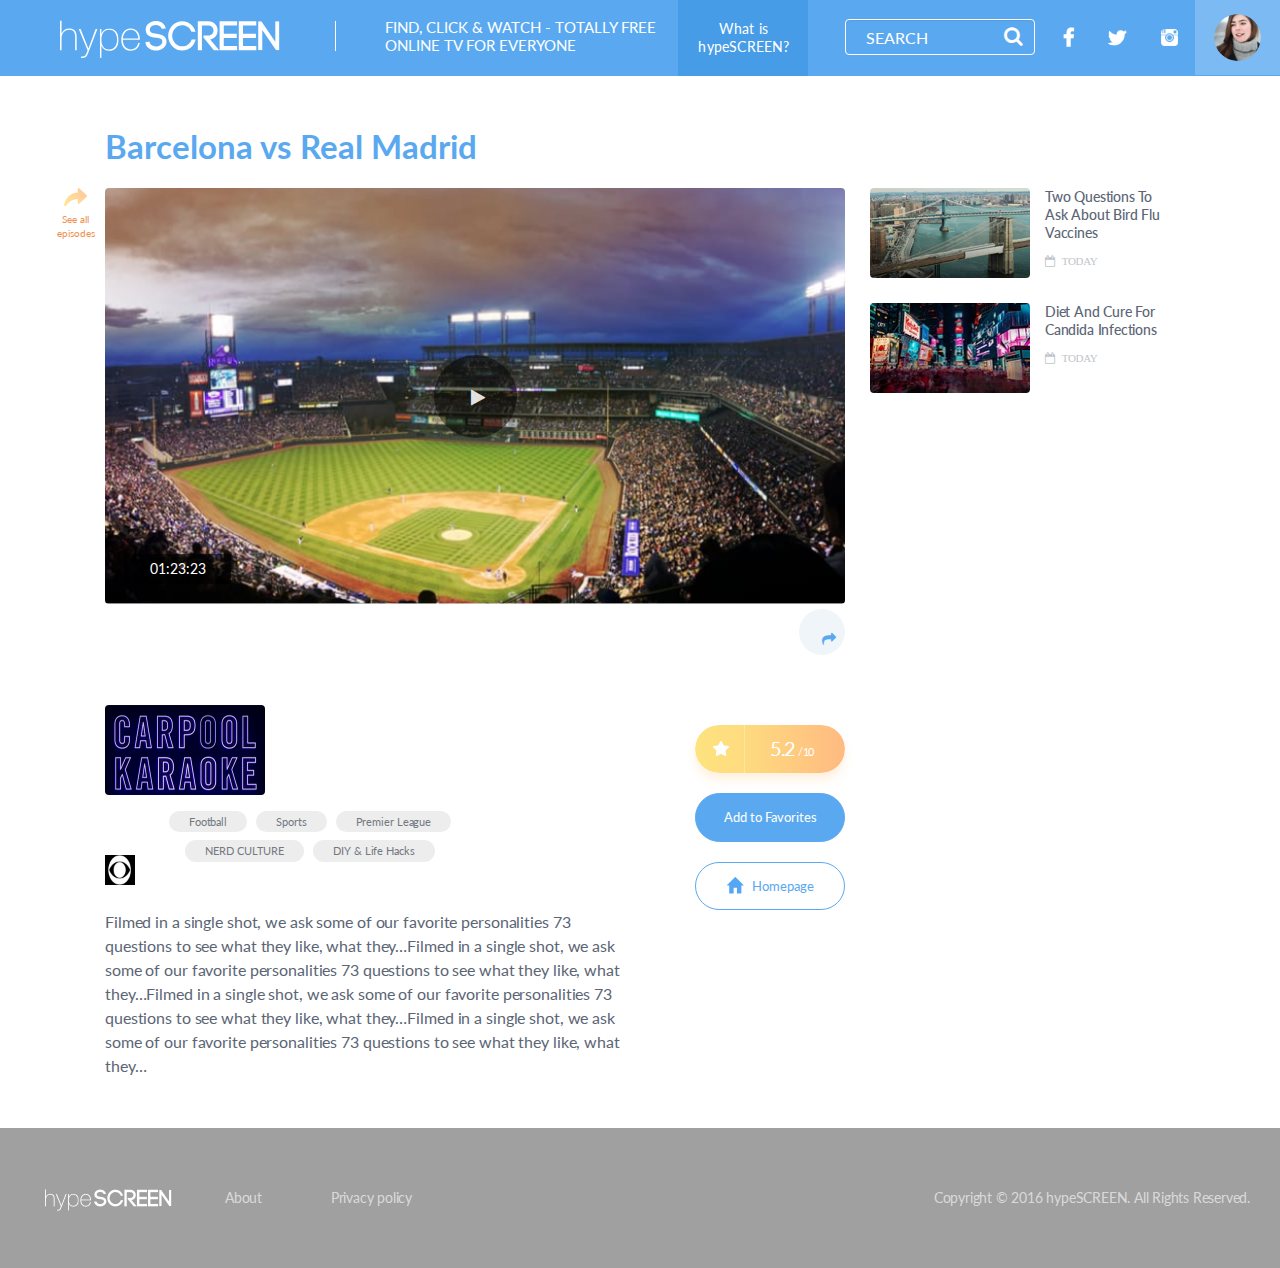
<file: show-page.html>
<!DOCTYPE html>
<html lang="en">

<head>
    <meta charset="utf-8">
    <meta http-equiv="X-UA-Compatible" content="IE=edge">
    <meta name="viewport" content="width=device-width, initial-scale=1">
    <meta name="description" content="Web TV Worth Watching">
    <meta name="author" content="">
    <link rel="shortcut icon" type="image/png" href="http://hypescreen.com/static/base/images/favicon.png"/>
    <title>Show Page | hypeSCREEN</title>
    <link href="https://maxcdn.bootstrapcdn.com/font-awesome/4.7.0/css/font-awesome.min.css" rel="stylesheet">
    <link href="styles/css/ie10-viewport-bug-workaround.css" rel="stylesheet">
    <link href="styles/css/main.css" rel="stylesheet">
    <link href="https://fonts.googleapis.com/css?family=Lato:300,400,700|Open+Sans:400,700" rel="stylesheet"> 
    <!--[if lt IE 9]>
      <script src="js/html5shiv.min.js"></script>
      <script src="js/respond.min.js"></script>
    <![endif]-->
</head>

<body id="show-page">
    <!--==========================================
                        Header 
    ===========================================-->
    <header>
        <nav class="navbar navbar-hypescreen">
            <div class="container-fluid">
            
                <!-- Nav mobile -->
                <div class="nav-mobile">
                    <a id="show-sidenav"> 
                        <img src="images/icon/bars_icon.svg" class="bars-icon" /> 
                        <img src="images/icon/close_icon.svg" class="close-icon" /> 
                    </a>
                </div>

                <!-- Logo -->
                <div class="navbar-header"> 
                    <a class="navbar-brand" href="user-login.html"><img src="images/logo.svg" alt="logo" title="logo"></a> 
                    <p class="tagline">
                        FIND, CLICK &amp; WATCH - TOTALLY FREE <br/>ONLINE TV FOR EVERYONE
                    </p>
                </div>

                <!-- Navbar menu -->
                <ul class="nav navbar-nav navbar-right">
                    <li class="about-nav"><a href="about.html">What is hypeSCREEN?</a></li>
                    <li class="form-nav">
                        <form class="form-search navbar-form navbar-left">
                            <div class="form-group">
                                  <input type="text" class="form-control" placeholder="Search">
                                    <button type="submit" class="btn btn-submit"><i class="fa fa-search"></i></button>
                            </div>
                        </form>
                    </li>
                    <li class="hidden-xs hidden-sm"><a href=""><i class="fa fa-facebook"></i></a></li>
                    <li class="hidden-xs hidden-sm"><a href=""><i class="fa fa-twitter"></i></a></li>
                    <li class="hidden-xs hidden-sm"><a href="https://www.instagram.com/hypescreen/"><img class="instagram-icon" src="images/icon/instagram.png"/></a></li>

                    <!-- User not login -->
                    <!-- <li class="nav-signup"><a href="#">Sign Up</a></li> 
                    <li class="nav-login"><a href="#" data-toggle="modal" data-target="#loginModal">LOG IN</a></li> -->

                    <!-- User login -->
                    <li class="dropdown user-login">
                        <a href="#" class="dropdown-toggle" data-toggle="dropdown" role="button" aria-haspopup="true" aria-expanded="false"><img src="images/user.png" class="user-img" alt="user" title="user" /></a>
                        <ul class="dropdown-menu">
                            <li><a href="#">My profile</a></li>
                            <li><a href="my-favorites-not-login.html">Log out</a></li> 
                        </ul>
                    </li>
                </ul>
            </div> 
        </nav>
    </header>

    <!--==========================================
                        Main
    ===========================================-->
    <main>

        <!--==========================================
                            SIDENAV
        ===========================================-->
        <aside class="sidenav">
            <nav> 

                <!-- List menu -->
                <ul class="list-menu">
                    <li>
                        <a href="user-login.html">
                            <img class="is-visible" src="images/icon/sidenav/newsfeed.svg"/> 
                            <img class="is-hidden" src="images/icon/sidenav/newsfeed_blue.svg"/> 
                            Newsfeed
                        </a>
                    </li>
                    <li class="active">
                        <a href="#">
                            <img class="is-visible" src="images/icon/sidenav/browse_shows.svg"/> 
                            <img class="is-hidden" src="images/icon/sidenav/browse_shows_blue.svg"/> 
                            Browse shows
                        </a>
                    </li>
                    <li>
                        <a href="my-favorites.html">
                            <img class="is-visible" src="images/icon/sidenav/favorites.svg"/> 
                            <img class="is-hidden" src="images/icon/sidenav/favorites_blue.svg"/> 
                            Favorites | Watchlist
                        </a>
                    </li>
                    <li>
                        <a href="#">
                            <img class="is-visible" src="images/icon/sidenav/comment.svg"/> 
                            <img class="is-hidden" src="images/icon/sidenav/comment_blue.svg"/> 
                            The Hypescreen Report
                        </a>
                    </li>
                </ul>

                <div class="sidenav-tab">
                    
                    <ul class="list-inline">
                        <li class="active"><a href="#categories" data-toggle="tab">Categories</a></li>
                        <li><a href="#top-shows" data-toggle="tab">Top Shows</a></li>
                    </ul>

                    <div class="tab-content">

                        <!-- Filter -->
                        <div id="categories" class="filter tab-pane active fade in">

                            <!-- Filter Header -->
                            <div class="filter-header visible-xs visible-sm">
                                <h2>- CHOOSE YOUR CATEGORIES -</h2>
                            </div>

                            <!-- Filter Body -->
                            <div class="filter-body">

                                <!-- Filter Tags -->
                                <div class="filter-tags">

                                    <button type="button" class="btn btn-tag btn-tag-image" data-color="default" 
                                        data-slug="business-tech">
                                        <div class="image">
                                            <img src="images/tags/business_technology.jpg" alt="Business & tech" 
                                            title="Business & tech"/>
                                        </div>
                                        <span>BUSINESS &amp; TECH</span>
                                    </button>

                                    <button type="button" class="btn btn-tag btn-tag-image" data-color="default" 
                                        data-slug="food-drink">
                                        <div class="image">
                                            <img src="images/tags/food_drink.jpg" alt="Food & Drink" title="Food & Drink"/>
                                        </div>
                                        <span>FOOD &amp; DRINK</span>
                                    </button>

                                    <button type="button" class="btn btn-tag btn-tag-image" data-color="default" 
                                        data-slug="funny">
                                        <div class="image">
                                            <img src="images/tags/funny.jpg" alt="Funny" title="Funny"/>
                                        </div>
                                        <span>FUNNY</span>
                                    </button>

                                    <button type="button" class="btn btn-tag btn-tag-image" data-color="default" 
                                        data-slug="nerd-culture">
                                        <div class="image">
                                            <img src="images/tags/nerd_culture.jpg" alt="Nerd Culture" title="Nerd Culture"/>
                                        </div>
                                        <span>NERD CULTURE</span>
                                    </button>

                                    <button type="button" class="btn btn-tag btn-tag-image" data-color="default" 
                                        data-slug="pop-culture">
                                        <div class="image">
                                            <img src="images/tags/pop_culture.jpg" alt="Pop Culture" title="Pop Culture"/>
                                        </div>
                                        <span>POP CULTURE</span>
                                    </button>

                                    <button type="button" class="btn btn-tag btn-tag-image" data-color="default" 
                                        data-slug="real-stories">
                                        <div class="image">
                                            <img src="images/tags/real_stories.jpg" alt="Real Stories" title="Real Stories"/>
                                        </div>
                                        <span>REAL STORIES</span>
                                    </button>

                                    <button type="button" class="btn btn-tag btn-tag-image" data-color="default" 
                                        data-slug="science-nature">
                                        <div class="image">
                                            <img src="images/tags/science_nature.jpg" alt="Science Nature" title="Science Nature"/>
                                        </div>
                                        <span>SCIENCE &amp; NATURE</span>
                                    </button>

                                    <button type="button" class="btn btn-tag btn-tag-image" data-color="default" 
                                        data-slug="style-beauty">
                                        <div class="image">
                                            <img src="images/tags/style_beauty.jpg" alt="Style Beauty" title="Style Beauty"/>
                                        </div>
                                        <span>STYLE &amp; BEAUTY</span>
                                    </button>

                                    <button type="button" class="btn btn-tag btn-tag-image" data-color="default" 
                                        data-slug="web-series">
                                        <div class="image">
                                            <img src="images/tags/web_series.jpg" alt="Web Series" title="Web Series"/>
                                        </div>
                                        <span>WEB SERIES</span>
                                    </button>

                                    <button type="button" class="btn btn-tag btn-tag-image" data-color="default" 
                                        data-slug="youtubers">
                                        <div class="image">
                                            <img src="images/tags/youtubers.jpg" alt="Youtubers" title="Youtubers"/>
                                        </div>
                                        <span>YOUTUBERS</span>
                                    </button>

                                </div>

                                <!-- Filter Action -->
                                <div class="filter-action clearfix">
                                    <div class="pull-left">
                                        <a href="#" class="btn btn-link">Clear All</a>
                                        <a href="#" class="btn btn-link">Select All</a>
                                    </div>
                                    <div class="pull-right">
                                        <div class="dropdown">
                                            <button class="btn btn-link dropdown-toggle" type="button" id="dropdownMenu1" data-toggle="dropdown" aria-haspopup="true" aria-expanded="true">
                                                All Publishers <i class="fa fa-caret-down"></i>
                                            </button>
                                            <ul class="dropdown-menu" aria-labelledby="dropdownMenu1">
                                                <li><a href="#">Action</a></li>
                                                <li><a href="#">Another action</a></li>
                                                <li><a href="#">Something else here</a></li>
                                                <li role="separator" class="divider"></li>
                                                <li><a href="#">Separated link</a></li>
                                            </ul>
                                        </div>
                                    </div>
                                </div>

                                <!-- Filter More Tags -->
                                <div class="filter-more-tags collapse" id="MoreTags">
                                    
                                        <button type="button" class="btn btn-tag" data-color="default" data-slug="animation">
                                            Animation
                                        </button>
                                    
                                        <button type="button" class="btn btn-tag" data-color="default" data-slug="art-dance">
                                            Art &amp; Dance
                                        </button>
                                    
                                        <button type="button" class="btn btn-tag" data-color="default" data-slug="automotive">
                                            Automotive
                                        </button>
                                    
                                        <button type="button" class="btn btn-tag" data-color="default" data-slug="celebs">
                                            Celebs
                                        </button>
                                    
                                        <button type="button" class="btn btn-tag" data-color="default" data-slug="classics">
                                            Classics
                                        </button>
                                    
                                        <button type="button" class="btn btn-tag" data-color="default" data-slug="diy-life-hacks">
                                            DIY &amp; Life Hacks
                                        </button>
                                    
                                        <button type="button" class="btn btn-tag" data-color="default" data-slug="documentary">
                                            Documentary
                                        </button>
                                    
                                        <button type="button" class="btn btn-tag" data-color="default" data-slug="drama">
                                            Drama
                                        </button>
                                    
                                        <button type="button" class="btn btn-tag" data-color="default" data-slug="game-shows">
                                            Game Shows
                                        </button>
                                    
                                        <button type="button" class="btn btn-tag" data-color="default" data-slug="gaming">
                                            Gaming
                                        </button>
                                    
                                        <button type="button" class="btn btn-tag" data-color="default" data-slug="health-wellness">
                                            Health &amp; Wellness
                                        </button>
                                    
                                        <button type="button" class="btn btn-tag" data-color="default" data-slug="history">
                                            History
                                        </button>
                                    
                                        <button type="button" class="btn btn-tag" data-color="default" data-slug="home-hospitality">
                                            Home &amp; Hospitality
                                        </button>
                                    
                                        <button type="button" class="btn btn-tag" data-color="default" data-slug="informational">
                                            Informational
                                        </button>
                                    
                                        <button type="button" class="btn btn-tag" data-color="default" data-slug="instructional">
                                            Instructional
                                        </button>
                                    
                                        <button type="button" class="btn btn-tag" data-color="default" data-slug="interviews">
                                            Interviews
                                        </button>
                                    
                                        <button type="button" class="btn btn-tag" data-color="default" data-slug="jokes-sketch-comedy">
                                            Jokes &amp; Sketch Comedy
                                        </button>
                                    
                                        <button type="button" class="btn btn-tag" data-color="default" data-slug="lgbt">
                                            LGBT
                                        </button>
                                    
                                        <button type="button" class="btn btn-tag" data-color="default" data-slug="love-dating">
                                            Love &amp; Dating
                                        </button>
                                    
                                        <button type="button" class="btn btn-tag" data-color="default" data-slug="movies-tv">
                                            Movies &amp; TV
                                        </button>
                                    
                                        <button type="button" class="btn btn-tag" data-color="default" data-slug="music">
                                            Music
                                        </button>
                                    
                                        <button type="button" class="btn btn-tag" data-color="default" data-slug="news">
                                            News
                                        </button>
                                    
                                        <button type="button" class="btn btn-tag" data-color="default" data-slug="our-faves">
                                            Our Faves
                                        </button>
                                    
                                        <button type="button" class="btn btn-tag" data-color="default" data-slug="parenthood">
                                            Parenthood
                                        </button>
                                    
                                        <button type="button" class="btn btn-tag" data-color="default" data-slug="pranks">
                                            Pranks
                                        </button>
                                    
                                        <button type="button" class="btn btn-tag" data-color="default" data-slug="reality">
                                            Reality
                                        </button>
                                    
                                        <button type="button" class="btn btn-tag" data-color="default" data-slug="reviews">
                                            Reviews
                                        </button>
                                    
                                        <button type="button" class="btn btn-tag" data-color="default" data-slug="sci-fi">
                                            Sci Fi
                                        </button>
                                    
                                        <button type="button" class="btn btn-tag" data-color="default" data-slug="sports">
                                            Sports
                                        </button>
                                    
                                        <button type="button" class="btn btn-tag" data-color="default" data-slug="talk-shows">
                                            Talk Shows
                                        </button>
                                    
                                        <button type="button" class="btn btn-tag" data-color="default" data-slug="teens">
                                            Teens
                                        </button>
                                    
                                        <button type="button" class="btn btn-tag" data-color="default" data-slug="thriller">
                                            Thriller
                                        </button>
                                    
                                        <button type="button" class="btn btn-tag" data-color="default" data-slug="travel">
                                            Travel
                                        </button>
                                    
                                </div>

                                <!-- Button Filter More Tags -->
                                <div class="btn-more-tags">
                                    <a class="btn btn-link collapsed" role="button" data-toggle="collapse" href="#MoreTags" aria-expanded="false" aria-controls="MoreTags">
                                        <img src="images/icon/tags_icon.svg"/>&nbsp; <span>More Tags</span>
                                    </a> 
                                </div> 
                            </div>
                        </div> 

                        <!-- Top Shows -->
                        <div id="top-shows" class="top-shows tab-pane fade">
                            <h2 class="visible-xs visible-sm">TOP SHOWS: </h2>
                            <div class="top-shows-dropdown"> 
                                <div class="btn-group clearfix">
                                    <button type="button" class="btn btn-primary">Funny</button>
                                    <button type="button" class="btn btn-primary dropdown-toggle" data-toggle="dropdown" aria-haspopup="true" aria-expanded="false">
                                        <i class="fa fa-caret-down"></i>
                                    </button>
                                    <ul class="dropdown-menu">
                                        <li><a href="#">Action</a></li>
                                        <li><a href="#">Another action</a></li>
                                        <li><a href="#">Something else here</a></li>
                                        <li role="separator" class="divider"></li>
                                        <li><a href="#">Separated link</a></li>
                                    </ul>
                                </div>
                            </div>
                            <div class="clearfix"></div>
                            <ul>
                                <li>
                                    <a href="#">
                                        <img src="images/top_shows/ice_hockey.png" alt="ice hockey" title="ice hockey">
                                        <h5 class="title">
                                            <span>Comedians In Cars Getting Coffee</span>
                                        </h5>
                                    </a>
                                </li>
                                <li>
                                    <a href="#">
                                        <img src="images/top_shows/pewdiepie.png" alt="pewdiepie" title="pewdiepie">
                                        <h5 class="title">
                                            <span>Every Single Step w/ Nigel Lythgoe</span>
                                        </h5>
                                    </a>
                                </li>
                                <li>
                                    <a href="#">
                                        <img src="images/top_shows/klub.png" alt="klub" title="klub">
                                        <h5 class="title">
                                            <span>Conde Nast Traveler</span>
                                        </h5>
                                    </a>
                                </li>
                                <li>
                                    <a href="#">
                                        <img src="images/top_shows/kontrafakt.png" alt="kontrafakt" title="kontrafakt">
                                        <h5 class="title">
                                            <span>Donald Trump's The Art of The Deal </span>
                                        </h5>
                                    </a>
                                </li>
                                <li>
                                    <a href="#">
                                        <img src="images/top_shows/moto.png" alt="moto" title="moto">
                                        <h5 class="title">
                                            <span>BlackBoxTV Presents | Horror Anthology Series</span>
                                        </h5>
                                    </a>
                                </li>
                                <li>
                                    <a href="#">
                                        <img src="images/top_shows/camel.png" alt="camel" title="camel">
                                        <h5 class="title">
                                            <span>Fear of the Walking Dead Flight 462</span>
                                        </h5>
                                    </a>
                                </li>
                            </ul>
                            <a href="#" class="go-to">GO TO ALL <img src="images/icon/arrow_right_icon.svg"/></a>
                        </div>
                        
                    </div>

                </div>

                <!-- Subscribe form -->
                <div class="subscribe-form"> 
                    <form>
                        <div class="form-group">
                            <input type="text" name="email_subscribe" class="form-control" placeholder="Subscribe to our newsletter" />
                        </div>
                        <button type="submit" class="btn btn-primary">Subscribe</button>
                    </form>
                </div>
            </nav>
            <div id="nav-backdrop"></div>
        </aside>

        <!--==========================================
                        MAIN CONTENT
        ===========================================-->
        <div class="main-content">
            <div class="container"> 

                <!-- Show page details -->
                <div class="show-page-details"> 
                    <h2 class="title">Barcelona vs Real Madrid</h2>

                    <div class="left-col">
                        <!-- Video --> 
                        <div class="video video-large">
                            <div class="video-inner">
                                <img src="images/show_page/post.png" alt="image" title="image" />
                                <div class="play-time">
                                    <span>01:23:23</span>
                                </div>
                                <div class="btn-play">
                                    <a href=""><i class="fa fa-play"></i></a>
                                </div>
                            </div>
                        </div>

                        <!-- Share -->
                        <div class="share">
                            <a tabindex="0"
                               class="btn share-popover"   
                               data-placement="top"
                               data-html="true" 
                               data-toggle="popover"  
                               data-trigger="focus"
                               role="button"
                               title="false" 
                               data-content="<div class='row no-gutters'><div class='col-xs-6'><a href=''><i class='fa fa-twitter'></i> Share on Twitter</a></div><div class='col-xs-6'><a href=''><i class='fa fa-facebook'></i> Share on Facebook</a></div></div><img class='share-arrow' src='images/newsfeed/share_arrow.svg'/>"><i class="fa fa-share"></i></a>
                        </div>
                        <div class="clearfix"></div>

                        <!-- Playlist -->
                        <div class="playlist">
                            <a href="">
                                <img src="images/icon/playlist_icon.png"/>
                                <span>See all episodes</span>
                            </a>
                        </div>

                        <div class="details">
                            <div class="thumbnail-image">
                                <a href=""><img src="images/show_page/carpoolkarakoe.jpg"></a>
                            </div>
                            <div class="tags-share">
                                <img class="source" src="images/show_page/cbs.jpg" title="image" alt="image" />

                                <!-- Tags -->
                                <div class="tags">
                                    <a href="" class="btn tag-item">Football</a> 
                                    <a href="" class="btn tag-item">Sports</a>
                                    <a href="" class="btn tag-item">Premier League</a>
                                    <a href="" class="btn tag-item">NERD CULTURE</a>
                                    <a href="" class="btn tag-item">DIY &amp; Life Hacks</a> 
                                </div>
                            </div>
                            <div class="clearfix"></div>
                            <p>
                                Filmed in a single shot, we ask some of our favorite personalities 73 questions to see what they like, what they…Filmed in a single shot, we ask some of our favorite personalities 73 questions to see what they like, what they…Filmed in a single shot, we ask some of our favorite personalities 73 questions to see what they like, what they…Filmed in a single shot, we ask some of our favorite personalities 73 questions to see what they like, what they…
                            </p>
                            <div class="ratings-action">
                    
                                <div class="ratings ratings-large">
                                    <!-- Show Rating -->
                                    <div class="show-rating">

                                        <!-- Result -->
                                        <a class="result btn">5.2 <span class="small">/ 10</span></a>
                                    </div>

                                    <div class="action">
                                        <a class="star btn"><img src="images/icon/star_white.svg"/></a>

                                        <!-- Reset -->
                                        <a class="reset"><i class="fa fa-close"></i></a> 
                                        
                                        <a class="btn btn-link"><img src="images/browse_shows/star_on.png"></a>
                                        <a class="btn btn-link"><img src="images/browse_shows/star_on.png"></a>
                                        <a class="btn btn-link"><img src="images/browse_shows/star_on.png"></a>
                                        <a class="btn btn-link"><img src="images/browse_shows/star_on.png"></a>
                                        <a class="btn btn-link"><img src="images/browse_shows/star_on.png"></a>
                                        <a class="btn btn-link"><img src="images/browse_shows/star_on.png"></a>
                                        <a class="btn btn-link"><img src="images/browse_shows/star_on.png"></a>
                                        <a class="btn btn-link"><img src="images/browse_shows/star_off.png"></a>
                                        <a class="btn btn-link"><img src="images/browse_shows/star_off.png"></a>
                                        <a class="btn btn-link"><img src="images/browse_shows/star_off.png"></a>

                                    </div>

                                </div>
                            </div>
                            <div class="primary-action">
                                <div class="primary-item">
                                    <a href="" class="btn btn-primary btn-large">Add to Favorites</a>
                                </div>
                                <div class="primary-item">
                                    <a href="" class="btn btn-primary btn-large outline"><img src="images/icon/home_icon.svg"/> Homepage</a>
                                </div>
                            </div>
                        </div>
                    </div>

                    <div class="right-col">

                        <div class="side-post">
                            <a href="#">
                                <img src="images/show_page/sidepost_1.png" alt="image" title="image">
                                <div class="content">
                                    <h5>Two Questions To Ask About Bird Flu Vaccines</h5>
                                    <span class="date"><i class="fa fa-calendar-o"></i> Today</span>
                                </div>
                            </a>
                        </div>

                        <div class="side-post">
                            <a href="#">
                                <img src="images/show_page/sidepost_2.png" alt="image" title="image">
                                <div class="content">
                                    <h5>Diet And Cure For Candida Infections</h5>
                                    <span class="date"><i class="fa fa-calendar-o"></i> Today</span>
                                </div>
                            </a>
                        </div>

                    </div>
                    <div class="clearfix"></div>

                </div> 
 

            </div>
        </div>
    </main>

    <!--==========================================
                        Footer
    ===========================================-->
    <footer id="footer" class="footer">
        <div class="footer-inner container">
            <div class="footer-logo">
                <a href="user-login.html">
                    <img src="images/logo_footer.png" alt="logo" title="logo" />
                </a>
            </div>
            <div class="footer-links">
                <ul class="list-inline">
                    <li><a href="#">About</a></li>
                    <li><a href="#">Privacy policy</a></li>
                </ul>
            </div>
            <div class="footer-copyright">
                <span>Copyright &copy; 2016 <a href="#">hypeSCREEN</a>. All Rights Reserved.</span>
            </div>
        </div>
    </footer>

    <!-- LOG IN Modal -->
    <div class="modal fade v-middle login-modal" id="loginModal" tabindex="-1" role="dialog" aria-labelledby="loginModalLabel">
        <div class="modal-dialog" role="document">
            <div class="modal-content">
                <div class="modal-header">
                    <button type="button" class="close" data-dismiss="modal" aria-label="Close"><img src="images/icon/close_modal_icon.svg"/></button>
                    <img src="images/logo_lg.png" alt="logo" title="logo" />
                </div>
                <div class="modal-body">
                    <div class="auth">
                        <a href="user-login.html" class="facebook"><img src="images/sign_in_fb.png"/></a>
                        <a href="user-login.html" class="google-plus"><img src="images/sign_in_google.png"/></a>
                    </div>
                    <form>
                        <div class="form-group">
                            <input type="email" class="form-control" id="email" placeholder="Email">
                        </div>
                        <div class="form-group">
                            <input type="password" class="form-control" id="password" placeholder="Password">
                        </div> 

                        <!-- Button Login -->  <!-- <button type="submit" class="btn btn-primary btn-login">Log in</button> -->

                        <!-- For demo page --> <a href="user-login.html" class="btn btn-primary btn-login">Log in</a>

                        <a href="#" class="btn btn-link btn-signup">Or sign up here</a>
                    </form>
                </div> 
            </div>
        </div>
    </div>

    <!--==========================================
                  Javascript core
    ===========================================-->
    <script src="js/jquery.min.js"></script>
    <!-- <script src="js/modernizr.min.js"></script>   -->
    <script src="js/bootstrap.min.js"></script>
    <script src="js/ie10-viewport-bug-workaround.js"></script>
    <script src="js/custom.js"></script>
</body>

</html>
</file>
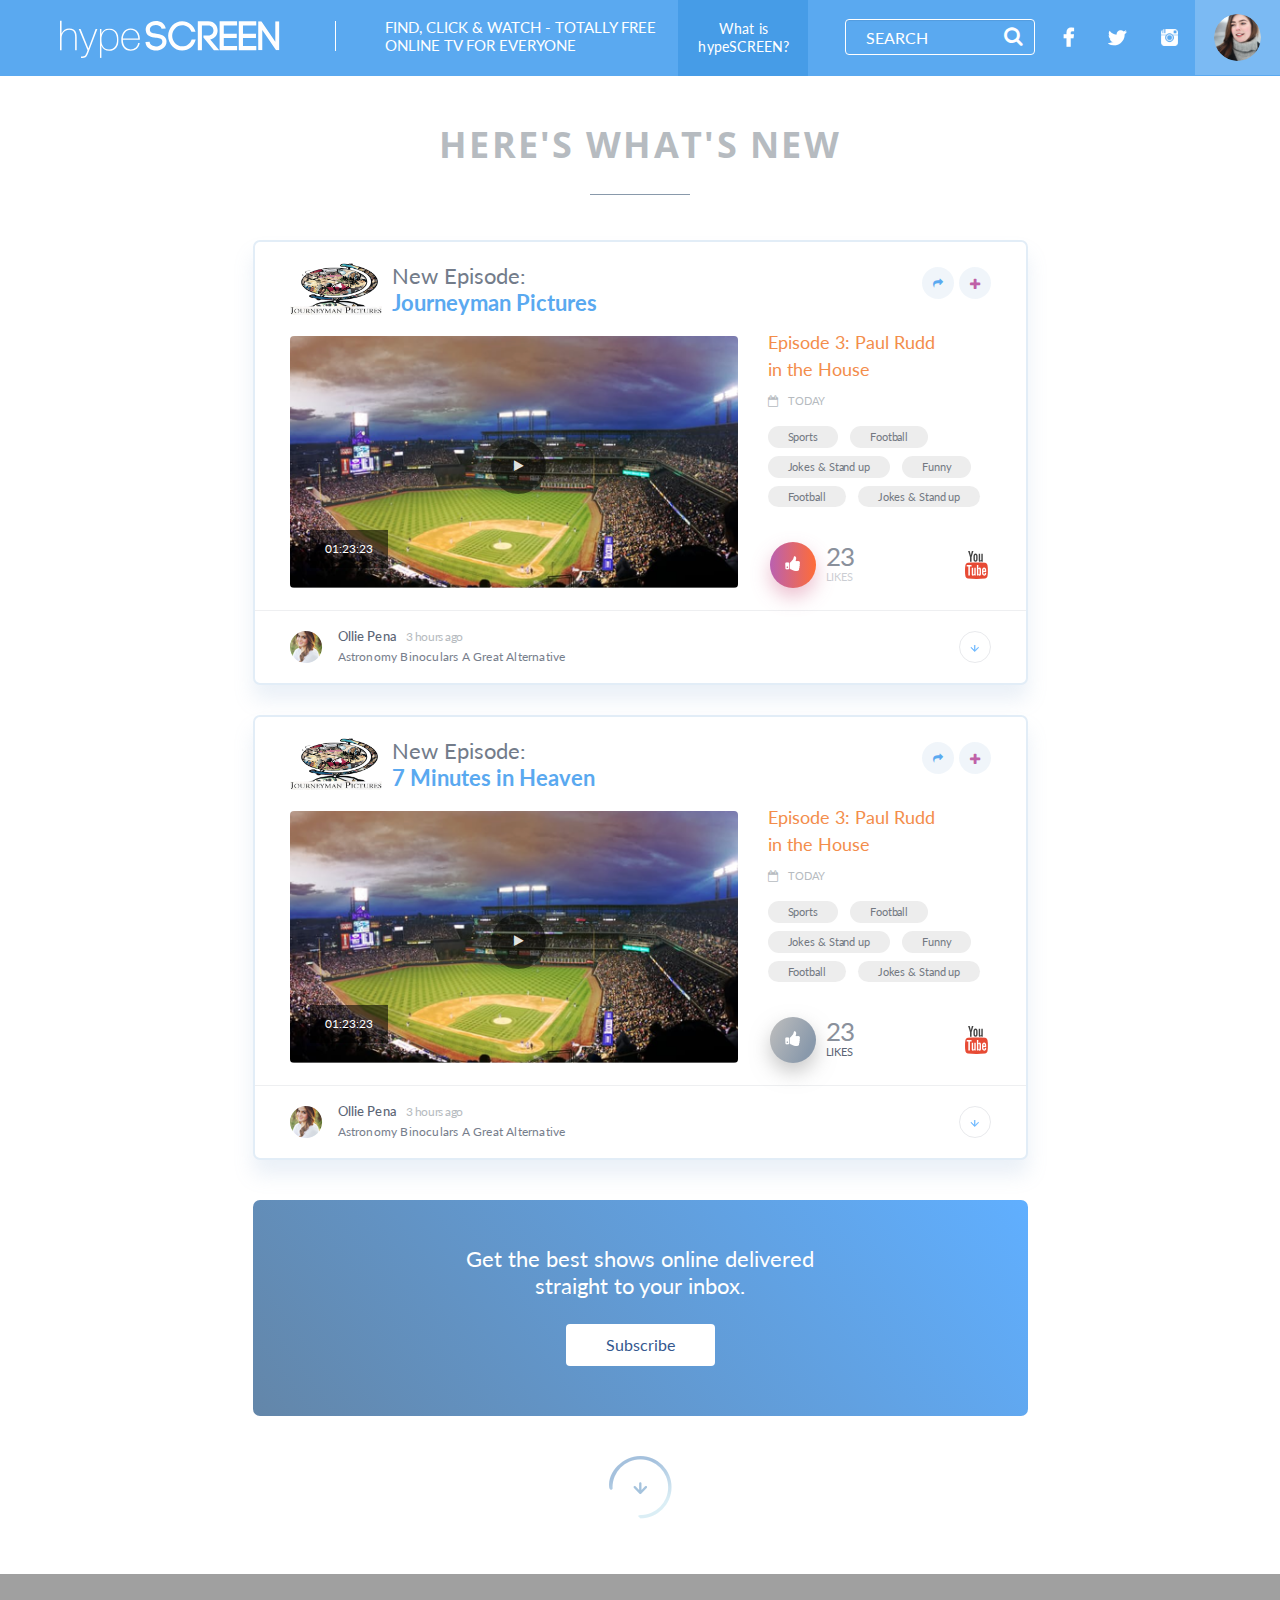
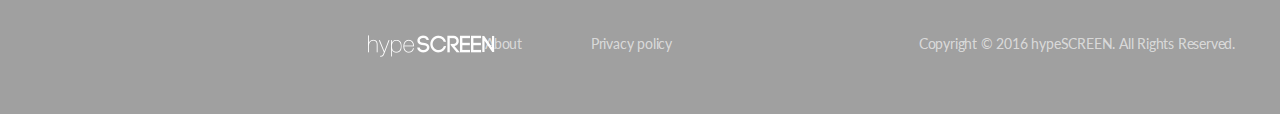
<file: user-login.html>
<!DOCTYPE html>
<html lang="en">

<head>
    <meta charset="utf-8">
    <meta http-equiv="X-UA-Compatible" content="IE=edge">
    <meta name="viewport" content="width=device-width, initial-scale=1">
    <meta name="description" content="Web TV Worth Watching">
    <meta name="author" content="">
    <link rel="shortcut icon" type="image/png" href="http://hypescreen.com/static/base/images/favicon.png"/>
    <title>hypeSCREEN</title>
    <link href="https://maxcdn.bootstrapcdn.com/font-awesome/4.7.0/css/font-awesome.min.css" rel="stylesheet">
    <link href="styles/css/ie10-viewport-bug-workaround.css" rel="stylesheet">
    <link href="styles/css/main.css" rel="stylesheet">
    <link href="https://fonts.googleapis.com/css?family=Lato:300,400,700|Open+Sans:400,700" rel="stylesheet"> 
    <!--[if lt IE 9]>
      <script src="js/html5shiv.min.js"></script>
      <script src="js/respond.min.js"></script>
    <![endif]-->
</head>

<body>
    <!--==========================================
                        Header 
    ===========================================-->
    <header>
        <nav class="navbar navbar-hypescreen">
            <div class="container-fluid">
            
                <!-- Nav mobile -->
                <div class="nav-mobile">
                    <a id="show-sidenav"> 
                        <img src="images/icon/bars_icon.svg" class="bars-icon" /> 
                        <img src="images/icon/close_icon.svg" class="close-icon" /> 
                    </a>
                </div>

                <!-- Logo -->
                <div class="navbar-header"> 
                    <a class="navbar-brand" href="user-login.html"><img src="images/logo.svg" alt="logo" title="logo"></a> 
                    <p class="tagline">
                        FIND, CLICK &amp; WATCH - TOTALLY FREE <br/>ONLINE TV FOR EVERYONE
                    </p>
                </div>

                <!-- Navbar menu -->
                <ul class="nav navbar-nav navbar-right">
                    <li class="about-nav"><a href="about.html">What is hypeSCREEN?</a></li>
                    <li class="form-nav">
                        <form class="form-search navbar-form navbar-left">
                            <div class="form-group">
                                  <input type="text" class="form-control" placeholder="Search">
                                    <button type="submit" class="btn btn-submit"><i class="fa fa-search"></i></button>
                            </div>
                        </form>
                    </li>
                    <li class="hidden-xs hidden-sm"><a href=""><i class="fa fa-facebook"></i></a></li>
                    <li class="hidden-xs hidden-sm"><a href=""><i class="fa fa-twitter"></i></a></li>
                    <li class="hidden-xs hidden-sm"><a href="https://www.instagram.com/hypescreen/"><img class="instagram-icon" src="images/icon/instagram.png"/></a></li>
                    
                    <!-- User not login -->
                    <!-- <li class="nav-signup"><a href="#">Sign Up</a></li> 
                    <li class="nav-login"><a href="#" data-toggle="modal" data-target="#loginModal">LOG IN</a></li> -->

                    <!-- User login -->
                    <li class="dropdown user-login">
                        <a href="#" class="dropdown-toggle" data-toggle="dropdown" role="button" aria-haspopup="true" aria-expanded="false"><img src="images/user.png" class="user-img" alt="user" title="user" /></a>
                        <ul class="dropdown-menu">
                            <li><a href="#">My profile</a></li>
                            <li><a href="index.html">Log out</a></li> 
                        </ul>
                    </li>
                </ul>
            </div> 
        </nav>
    </header>

    <!--==========================================
                        Main
    ===========================================-->
    <main>


        <!--==========================================
                            SIDENAV
        ===========================================-->
        <aside class="sidenav sidenav-hover">
            <nav> 

                <!-- List menu -->
                <ul class="list-menu">
                    <li class="active">
                        <a href="user-login.html">
                            <img class="is-visible" src="images/icon/sidenav/newsfeed.svg"/> 
                            <img class="is-hidden" src="images/icon/sidenav/newsfeed_blue.svg"/> 
                            Newsfeed
                        </a>
                    </li>
                    <li>
                        <a href="browse.html">
                            <img class="is-visible" src="images/icon/sidenav/browse_shows.svg"/> 
                            <img class="is-hidden" src="images/icon/sidenav/browse_shows_blue.svg"/> 
                            Browse shows
                        </a>
                    </li>
                    <li>
                        <a href="my-favorites.html">
                            <img class="is-visible" src="images/icon/sidenav/favorites.svg"/> 
                            <img class="is-hidden" src="images/icon/sidenav/favorites_blue.svg"/> 
                            Favorites
                        </a>
                        <div class="separate">|</div>
                        <a href="my-watchlist.html">Watchlist</a>
                    </li>
                    <li>
                        <a href="#">
                            <img class="is-visible" src="images/icon/sidenav/comment.svg"/> 
                            <img class="is-hidden" src="images/icon/sidenav/comment_blue.svg"/> 
                            The Hypescreen Report
                        </a>
                    </li>
                </ul>

                <div class="sidenav-tab">
                    
                    <ul class="list-inline">
                        <li class="active"><a href="#categories" data-toggle="tab">Categories</a></li>
                        <li><a href="#top-shows" data-toggle="tab">Top Shows</a></li>
                    </ul>

                    <div class="tab-content">

                        <!-- Filter -->
                        <div id="categories" class="filter tab-pane active fade in">

                            <!-- Filter Header -->
                            <div class="filter-header visible-xs visible-sm">
                                <h2>- CHOOSE YOUR CATEGORIES -</h2>
                            </div>

                            <!-- Filter Body -->
                            <div class="filter-body">

                                <!-- Filter Tags -->
                                <div class="filter-tags">

                                    <button type="button" class="btn btn-tag btn-tag-image" data-color="default" 
                                        data-slug="business-tech">
                                        <div class="image">
                                            <img src="images/tags/business_technology.jpg" alt="Business & tech" 
                                            title="Business & tech"/>
                                        </div>
                                        <span>BUSINESS &amp; TECH</span>
                                    </button>

                                    <button type="button" class="btn btn-tag btn-tag-image" data-color="default" 
                                        data-slug="food-drink">
                                        <div class="image">
                                            <img src="images/tags/food_drink.jpg" alt="Food & Drink" title="Food & Drink"/>
                                        </div>
                                        <span>FOOD &amp; DRINK</span>
                                    </button>

                                    <button type="button" class="btn btn-tag btn-tag-image" data-color="default" 
                                        data-slug="funny">
                                        <div class="image">
                                            <img src="images/tags/funny.jpg" alt="Funny" title="Funny"/>
                                        </div>
                                        <span>FUNNY</span>
                                    </button>

                                    <button type="button" class="btn btn-tag btn-tag-image" data-color="default" 
                                        data-slug="nerd-culture">
                                        <div class="image">
                                            <img src="images/tags/nerd_culture.jpg" alt="Nerd Culture" title="Nerd Culture"/>
                                        </div>
                                        <span>NERD CULTURE</span>
                                    </button>

                                    <button type="button" class="btn btn-tag btn-tag-image" data-color="default" 
                                        data-slug="pop-culture">
                                        <div class="image">
                                            <img src="images/tags/pop_culture.jpg" alt="Pop Culture" title="Pop Culture"/>
                                        </div>
                                        <span>POP CULTURE</span>
                                    </button>

                                    <button type="button" class="btn btn-tag btn-tag-image" data-color="default" 
                                        data-slug="real-stories">
                                        <div class="image">
                                            <img src="images/tags/real_stories.jpg" alt="Real Stories" title="Real Stories"/>
                                        </div>
                                        <span>REAL STORIES</span>
                                    </button>

                                    <button type="button" class="btn btn-tag btn-tag-image" data-color="default" 
                                        data-slug="science-nature">
                                        <div class="image">
                                            <img src="images/tags/science_nature.jpg" alt="Science Nature" title="Science Nature"/>
                                        </div>
                                        <span>SCIENCE &amp; NATURE</span>
                                    </button>

                                    <button type="button" class="btn btn-tag btn-tag-image" data-color="default" 
                                        data-slug="style-beauty">
                                        <div class="image">
                                            <img src="images/tags/style_beauty.jpg" alt="Style Beauty" title="Style Beauty"/>
                                        </div>
                                        <span>STYLE &amp; BEAUTY</span>
                                    </button>

                                    <button type="button" class="btn btn-tag btn-tag-image" data-color="default" 
                                        data-slug="web-series">
                                        <div class="image">
                                            <img src="images/tags/web_series.jpg" alt="Web Series" title="Web Series"/>
                                        </div>
                                        <span>WEB SERIES</span>
                                    </button>

                                    <button type="button" class="btn btn-tag btn-tag-image" data-color="default" 
                                        data-slug="youtubers">
                                        <div class="image">
                                            <img src="images/tags/youtubers.jpg" alt="Youtubers" title="Youtubers"/>
                                        </div>
                                        <span>YOUTUBERS</span>
                                    </button>

                                </div>

                                <!-- Filter Action -->
                                <div class="filter-action clearfix">
                                    <div class="pull-left">
                                        <a href="#" class="btn btn-link">Clear All</a>
                                        <a href="#" class="btn btn-link">Select All</a>
                                    </div>
                                    <div class="pull-right">
                                        <div class="dropdown">
                                            <button class="btn btn-link dropdown-toggle" type="button" id="dropdownMenu1" data-toggle="dropdown" aria-haspopup="true" aria-expanded="true">
                                                All Publishers <i class="fa fa-caret-down"></i>
                                            </button>
                                            <ul class="dropdown-menu" aria-labelledby="dropdownMenu1">
                                                <li><a href="#">Action</a></li>
                                                <li><a href="#">Another action</a></li>
                                                <li><a href="#">Something else here</a></li>
                                                <li role="separator" class="divider"></li>
                                                <li><a href="#">Separated link</a></li>
                                            </ul>
                                        </div>
                                    </div>
                                </div>

                                <!-- Filter More Tags -->
                                <div class="filter-more-tags collapse" id="MoreTags">
                                    
                                        <button type="button" class="btn btn-tag" data-color="default" data-slug="animation">
                                            Animation
                                        </button>
                                    
                                        <button type="button" class="btn btn-tag" data-color="default" data-slug="art-dance">
                                            Art &amp; Dance
                                        </button>
                                    
                                        <button type="button" class="btn btn-tag" data-color="default" data-slug="automotive">
                                            Automotive
                                        </button>
                                    
                                        <button type="button" class="btn btn-tag" data-color="default" data-slug="celebs">
                                            Celebs
                                        </button>
                                    
                                        <button type="button" class="btn btn-tag" data-color="default" data-slug="classics">
                                            Classics
                                        </button>
                                    
                                        <button type="button" class="btn btn-tag" data-color="default" data-slug="diy-life-hacks">
                                            DIY &amp; Life Hacks
                                        </button>
                                    
                                        <button type="button" class="btn btn-tag" data-color="default" data-slug="documentary">
                                            Documentary
                                        </button>
                                    
                                        <button type="button" class="btn btn-tag" data-color="default" data-slug="drama">
                                            Drama
                                        </button>
                                    
                                        <button type="button" class="btn btn-tag" data-color="default" data-slug="game-shows">
                                            Game Shows
                                        </button>
                                    
                                        <button type="button" class="btn btn-tag" data-color="default" data-slug="gaming">
                                            Gaming
                                        </button>
                                    
                                        <button type="button" class="btn btn-tag" data-color="default" data-slug="health-wellness">
                                            Health &amp; Wellness
                                        </button>
                                    
                                        <button type="button" class="btn btn-tag" data-color="default" data-slug="history">
                                            History
                                        </button>
                                    
                                        <button type="button" class="btn btn-tag" data-color="default" data-slug="home-hospitality">
                                            Home &amp; Hospitality
                                        </button>
                                    
                                        <button type="button" class="btn btn-tag" data-color="default" data-slug="informational">
                                            Informational
                                        </button>
                                    
                                        <button type="button" class="btn btn-tag" data-color="default" data-slug="instructional">
                                            Instructional
                                        </button>
                                    
                                        <button type="button" class="btn btn-tag" data-color="default" data-slug="interviews">
                                            Interviews
                                        </button>
                                    
                                        <button type="button" class="btn btn-tag" data-color="default" data-slug="jokes-sketch-comedy">
                                            Jokes &amp; Sketch Comedy
                                        </button>
                                    
                                        <button type="button" class="btn btn-tag" data-color="default" data-slug="lgbt">
                                            LGBT
                                        </button>
                                    
                                        <button type="button" class="btn btn-tag" data-color="default" data-slug="love-dating">
                                            Love &amp; Dating
                                        </button>
                                    
                                        <button type="button" class="btn btn-tag" data-color="default" data-slug="movies-tv">
                                            Movies &amp; TV
                                        </button>
                                    
                                        <button type="button" class="btn btn-tag" data-color="default" data-slug="music">
                                            Music
                                        </button>
                                    
                                        <button type="button" class="btn btn-tag" data-color="default" data-slug="news">
                                            News
                                        </button>
                                    
                                        <button type="button" class="btn btn-tag" data-color="default" data-slug="our-faves">
                                            Our Faves
                                        </button>
                                    
                                        <button type="button" class="btn btn-tag" data-color="default" data-slug="parenthood">
                                            Parenthood
                                        </button>
                                    
                                        <button type="button" class="btn btn-tag" data-color="default" data-slug="pranks">
                                            Pranks
                                        </button>
                                    
                                        <button type="button" class="btn btn-tag" data-color="default" data-slug="reality">
                                            Reality
                                        </button>
                                    
                                        <button type="button" class="btn btn-tag" data-color="default" data-slug="reviews">
                                            Reviews
                                        </button>
                                    
                                        <button type="button" class="btn btn-tag" data-color="default" data-slug="sci-fi">
                                            Sci Fi
                                        </button>
                                    
                                        <button type="button" class="btn btn-tag" data-color="default" data-slug="sports">
                                            Sports
                                        </button>
                                    
                                        <button type="button" class="btn btn-tag" data-color="default" data-slug="talk-shows">
                                            Talk Shows
                                        </button>
                                    
                                        <button type="button" class="btn btn-tag" data-color="default" data-slug="teens">
                                            Teens
                                        </button>
                                    
                                        <button type="button" class="btn btn-tag" data-color="default" data-slug="thriller">
                                            Thriller
                                        </button>
                                    
                                        <button type="button" class="btn btn-tag" data-color="default" data-slug="travel">
                                            Travel
                                        </button>
                                    
                                </div>

                                <!-- Button Filter More Tags -->
                                <div class="btn-more-tags">
                                    <a class="btn btn-link collapsed" role="button" data-toggle="collapse" href="#MoreTags" aria-expanded="false" aria-controls="MoreTags">
                                        <img src="images/icon/tags_icon.svg"/>&nbsp; <span>More Tags</span>
                                    </a> 
                                </div> 
                            </div>
                        </div> 

                        <!-- Top Shows -->
                        <div id="top-shows" class="top-shows tab-pane fade">
                            <h2 class="visible-xs visible-sm">TOP SHOWS: </h2>
                            <div class="top-shows-dropdown"> 
                                <div class="btn-group clearfix">
                                    <button type="button" class="btn btn-primary">Funny</button>
                                    <button type="button" class="btn btn-primary dropdown-toggle" data-toggle="dropdown" aria-haspopup="true" aria-expanded="false">
                                        <i class="fa fa-caret-down"></i>
                                    </button>
                                    <ul class="dropdown-menu">
                                        <li><a href="#">Action</a></li>
                                        <li><a href="#">Another action</a></li>
                                        <li><a href="#">Something else here</a></li>
                                        <li role="separator" class="divider"></li>
                                        <li><a href="#">Separated link</a></li>
                                    </ul>
                                </div>
                            </div>
                            <div class="clearfix"></div>
                            <ul>
                                <li>
                                    <a href="#">
                                        <img src="images/top_shows/ice_hockey.png" alt="ice hockey" title="ice hockey">
                                        <h5 class="title">
                                            <span>Comedians In Cars Getting Coffee</span>
                                        </h5>
                                    </a>
                                </li>
                                <li>
                                    <a href="#">
                                        <img src="images/top_shows/pewdiepie.png" alt="pewdiepie" title="pewdiepie">
                                        <h5 class="title">
                                            <span>Every Single Step w/ Nigel Lythgoe</span>
                                        </h5>
                                    </a>
                                </li>
                                <li>
                                    <a href="#">
                                        <img src="images/top_shows/klub.png" alt="klub" title="klub">
                                        <h5 class="title">
                                            <span>Conde Nast Traveler</span>
                                        </h5>
                                    </a>
                                </li>
                                <li>
                                    <a href="#">
                                        <img src="images/top_shows/kontrafakt.png" alt="kontrafakt" title="kontrafakt">
                                        <h5 class="title">
                                            <span>Donald Trump's The Art of The Deal </span>
                                        </h5>
                                    </a>
                                </li>
                                <li>
                                    <a href="#">
                                        <img src="images/top_shows/moto.png" alt="moto" title="moto">
                                        <h5 class="title">
                                            <span>BlackBoxTV Presents | Horror Anthology Series</span>
                                        </h5>
                                    </a>
                                </li>
                                <li>
                                    <a href="#">
                                        <img src="images/top_shows/camel.png" alt="camel" title="camel">
                                        <h5 class="title">
                                            <span>Fear of the Walking Dead Flight 462</span>
                                        </h5>
                                    </a>
                                </li>
                            </ul>
                            <a href="#" class="go-to">GO TO ALL <img src="images/icon/arrow_right_icon.svg"/></a>
                        </div>
                        
                    </div>

                </div>

                <!-- Subscribe form -->
                <div class="subscribe-form"> 
                    <form>
                        <div class="form-group">
                            <input type="text" name="email_subscribe" class="form-control" placeholder="Subscribe to our newsletter"/>
                        </div>
                        <button type="button" class="btn btn-primary" data-toggle="modal" data-target="#subscriberModal">Subscribe</button>
                    </form>
                </div>
            </nav>
            <div id="nav-backdrop"></div>
        </aside>


        <!--==========================================
                        MAIN CONTENT
        ===========================================-->
        <div class="main-content">
            <div class="container">
                <h2 class="content-heading">HERE'S WHAT'S NEW</h2>

                <!-- Newsfeed Post 1 -->
                <div id="newsfeed-post-1" class="card">

                    <!-- Header -->
                    <div class="card-header">
                        <h2 class="episode">
                            <a class="pull-left" href="#" target="_blank">
                                <img src="images/newsfeed/thumb_mwLQ8OQ.gif">
                            </a>
                            <div class="pull-left">
                                <p>New Episode:</p>
                                <p>
                                    <a href="#" target="_blank">Journeyman Pictures</a>
                                </p>
                            </div>
                        </h2>
                        <div class="share-watchlist">
                            <div class="add-watchlist">
                                <a class="btn">
                                    <i class="fa fa-plus"
                                       data-placement="top"
                                       data-toggle="tooltip"  
                                       title="Add to Watchlist"></i>
                                </a>
                            </div>
                            <div class="share">
                                <a tabindex="0"
                                   class="btn share-popover"   
                                   data-placement="top"
                                   data-html="true" 
                                   data-toggle="popover"  
                                   data-trigger="focus"
                                   role="button"
                                   title="false" 
                                   data-content="<div class='row no-gutters'><div class='col-xs-6'><a href=''><i class='fa fa-twitter'></i> Share on Twitter</a></div><div class='col-xs-6'><a href=''><i class='fa fa-facebook'></i> Share on Facebook</a></div></div><img class='share-arrow' src='images/newsfeed/share_arrow.svg'/>">
                                        <i  class="fa fa-share"
                                            data-placement="top"
                                            data-toggle="tooltip"  
                                            title="Share"></i>
                                </a>
                            </div>
                        </div>
                    </div>

                    <!-- Body -->
                    <div class="card-body clearfix">

                        <!-- Video -->
                        <div class="video">
                            <div class="video-inner">
                                <img src="images/newsfeed/post_1.png" alt="image" title="image" />
                                <div class="play-time">
                                    <span>01:23:23</span>
                                </div>
                                <div class="btn-play">
                                    <a href=""><i class="fa fa-play"></i></a>
                                </div>
                            </div>
                        </div>

                        <!-- Content -->
                        <div class="content">
                            <h3 title="Episode 3: Paul Rudd in the House">Episode 3: Paul Rudd in the House</h3>
                            <span class="time"><i class="fa fa-calendar-o"></i> TODAY</span>

                            <!-- Tags -->
                            <div class="tags">
                                <a href="" class="btn tag-item">Sports</a>
                                <a href="" class="btn tag-item">Football</a>
                                <a href="" class="btn tag-item">Jokes &amp; Stand up</a>
                                <a href="" class="btn tag-item">Funny</a>
                                <a href="" class="btn tag-item">Football</a>
                                <a href="" class="btn tag-item">Jokes &amp; Stand up</a>
                            </div>

                            <!-- Likes -->
                            <div class="likes clearfix">
                                <button class="btn" type="button"><img src="images/icon/thumb_up_icon.png"/></button>
                                <span class="count">23</span>
                                <span class="text">Likes</span>
                            </div>

                            <!-- Source -->
                            <div class="source">
                                <img src="images/newsfeed/youtube_logo.svg"/>
                            </div>
                        </div>
                    </div>
                    <div class="card-footer">

                        <!-- Comments -->
                        <div class="comments">
                            <a href="#">
                                <img src="images/newsfeed/profile.png" class="avatar" alt="image" title="image"/>
                                <h5>Ollie Pena</h5>
                                <span class="time">3 hours ago</span>
                            </a>
                            <p>
                                Astronomy Binoculars A Great Alternative
                            </p>
                        </div>

                        <!-- More comments -->
                        <div class="more-comments collapse" id="MoreComments-1">

                            <!-- Comments -->
                            <div class="comments">
                                <a href="#">
                                    <img src="images/newsfeed/profile_2.png" class="avatar" alt="image" title="image"/>
                                    <h5>Isaiah Delgado</h5>
                                    <span class="time">3 days ago</span>
                                </a>
                                <p>
                                    Creating Remarkable Poster Prints Through 4 Color Poster Printing
                                </p>  
                            </div>
                            <div class="comments">
                                <a href="#">
                                    <img src="images/newsfeed/profile_2.png" class="avatar" alt="image" title="image"/>
                                    <h5>Edward Hayes</h5>
                                    <span class="time">3 days ago</span>
                                </a>
                                <p>
                                    Las Vegas How To Have Non Gambling Related Fun
                                </p>  
                            </div> 
                            <div class="comments comments-form clearfix">
                                <button type="button" class="btn btn-primary anonymous pull-right" data-toggle="modal" data-target="#loginModal">
                                    Leave a comment
                                </button>
                            </div>
                        </div>

                        <!-- Btn more comments -->
                        <div class="btn-more-comments hidden-xs">
                            <a class="collapsed" data-toggle="collapse" href="#MoreComments-1" aria-expanded="false" aria-controls="MoreComments-1">
                                <img src="images/icon/arrow_down_icon.svg" />
                            </a> 
                        </div>

                        <!-- Btn more comments mobile -->
                        <div class="btn-more-comments visible-xs">
                            <a class="collapsed dot-icon" data-toggle="collapse" href="#MoreComments-1" aria-expanded="false" aria-controls="MoreComments-1">
                                <img src="images/newsfeed/dot_icon.png" />
                            </a> 
                            <a class="collapsed" data-toggle="collapse" href="#MoreComments-1" aria-expanded="false" aria-controls="MoreComments-1">
                                <img src="images/icon/arrow_down_icon.svg" />
                            </a> 
                        </div>
                    </div>
                </div>

                <!-- Newsfeed Post 2 -->
                <div id="newsfeed-post-2" class="card">

                    <!-- Header -->
                    <div class="card-header">
                        <h2 class="episode">
                            <a class="pull-left" href="#" target="_blank">
                                <img src="images/newsfeed/thumb_mwLQ8OQ.gif">
                            </a>
                            <div class="pull-left">
                                <p>New Episode:</p>
                                <p>
                                    <a href="#" target="_blank">7 Minutes in Heaven</a>
                                </p>
                            </div>
                        </h2>
                        <div class="share-watchlist">
                            <div class="add-watchlist">
                                <a class="btn">
                                    <i class="fa fa-plus"
                                       data-placement="top"
                                       data-toggle="tooltip"  
                                       title="Add to Watchlist"></i>
                                </a>
                            </div>
                            <div class="share">
                                <a tabindex="0"
                                   class="btn share-popover"   
                                   data-placement="top"
                                   data-html="true" 
                                   data-toggle="popover"  
                                   data-trigger="focus"
                                   role="button"
                                   title="false" 
                                   data-content="<div class='row no-gutters'><div class='col-xs-6'><a href=''><i class='fa fa-twitter'></i> Share on Twitter</a></div><div class='col-xs-6'><a href=''><i class='fa fa-facebook'></i> Share on Facebook</a></div></div><img class='share-arrow' src='images/newsfeed/share_arrow.svg'/>">
                                        <i  class="fa fa-share"
                                            data-placement="top"
                                            data-toggle="tooltip"  
                                            title="Share"></i>
                                </a>
                            </div>
                        </div>
                    </div>

                    <!-- Body -->
                    <div class="card-body clearfix">

                        <!-- Video -->
                        <div class="video">
                            <div class="video-inner">
                                <img src="images/newsfeed/post_1.png" alt="image" title="image" />
                                <div class="play-time">
                                    <span>01:23:23</span>
                                </div>
                                <div class="btn-play">
                                    <a href=""><i class="fa fa-play"></i></a>
                                </div>
                            </div>
                        </div>

                        <!-- Content -->
                        <div class="content">
                            <h3 title="Episode 3: Paul Rudd in the House">Episode 3: Paul Rudd in the House</h3>
                            <span class="time"><i class="fa fa-calendar-o"></i> TODAY</span>

                            <!-- Tags -->
                            <div class="tags">
                                <a href="" class="btn tag-item">Sports</a>
                                <a href="" class="btn tag-item">Football</a>
                                <a href="" class="btn tag-item">Jokes &amp; Stand up</a>
                                <a href="" class="btn tag-item">Funny</a>
                                <a href="" class="btn tag-item">Football</a>
                                <a href="" class="btn tag-item">Jokes &amp; Stand up</a>
                            </div>

                            <!-- Likes -->
                            <div class="likes clearfix">
                                <button class="btn not-like" type="button"><img src="images/icon/thumb_up_icon.png"/></button>
                                <span class="count">23</span>
                                <span class="text">Likes</span>
                            </div>

                            <!-- Source -->
                            <div class="source">
                                <img src="images/newsfeed/youtube_logo.svg"/>
                            </div>
                        </div>
                    </div>
                    <div class="card-footer">

                        <!-- Comments -->
                        <div class="comments">
                            <a href="#">
                                <img src="images/newsfeed/profile.png" class="avatar" alt="image" title="image"/>
                                <h5>Ollie Pena</h5>
                                <span class="time">3 hours ago</span>
                            </a>
                            <p>
                                Astronomy Binoculars A Great Alternative
                            </p>
                        </div>

                        <!-- More comments -->
                        <div class="more-comments collapse" id="MoreComments-2">

                            <!-- Comments -->
                            <div class="comments">
                                <a href="#">
                                    <img src="images/newsfeed/profile_2.png" class="avatar" alt="image" title="image"/>
                                    <h5>Isaiah Delgado</h5>
                                    <span class="time">3 days ago</span>
                                </a>
                                <p>
                                    Creating Remarkable Poster Prints Through 4 Color Poster Printing
                                </p>  
                            </div>
                            <div class="comments">
                                <a href="#">
                                    <img src="images/newsfeed/profile_2.png" class="avatar" alt="image" title="image"/>
                                    <h5>Edward Hayes</h5>
                                    <span class="time">3 days ago</span>
                                </a>
                                <p>
                                    Las Vegas How To Have Non Gambling Related Fun
                                </p>  
                            </div>
                            <div class="comments comments-form clearfix">
                                <button type="button" class="btn btn-primary anonymous pull-right" data-toggle="modal" data-target="#loginModal">
                                    Leave a comment
                                </button>
                            </div>
                        </div>

                        <!-- Btn more comments -->
                        <div class="btn-more-comments">
                            <a class="collapsed" data-toggle="collapse" href="#MoreComments-2" aria-expanded="false" aria-controls="MoreComments-2">
                                <img src="images/icon/arrow_down_icon.svg" />
                            </a> 
                        </div>

                        <!-- Btn more comments mobile -->
                        <div class="btn-more-comments visible-xs">
                            <a class="collapsed dot-icon" data-toggle="collapse" href="#MoreComments-2" aria-expanded="false" aria-controls="MoreComments-2">
                                <img src="images/newsfeed/dot_icon.png" />
                            </a> 
                            <a class="collapsed" data-toggle="collapse" href="#MoreComments-2" aria-expanded="false" aria-controls="MoreComments-2">
                                <img src="images/icon/arrow_down_icon.svg" />
                            </a> 
                        </div>
                    </div>
                </div>

                <!-- Subscribe -->
                <div class="subscribe-card">
                    <div class="inner">
                        <h3>Get the best shows online delivered straight to your inbox.</h3>
                        <a href="" class="btn btn-subscribe">Subscribe</a>
                    </div>
                </div>

                <!-- load more -->
                <div class="load-more">
                    <a class="action">
                        <img class="oval" src="images/icon/loading_oval_icon.png"/>
                        <img class="arrow" src="images/icon/loading_arrow_icon.png"/>
                        <div class="dot"></div>
                    </a>
                </div>
                
            </div>
        </div>
    </main>

    <!--==========================================
                        Footer
    ===========================================-->
    <footer id="footer" class="footer">
        <div class="footer-inner container">
            <div class="footer-logo">
                <a href="user-login.html">
                    <img src="images/logo_footer.png" alt="logo" title="logo" />
                </a>
            </div>
            <div class="footer-links">
                <ul class="list-inline">
                    <li><a href="#">About</a></li>
                    <li><a href="#">Privacy policy</a></li>
                </ul>
            </div>
            <div class="footer-copyright">
                <span>Copyright &copy; 2016 <a href="#">hypeSCREEN</a>. All Rights Reserved.</span>
            </div>
        </div>
    </footer>

    <!-- LOG IN Modal -->
    <div class="modal fade v-middle login-modal" id="loginModal" tabindex="-1" role="dialog" aria-labelledby="loginModalLabel">
        <div class="modal-dialog" role="document">
            <div class="modal-content">
                <div class="modal-header">
                    <button type="button" class="close" data-dismiss="modal" aria-label="Close"><img src="images/icon/close_modal_icon.svg"/></button>
                    <img src="images/logo_lg.png" alt="logo" title="logo" />
                </div>
                <div class="modal-body">
                    <div class="auth">
                        <a href="user-login.html" class="facebook"><img src="images/sign_in_fb.png"/></a>
                        <a href="user-login.html" class="google-plus"><img src="images/sign_in_google.png"/></a>
                    </div>
                    <form>
                        <div class="form-group">
                            <input type="email" class="form-control" id="email" placeholder="Email">
                        </div>
                        <div class="form-group">
                            <input type="password" class="form-control" id="password" placeholder="Password">
                        </div> 

                        <!-- Button Login --> <!-- <button type="submit" class="btn btn-primary btn-login">Log in</button> -->

                        <!-- For demo page --> <a href="user-login.html" class="btn btn-primary btn-login">Log in</a>
                        
                        <a href="#" class="btn btn-link btn-signup">Or sign up here</a>
                    </form>
                </div> 
            </div>
        </div>
    </div>

    <!-- SUBSCRIBER MODAL -->
    <div class="modal fade v-middle subscriber-modal" id="subscriberModal" tabindex="-1" role="dialog" aria-labelledby="subscriberModalLabel">
        <div class="modal-dialog" role="document">
            <div class="modal-content">
                <div class="modal-header">
                    <button type="button" class="close" data-dismiss="modal" aria-label="Close"><img src="images/icon/close_modal_icon.svg"/></button>
                    <img src="images/logo_lg.png" alt="logo" title="logo" />
                    <div class="subscribe-img">
                        <img src="images/subscribe_img.png" class="img-responsive" alt="subscribe" title="subscribe"/>
                    </div>
                </div>
                <div class="modal-body">
                    <h2>
                        Get the best shows online <br/>
                        delivered straight to your inbox.
                    </h2>
                    <!-- Subscribe form -->
                    <div class="subscribe-form"> 
                        <form>
                            <div class="form-group">
                                <input id="email_subscribe" type="email" name="email_subscribe" class="form-control" placeholder="Enter your email address"/>
                            </div>
                            <button type="submit" class="btn btn-primary">Subscribe</button>
                        </form>
                    </div>
                    <h3>
                        Or sign up, <br/>
                        to get the newsletter + full access to site.
                    </h3>
                    <a href="#" class="btn btn-primary btn-signup" data-toggle="modal" data-target="#signupModal" data-dismiss="modal">Sign Up</a>
                </div> 
            </div>
        </div>
    </div>

    <!--==========================================
                  Javascript core
    ===========================================-->
    <script src="js/jquery.min.js"></script>
    <!-- <script src="js/modernizr.min.js"></script>   -->
    <script src="js/bootstrap.min.js"></script>
    <script src="js/ie10-viewport-bug-workaround.js"></script>
    <script src="js/custom.js"></script>
</body>

</html>
</file>
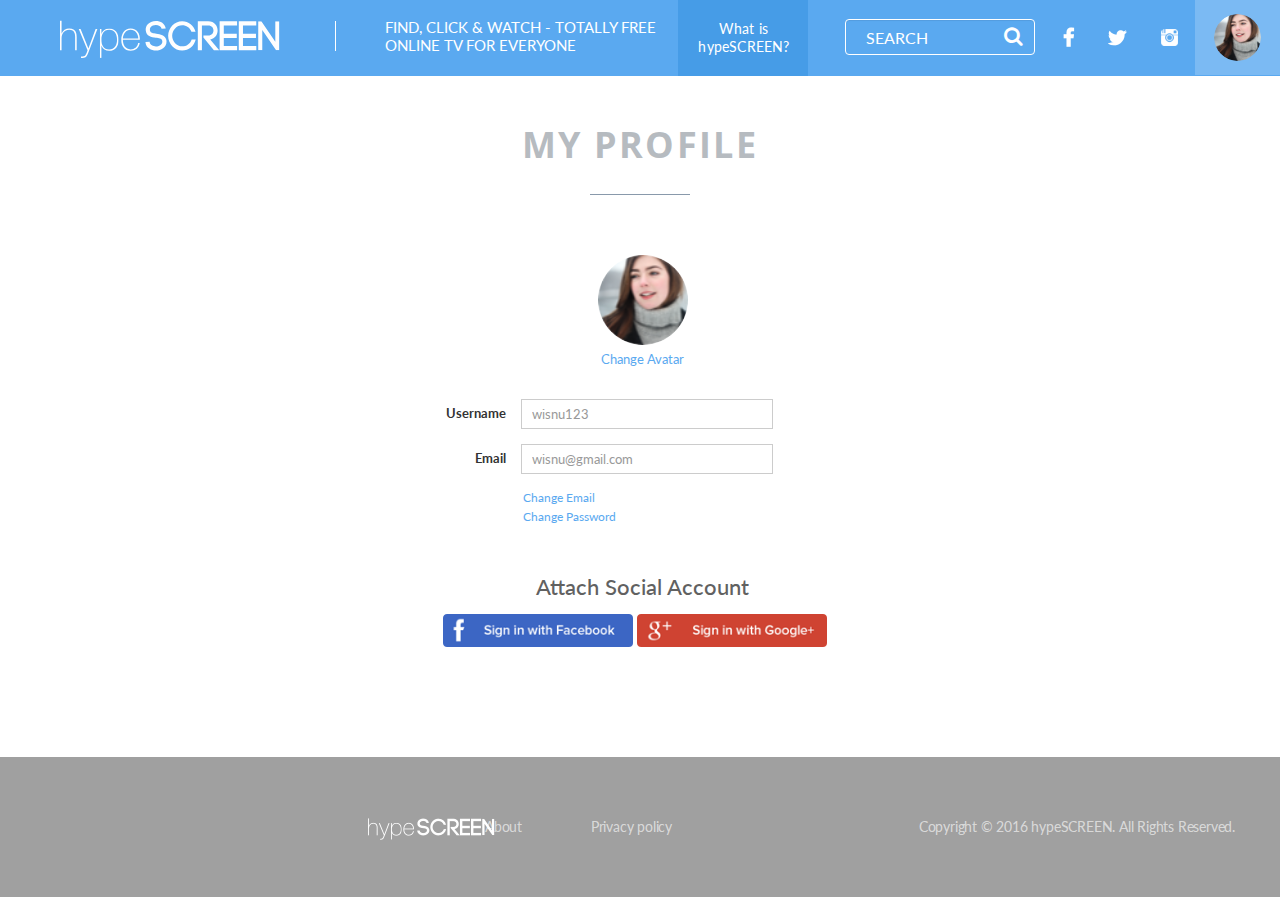
<file: user-profile.html>
<!DOCTYPE html>
<html lang="en">

<head>
    <meta charset="utf-8">
    <meta http-equiv="X-UA-Compatible" content="IE=edge">
    <meta name="viewport" content="width=device-width, initial-scale=1">
    <meta name="description" content="Web TV Worth Watching">
    <meta name="author" content="">
    <link rel="shortcut icon" type="image/png" href="http://hypescreen.com/static/base/images/favicon.png"/>
    <title>hypeSCREEN</title>
    <link href="https://maxcdn.bootstrapcdn.com/font-awesome/4.7.0/css/font-awesome.min.css" rel="stylesheet">
    <link href="styles/css/ie10-viewport-bug-workaround.css" rel="stylesheet">
    <link href="styles/css/main.css" rel="stylesheet">
    <link href="https://fonts.googleapis.com/css?family=Lato:300,400,700|Open+Sans:400,700" rel="stylesheet"> 
    <!--[if lt IE 9]>
      <script src="js/html5shiv.min.js"></script>
      <script src="js/respond.min.js"></script>
    <![endif]-->
</head>

<body>
    <!--==========================================
                        Header 
    ===========================================-->
    <header>
        <nav class="navbar navbar-hypescreen">
            <div class="container-fluid">
            
                <!-- Nav mobile -->
                <div class="nav-mobile">
                    <a id="show-sidenav"> 
                        <img src="images/icon/bars_icon.svg" class="bars-icon" /> 
                        <img src="images/icon/close_icon.svg" class="close-icon" /> 
                    </a>
                </div>

                <!-- Logo -->
                <div class="navbar-header"> 
                    <a class="navbar-brand" href="user-login.html"><img src="images/logo.svg" alt="logo" title="logo"></a>
                    <p class="tagline">
                        FIND, CLICK &amp; WATCH - TOTALLY FREE <br/>ONLINE TV FOR EVERYONE
                    </p> 
                </div>

                <!-- Navbar menu -->
                <ul class="nav navbar-nav navbar-right">
                    <li class="about-nav"><a href="about.html">What is hypeSCREEN?</a></li>
                    <li class="form-nav">
                        <form class="form-search navbar-form navbar-left">
                            <div class="form-group">
                                  <input type="text" class="form-control" placeholder="Search">
                                    <button type="submit" class="btn btn-submit"><i class="fa fa-search"></i></button>
                            </div>
                        </form>
                    </li>
                    <li class="hidden-xs hidden-sm"><a href=""><i class="fa fa-facebook"></i></a></li>
                    <li class="hidden-xs hidden-sm"><a href=""><i class="fa fa-twitter"></i></a></li>
                    <li class="hidden-xs hidden-sm"><a href="https://www.instagram.com/hypescreen/"><img class="instagram-icon" src="images/icon/instagram.png"/></a></li>
                    
                    <!-- User not login -->
                    <!-- <li class="nav-signup"><a href="#">Sign Up</a></li> 
                    <li class="nav-login"><a href="#" data-toggle="modal" data-target="#loginModal">LOG IN</a></li> -->

                    <!-- User login -->
                    <li class="dropdown user-login">
                        <a href="#" class="dropdown-toggle" data-toggle="dropdown" role="button" aria-haspopup="true" aria-expanded="false"><img src="images/user.png" class="user-img" alt="user" title="user" /></a>
                        <ul class="dropdown-menu">
                            <li><a href="#">My profile</a></li>
                            <li><a href="index.html">Log out</a></li> 
                        </ul>
                    </li>
                </ul>
            </div> 
        </nav>
    </header>

    <!--==========================================
                        Main
    ===========================================-->
    <main>


        <!--==========================================
                            SIDENAV
        ===========================================-->
        <aside class="sidenav">
            <nav> 

                <!-- List menu -->
                <ul class="list-menu">
                    <li class="active">
                        <a href="user-login.html">
                            <img class="is-visible" src="images/icon/sidenav/newsfeed.svg"/> 
                            <img class="is-hidden" src="images/icon/sidenav/newsfeed_blue.svg"/> 
                            Newsfeed
                        </a>
                    </li>
                    <li>
                        <a href="browse.html">
                            <img class="is-visible" src="images/icon/sidenav/browse_shows.svg"/> 
                            <img class="is-hidden" src="images/icon/sidenav/browse_shows_blue.svg"/> 
                            Browse shows
                        </a>
                    </li>
                    <li>
                        <a href="my-favorites.html">
                            <img class="is-visible" src="images/icon/sidenav/favorites.svg"/> 
                            <img class="is-hidden" src="images/icon/sidenav/favorites_blue.svg"/> 
                            Favorites
                        </a>
                        <div class="separate">|</div>
                        <a href="my-watchlist.html">Watchlist</a>
                    </li>
                    <li>
                        <a href="#">
                            <img class="is-visible" src="images/icon/sidenav/comment.svg"/> 
                            <img class="is-hidden" src="images/icon/sidenav/comment_blue.svg"/> 
                            The Hypescreen Report
                        </a>
                    </li>
                </ul>

                <div class="sidenav-tab">
                    
                    <ul class="list-inline">
                        <li class="active"><a href="#categories" data-toggle="tab">Categories</a></li>
                        <li><a href="#top-shows" data-toggle="tab">Top Shows</a></li>
                    </ul>

                    <div class="tab-content">

                        <!-- Filter -->
                        <div id="categories" class="filter tab-pane active fade in">

                            <!-- Filter Header -->
                            <div class="filter-header visible-xs visible-sm">
                                <h2>- CHOOSE YOUR CATEGORIES -</h2>
                            </div>

                            <!-- Filter Body -->
                            <div class="filter-body">

                                <!-- Filter Tags -->
                                <div class="filter-tags">

                                    <button type="button" class="btn btn-tag btn-tag-image" data-color="default" 
                                        data-slug="business-tech">
                                        <div class="image">
                                            <img src="images/tags/business_technology.jpg" alt="Business & tech" 
                                            title="Business & tech"/>
                                        </div>
                                        <span>BUSINESS &amp; TECH</span>
                                    </button>

                                    <button type="button" class="btn btn-tag btn-tag-image" data-color="default" 
                                        data-slug="food-drink">
                                        <div class="image">
                                            <img src="images/tags/food_drink.jpg" alt="Food & Drink" title="Food & Drink"/>
                                        </div>
                                        <span>FOOD &amp; DRINK</span>
                                    </button>

                                    <button type="button" class="btn btn-tag btn-tag-image" data-color="default" 
                                        data-slug="funny">
                                        <div class="image">
                                            <img src="images/tags/funny.jpg" alt="Funny" title="Funny"/>
                                        </div>
                                        <span>FUNNY</span>
                                    </button>

                                    <button type="button" class="btn btn-tag btn-tag-image" data-color="default" 
                                        data-slug="nerd-culture">
                                        <div class="image">
                                            <img src="images/tags/nerd_culture.jpg" alt="Nerd Culture" title="Nerd Culture"/>
                                        </div>
                                        <span>NERD CULTURE</span>
                                    </button>

                                    <button type="button" class="btn btn-tag btn-tag-image" data-color="default" 
                                        data-slug="pop-culture">
                                        <div class="image">
                                            <img src="images/tags/pop_culture.jpg" alt="Pop Culture" title="Pop Culture"/>
                                        </div>
                                        <span>POP CULTURE</span>
                                    </button>

                                    <button type="button" class="btn btn-tag btn-tag-image" data-color="default" 
                                        data-slug="real-stories">
                                        <div class="image">
                                            <img src="images/tags/real_stories.jpg" alt="Real Stories" title="Real Stories"/>
                                        </div>
                                        <span>REAL STORIES</span>
                                    </button>

                                    <button type="button" class="btn btn-tag btn-tag-image" data-color="default" 
                                        data-slug="science-nature">
                                        <div class="image">
                                            <img src="images/tags/science_nature.jpg" alt="Science Nature" title="Science Nature"/>
                                        </div>
                                        <span>SCIENCE &amp; NATURE</span>
                                    </button>

                                    <button type="button" class="btn btn-tag btn-tag-image" data-color="default" 
                                        data-slug="style-beauty">
                                        <div class="image">
                                            <img src="images/tags/style_beauty.jpg" alt="Style Beauty" title="Style Beauty"/>
                                        </div>
                                        <span>STYLE &amp; BEAUTY</span>
                                    </button>

                                    <button type="button" class="btn btn-tag btn-tag-image" data-color="default" 
                                        data-slug="web-series">
                                        <div class="image">
                                            <img src="images/tags/web_series.jpg" alt="Web Series" title="Web Series"/>
                                        </div>
                                        <span>WEB SERIES</span>
                                    </button>

                                    <button type="button" class="btn btn-tag btn-tag-image" data-color="default" 
                                        data-slug="youtubers">
                                        <div class="image">
                                            <img src="images/tags/youtubers.jpg" alt="Youtubers" title="Youtubers"/>
                                        </div>
                                        <span>YOUTUBERS</span>
                                    </button>

                                </div>

                                <!-- Filter Action -->
                                <div class="filter-action clearfix">
                                    <div class="pull-left">
                                        <a href="#" class="btn btn-link">Clear All</a>
                                        <a href="#" class="btn btn-link">Select All</a>
                                    </div>
                                    <div class="pull-right">
                                        <div class="dropdown">
                                            <button class="btn btn-link dropdown-toggle" type="button" id="dropdownMenu1" data-toggle="dropdown" aria-haspopup="true" aria-expanded="true">
                                                All Publishers <i class="fa fa-caret-down"></i>
                                            </button>
                                            <ul class="dropdown-menu" aria-labelledby="dropdownMenu1">
                                                <li><a href="#">Action</a></li>
                                                <li><a href="#">Another action</a></li>
                                                <li><a href="#">Something else here</a></li>
                                                <li role="separator" class="divider"></li>
                                                <li><a href="#">Separated link</a></li>
                                            </ul>
                                        </div>
                                    </div>
                                </div>

                                <!-- Filter More Tags -->
                                <div class="filter-more-tags collapse" id="MoreTags">
                                    
                                        <button type="button" class="btn btn-tag" data-color="default" data-slug="animation">
                                            Animation
                                        </button>
                                    
                                        <button type="button" class="btn btn-tag" data-color="default" data-slug="art-dance">
                                            Art &amp; Dance
                                        </button>
                                    
                                        <button type="button" class="btn btn-tag" data-color="default" data-slug="automotive">
                                            Automotive
                                        </button>
                                    
                                        <button type="button" class="btn btn-tag" data-color="default" data-slug="celebs">
                                            Celebs
                                        </button>
                                    
                                        <button type="button" class="btn btn-tag" data-color="default" data-slug="classics">
                                            Classics
                                        </button>
                                    
                                        <button type="button" class="btn btn-tag" data-color="default" data-slug="diy-life-hacks">
                                            DIY &amp; Life Hacks
                                        </button>
                                    
                                        <button type="button" class="btn btn-tag" data-color="default" data-slug="documentary">
                                            Documentary
                                        </button>
                                    
                                        <button type="button" class="btn btn-tag" data-color="default" data-slug="drama">
                                            Drama
                                        </button>
                                    
                                        <button type="button" class="btn btn-tag" data-color="default" data-slug="game-shows">
                                            Game Shows
                                        </button>
                                    
                                        <button type="button" class="btn btn-tag" data-color="default" data-slug="gaming">
                                            Gaming
                                        </button>
                                    
                                        <button type="button" class="btn btn-tag" data-color="default" data-slug="health-wellness">
                                            Health &amp; Wellness
                                        </button>
                                    
                                        <button type="button" class="btn btn-tag" data-color="default" data-slug="history">
                                            History
                                        </button>
                                    
                                        <button type="button" class="btn btn-tag" data-color="default" data-slug="home-hospitality">
                                            Home &amp; Hospitality
                                        </button>
                                    
                                        <button type="button" class="btn btn-tag" data-color="default" data-slug="informational">
                                            Informational
                                        </button>
                                    
                                        <button type="button" class="btn btn-tag" data-color="default" data-slug="instructional">
                                            Instructional
                                        </button>
                                    
                                        <button type="button" class="btn btn-tag" data-color="default" data-slug="interviews">
                                            Interviews
                                        </button>
                                    
                                        <button type="button" class="btn btn-tag" data-color="default" data-slug="jokes-sketch-comedy">
                                            Jokes &amp; Sketch Comedy
                                        </button>
                                    
                                        <button type="button" class="btn btn-tag" data-color="default" data-slug="lgbt">
                                            LGBT
                                        </button>
                                    
                                        <button type="button" class="btn btn-tag" data-color="default" data-slug="love-dating">
                                            Love &amp; Dating
                                        </button>
                                    
                                        <button type="button" class="btn btn-tag" data-color="default" data-slug="movies-tv">
                                            Movies &amp; TV
                                        </button>
                                    
                                        <button type="button" class="btn btn-tag" data-color="default" data-slug="music">
                                            Music
                                        </button>
                                    
                                        <button type="button" class="btn btn-tag" data-color="default" data-slug="news">
                                            News
                                        </button>
                                    
                                        <button type="button" class="btn btn-tag" data-color="default" data-slug="our-faves">
                                            Our Faves
                                        </button>
                                    
                                        <button type="button" class="btn btn-tag" data-color="default" data-slug="parenthood">
                                            Parenthood
                                        </button>
                                    
                                        <button type="button" class="btn btn-tag" data-color="default" data-slug="pranks">
                                            Pranks
                                        </button>
                                    
                                        <button type="button" class="btn btn-tag" data-color="default" data-slug="reality">
                                            Reality
                                        </button>
                                    
                                        <button type="button" class="btn btn-tag" data-color="default" data-slug="reviews">
                                            Reviews
                                        </button>
                                    
                                        <button type="button" class="btn btn-tag" data-color="default" data-slug="sci-fi">
                                            Sci Fi
                                        </button>
                                    
                                        <button type="button" class="btn btn-tag" data-color="default" data-slug="sports">
                                            Sports
                                        </button>
                                    
                                        <button type="button" class="btn btn-tag" data-color="default" data-slug="talk-shows">
                                            Talk Shows
                                        </button>
                                    
                                        <button type="button" class="btn btn-tag" data-color="default" data-slug="teens">
                                            Teens
                                        </button>
                                    
                                        <button type="button" class="btn btn-tag" data-color="default" data-slug="thriller">
                                            Thriller
                                        </button>
                                    
                                        <button type="button" class="btn btn-tag" data-color="default" data-slug="travel">
                                            Travel
                                        </button>
                                    
                                </div>

                                <!-- Button Filter More Tags -->
                                <div class="btn-more-tags">
                                    <a class="btn btn-link collapsed" role="button" data-toggle="collapse" href="#MoreTags" aria-expanded="false" aria-controls="MoreTags">
                                        <img src="images/icon/tags_icon.svg"/>&nbsp; <span>More Tags</span>
                                    </a> 
                                </div> 
                            </div>
                        </div> 

                        <!-- Top Shows -->
                        <div id="top-shows" class="top-shows tab-pane fade">
                            <h2 class="visible-xs visible-sm">TOP SHOWS: </h2>
                            <div class="top-shows-dropdown"> 
                                <div class="btn-group clearfix">
                                    <button type="button" class="btn btn-primary">Funny</button>
                                    <button type="button" class="btn btn-primary dropdown-toggle" data-toggle="dropdown" aria-haspopup="true" aria-expanded="false">
                                        <i class="fa fa-caret-down"></i>
                                    </button>
                                    <ul class="dropdown-menu">
                                        <li><a href="#">Action</a></li>
                                        <li><a href="#">Another action</a></li>
                                        <li><a href="#">Something else here</a></li>
                                        <li role="separator" class="divider"></li>
                                        <li><a href="#">Separated link</a></li>
                                    </ul>
                                </div>
                            </div>
                            <div class="clearfix"></div>
                            <ul>
                                <li>
                                    <a href="#">
                                        <img src="images/top_shows/ice_hockey.png" alt="ice hockey" title="ice hockey">
                                        <h5 class="title">
                                            <span>Comedians In Cars Getting Coffee</span>
                                        </h5>
                                    </a>
                                </li>
                                <li>
                                    <a href="#">
                                        <img src="images/top_shows/pewdiepie.png" alt="pewdiepie" title="pewdiepie">
                                        <h5 class="title">
                                            <span>Every Single Step w/ Nigel Lythgoe</span>
                                        </h5>
                                    </a>
                                </li>
                                <li>
                                    <a href="#">
                                        <img src="images/top_shows/klub.png" alt="klub" title="klub">
                                        <h5 class="title">
                                            <span>Conde Nast Traveler</span>
                                        </h5>
                                    </a>
                                </li>
                                <li>
                                    <a href="#">
                                        <img src="images/top_shows/kontrafakt.png" alt="kontrafakt" title="kontrafakt">
                                        <h5 class="title">
                                            <span>Donald Trump's The Art of The Deal </span>
                                        </h5>
                                    </a>
                                </li>
                                <li>
                                    <a href="#">
                                        <img src="images/top_shows/moto.png" alt="moto" title="moto">
                                        <h5 class="title">
                                            <span>BlackBoxTV Presents | Horror Anthology Series</span>
                                        </h5>
                                    </a>
                                </li>
                                <li>
                                    <a href="#">
                                        <img src="images/top_shows/camel.png" alt="camel" title="camel">
                                        <h5 class="title">
                                            <span>Fear of the Walking Dead Flight 462</span>
                                        </h5>
                                    </a>
                                </li>
                            </ul>
                            <a href="#" class="go-to">GO TO ALL <img src="images/icon/arrow_right_icon.svg"/></a>
                        </div>
                        
                    </div>

                </div>

                <!-- Subscribe form -->
                <div class="subscribe-form"> 
                    <form>
                        <div class="form-group">
                            <input type="text" name="email_subscribe" class="form-control" placeholder="Subscribe to our newsletter"/>
                        </div>
                        <button type="button" class="btn btn-primary" data-toggle="modal" data-target="#subscriberModal">Subscribe</button>
                    </form>
                </div>
            </nav>
            <div id="nav-backdrop"></div>
        </aside>


        <!--==========================================
                        MAIN CONTENT
        ===========================================-->
        <div class="main-content">
            <div class="container">

                <div class="user-profile">
                    <h2 class="content-heading">MY PROFILE</h2>
                                    
                    <div class="profile-settings">
                        <form class="form-horizontal">
                            <div class="avatar">
                                <img src="images/user.png" alt="user" title="user"/>
                                <a id="change-avatar" role="button">Change Avatar</a>
                            </div>
                            <div class="form-group">
                                <label for="username" class="col-xs-3 control-label">Username</label>
                                <div class="col-xs-9">
                                    <input type="username" class="form-control" id="username" placeholder="wisnu123">
                                </div>
                            </div>
                            <div class="form-group">
                                <label for="email" class="col-xs-3 control-label">Email</label>
                                <div class="col-xs-9">
                                    <input type="email" class="form-control" id="email" placeholder="wisnu@gmail.com">
                                </div>
                            </div>
                            <div class="change-link">
                                <a href="#">Change Email</a>
                                <a href="#">Change Password</a>
                            </div>
                        </form>

                        <div class="social-account">
                            <h2>Attach Social Account</h2>
                            <a href="#"><img src="images/sign_in_fb.png"/></a>
                            <a href="#"><img src="images/sign_in_google.png"/></a>
                        </div>
                    </div>

                    <div id="change-avatar-box">
                        <form>
                            <div class="avatar-list">
                                <label>
                                    <input type="radio" name="avatarinput" value="blue" />
                                    <img src="images/avatar/blue.jpg" class="img-responsive" />
                                </label>
                                <label>
                                    <input type="radio" name="avatarinput" value="purple" />
                                    <img src="images/avatar/purple.jpg" class="img-responsive" />
                                </label>
                                <label>
                                    <input type="radio" name="avatarinput" value="brown" />
                                    <img src="images/avatar/brown.jpg" class="img-responsive" />
                                </label>                            
                                <label>
                                    <input type="radio" name="avatarinput" value="maroon" />
                                    <img src="images/avatar/maroon.jpg" class="img-responsive" />
                                </label>                          
                                <label>
                                    <input type="radio" name="avatarinput" value="orange" />
                                    <img src="images/avatar/orange.jpg" class="img-responsive" />
                                </label>
                                <label>
                                    <input type="radio" name="avatarinput" value="yellow" />
                                    <img src="images/avatar/yellow.jpg" class="img-responsive" />
                                </label>
                                <label>
                                    <input type="radio" name="avatarinput" value="turquoise" />
                                    <img src="images/avatar/turquoise.jpg" class="img-responsive" />
                                </label>
                                <label>
                                    <input type="radio" name="avatarinput" value="pink" />
                                    <img src="images/avatar/pink.jpg" class="img-responsive" />
                                </label>
                                <label>
                                    <input type="radio" name="avatarinput" value="green" />
                                    <img src="images/avatar/green.jpg" class="img-responsive" />
                                </label>
                            </div>
                            <button class="btn btn-primary">Save New Avatar</button>
                        </form>
                    </div>

                </div>

            </div>
        </div>
    </main>

    <!--==========================================
                        Footer
    ===========================================-->
    <footer id="footer" class="footer">
        <div class="footer-inner container">
            <div class="footer-logo">
                <a href="user-login.html">
                    <img src="images/logo_footer.png" alt="logo" title="logo" />
                </a>
            </div>
            <div class="footer-links">
                <ul class="list-inline">
                    <li><a href="#">About</a></li>
                    <li><a href="#">Privacy policy</a></li>
                </ul>
            </div>
            <div class="footer-copyright">
                <span>Copyright &copy; 2016 <a href="#">hypeSCREEN</a>. All Rights Reserved.</span>
            </div>
        </div>
    </footer>

    <!-- LOG IN Modal -->
    <div class="modal fade v-middle login-modal" id="loginModal" tabindex="-1" role="dialog" aria-labelledby="loginModalLabel">
        <div class="modal-dialog" role="document">
            <div class="modal-content">
                <div class="modal-header">
                    <button type="button" class="close" data-dismiss="modal" aria-label="Close"><img src="images/icon/close_modal_icon.svg"/></button>
                    <img src="images/logo_lg.png" alt="logo" title="logo" />
                </div>
                <div class="modal-body">
                    <div class="auth">
                        <a href="user-login.html" class="facebook"><img src="images/sign_in_fb.png"/></a>
                        <a href="user-login.html" class="google-plus"><img src="images/sign_in_google.png"/></a>
                    </div>
                    <form>
                        <div class="form-group">
                            <input type="email" class="form-control" id="email" placeholder="Email">
                        </div>
                        <div class="form-group">
                            <input type="password" class="form-control" id="password" placeholder="Password">
                        </div> 

                        <!-- Button Login --> <!-- <button type="submit" class="btn btn-primary btn-login">Log in</button> -->

                        <!-- For demo page --> <a href="user-login.html" class="btn btn-primary btn-login">Log in</a>
                        
                        <a href="#" class="btn btn-link btn-signup">Or sign up here</a>
                    </form>
                </div> 
            </div>
        </div>
    </div>

    <!-- SUBSCRIBER MODAL -->
    <div class="modal fade v-middle subscriber-modal" id="subscriberModal" tabindex="-1" role="dialog" aria-labelledby="subscriberModalLabel">
        <div class="modal-dialog" role="document">
            <div class="modal-content">
                <div class="modal-header">
                    <button type="button" class="close" data-dismiss="modal" aria-label="Close"><img src="images/icon/close_modal_icon.svg"/></button>
                    <img src="images/logo_lg.png" alt="logo" title="logo" />
                    <div class="subscribe-img">
                        <img src="images/subscribe_img.png" class="img-responsive" alt="subscribe" title="subscribe"/>
                    </div>
                </div>
                <div class="modal-body">
                    <h2>
                        Get the best shows online <br/>
                        delivered straight to your inbox.
                    </h2>
                    <!-- Subscribe form -->
                    <div class="subscribe-form"> 
                        <form>
                            <div class="form-group">
                                <input id="email_subscribe" type="email" name="email_subscribe" class="form-control" placeholder="Enter your email address"/>
                            </div>
                            <button type="submit" class="btn btn-primary">Subscribe</button>
                        </form>
                    </div>
                    <h3>
                        Or sign up, <br/>
                        to get the newsletter + full access to site.
                    </h3>
                    <a href="#" class="btn btn-primary btn-signup" data-toggle="modal" data-target="#signupModal" data-dismiss="modal">Sign Up</a>
                </div> 
            </div>
        </div>
    </div>
    <!--==========================================
                  Javascript core
    ===========================================-->
    <script src="js/jquery.min.js"></script>
    <!-- <script src="js/modernizr.min.js"></script>   -->
    <script src="js/bootstrap.min.js"></script>
    <script src="js/ie10-viewport-bug-workaround.js"></script>
    <script src="js/custom.js"></script>

    <script type="text/javascript">
        
        $('#change-avatar').click(function() {

            $(this).parent().parent().parent().toggleClass('active');
            $(this).html($(this).text() == 'Cancel' ? 'Change Avatar' : 'Cancel');
            $('#change-avatar-box').toggleClass('active');

        });

        if ($(window).width() < 669 ) {
            $('#change-avatar-box').appendTo('.avatar');
        }

    </script>

</body>

</html>
</file>
<file: styles/css/ie10-viewport-bug-workaround.css>
/*!
 * IE10 viewport hack for Surface/desktop Windows 8 bug
 * Copyright 2014-2015 Twitter, Inc.
 * Licensed under MIT (https://github.com/twbs/bootstrap/blob/master/LICENSE)
 */

/*
 * See the Getting Started docs for more information:
 * http://getbootstrap.com/getting-started/#support-ie10-width
 */
@-ms-viewport     { width: device-width; }
@-o-viewport      { width: device-width; }
@viewport         { width: device-width; }
</file>
